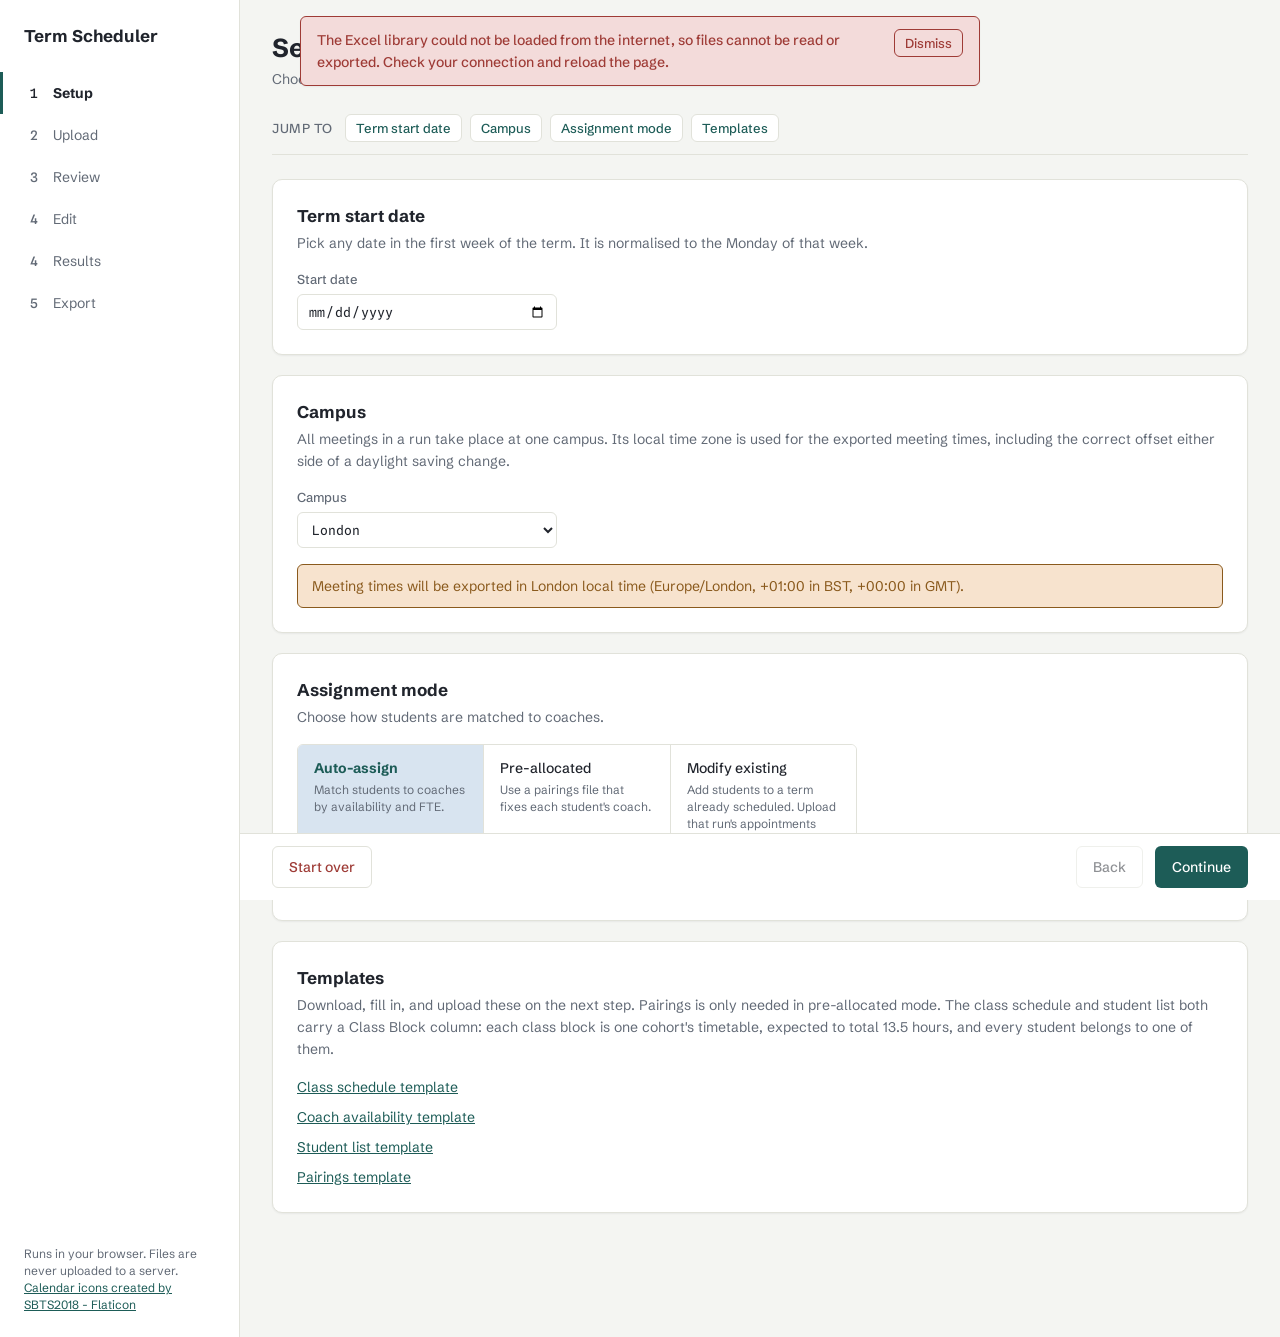
<file: index.html>
<!doctype html>
<html lang="en">
<head>
  <meta charset="UTF-8" />
  <meta name="viewport" content="width=device-width, initial-scale=1.0" />
  <title>Term Scheduler</title>
  <link rel="icon" href="favicon.png" type="image/png">
  <link rel="stylesheet" href="styles.css" />
  <!-- SPEC.md §2: SheetJS from CDN is the app's only external request. If it
       fails to load, app.js says so on screen rather than breaking silently. -->
  <script src="https://cdn.sheetjs.com/xlsx-latest/package/dist/xlsx.full.min.js"></script>
</head>
<body>
  <noscript>
    <p class="noscript-notice">
      This tool needs JavaScript to read your spreadsheets and build the schedule. Turn JavaScript on for this page and reload.
    </p>
  </noscript>

  <div id="app-alerts" class="alerts" role="region" aria-label="Notifications"></div>

  <div class="app">

    <nav class="rail" aria-label="Progress">
      <div class="wordmark">Term Scheduler</div>
      <ol class="rail-steps" id="stepper-list">
        <li>
          <button type="button" class="stepper-item" data-step="setup">
            <span class="stepper-index">1</span>
            <span class="stepper-label">Setup</span>
          </button>
        </li>
        <li>
          <button type="button" class="stepper-item" data-step="upload">
            <span class="stepper-index">2</span>
            <span class="stepper-label">Upload</span>
          </button>
        </li>
        <li>
          <button type="button" class="stepper-item" data-step="review">
            <span class="stepper-index">3</span>
            <span class="stepper-label">Review</span>
          </button>
        </li>
        <li>
          <button type="button" class="stepper-item" data-step="edit" hidden>
            <span class="stepper-index">4</span>
            <span class="stepper-label">Edit</span>
          </button>
        </li>
        <li>
          <button type="button" class="stepper-item" data-step="results">
            <span class="stepper-index" id="results-step-index">4</span>
            <span class="stepper-label">Results</span>
          </button>
        </li>
        <li>
          <button type="button" class="stepper-item" data-step="export">
            <span class="stepper-index">5</span>
            <span class="stepper-label">Export</span>
          </button>
        </li>
      </ol>
      <p class="rail-note">Runs in your browser. Files are never uploaded to a server. <a href="https://www.flaticon.com/free-icons/calendar" title="calendar icons">Calendar icons created by SBTS2018 - Flaticon</a></p>
    </nav>

    <main class="app-main">

      <!-- Step 1: Setup -->
      <section class="step-panel" data-step="setup">
        <h1 class="page-title">Set up the term</h1>
        <p class="page-sub">Choose the term start date and how students are matched to coaches.</p>

        <nav class="jump-bar" data-jump="setup" aria-label="Jump to a section on this page" hidden></nav>

        <div class="card">
          <h2>Term start date</h2>
          <p class="help-text">Pick any date in the first week of the term. It is normalised to the Monday of that week.</p>
          <label class="field">
            <span>Start date</span>
            <input type="date" id="start-date-input" />
          </label>
          <p id="date-notice" class="banner banner-inline" hidden></p>
        </div>

        <div class="card">
          <h2>Campus</h2>
          <p class="help-text">All meetings in a run take place at one campus. Its local time zone is used for the exported meeting times, including the correct offset either side of a daylight saving change.</p>
          <label class="field">
            <span>Campus</span>
            <select id="campus-select"></select>
          </label>
          <p id="campus-notice" class="banner banner-inline"></p>
        </div>

        <div class="card">
          <h2>Assignment mode</h2>
          <p class="help-text">Choose how students are matched to coaches.</p>
          <div class="toggle-group" role="radiogroup" aria-label="Assignment mode">
            <label class="toggle-option">
              <input type="radio" name="mode" id="mode-auto" value="auto" />
              <span>
                <strong>Auto-assign</strong>
                <small>Match students to coaches by availability and FTE.</small>
              </span>
            </label>
            <label class="toggle-option">
              <input type="radio" name="mode" id="mode-pre-allocated" value="pre-allocated" />
              <span>
                <strong>Pre-allocated</strong>
                <small>Use a pairings file that fixes each student's coach.</small>
              </span>
            </label>
            <label class="toggle-option">
              <input type="radio" name="mode" id="mode-modify-existing" value="modify-existing" />
              <span>
                <strong>Modify existing</strong>
                <small>Add students to a term already scheduled. Upload that run's appointments export; only the new students are scheduled and exported.</small>
              </span>
            </label>
          </div>
        </div>

        <div class="card">
          <h2>Templates</h2>
          <p class="help-text">Download, fill in, and upload these on the next step. Pairings is only needed in pre-allocated mode. The class schedule and student list both carry a Class Block column: each class block is one cohort's timetable, expected to total 13.5 hours, and every student belongs to one of them.</p>
          <ul class="template-list">
            <li>
              <a href="templates/class_schedule_template.xlsx" download>Class schedule template</a>
            </li>
            <li>
              <a href="templates/coach_availability_template.xlsx" download>Coach availability template</a>
            </li>
            <li>
              <a href="templates/students_template.xlsx" download>Student list template</a>
            </li>
            <li>
              <a href="templates/pairings_template.xlsx" download>Pairings template</a>
            </li>
          </ul>
        </div>
      </section>

      <!-- Step 2: Upload -->
      <section class="step-panel" data-step="upload" hidden>
        <h1 class="page-title">Upload files</h1>
        <p class="page-sub">Drag and drop each file, or click to choose one. Each file is checked as soon as it is read.</p>

        <nav class="jump-bar" data-jump="upload" aria-label="Jump to a section on this page" hidden></nav>

        <div class="upload-toolbar">
          <button type="button" id="clear-uploads-btn" class="btn btn-destructive">Clear all uploads</button>
        </div>

        <!-- SPEC.md §19.1 — modify-existing mode only: the appointments export
             the previous run produced, read back as the bookings that already
             exist. -->
        <div class="card upload-card" id="existing-appointments-upload-card" hidden>
          <h2>Previous appointments export</h2>
          <p class="help-text">The appointments file the earlier run exported. Its meetings are treated as booked: they hold their coaches' slots, they count towards each coach's load, and the students in it are not scheduled again.</p>
          <label class="dropzone" data-upload="existingAppointments">
            <input type="file" accept=".xlsx" class="file-input" hidden />
            <span class="dropzone-text">Drag and drop the file here, or click to choose</span>
            <span class="dropzone-check" hidden>&#10003;</span>
            <span class="dropzone-filename" hidden></span>
            <span class="dropzone-meta" hidden></span>
            <span class="dropzone-replace" hidden>Replace</span>
          </label>
          <div class="upload-result" hidden></div>
        </div>

        <div class="card upload-card">
          <h2>Class schedule</h2>
          <p class="help-text">One row per class, each naming its class block. A class block is one cohort's whole timetable and is expected to total 13.5 hours. A block that comes to anything else is flagged, but the file is still accepted.</p>
          <label class="dropzone" data-upload="classSchedule">
            <input type="file" accept=".xlsx" class="file-input" hidden />
            <span class="dropzone-text">Drag and drop the file here, or click to choose</span>
            <span class="dropzone-check" hidden>&#10003;</span>
            <span class="dropzone-filename" hidden></span>
            <span class="dropzone-meta" hidden></span>
            <span class="dropzone-replace" hidden>Replace</span>
          </label>
          <div class="upload-result" hidden></div>
        </div>

        <div class="card upload-card">
          <h2>Coach availability</h2>
          <p class="help-text">The weekly windows each coach can meet students in.</p>
          <label class="dropzone" data-upload="coachAvailability">
            <input type="file" accept=".xlsx" class="file-input" hidden />
            <span class="dropzone-text">Drag and drop the file here, or click to choose</span>
            <span class="dropzone-check" hidden>&#10003;</span>
            <span class="dropzone-filename" hidden></span>
            <span class="dropzone-meta" hidden></span>
            <span class="dropzone-replace" hidden>Replace</span>
          </label>
          <div class="upload-result" hidden></div>
        </div>

        <div class="card upload-card">
          <h2>Student list</h2>
          <p class="help-text">One row per student, with the Salesforce contact ID and the class block they belong to.</p>
          <label class="dropzone" data-upload="studentList">
            <input type="file" accept=".xlsx" class="file-input" hidden />
            <span class="dropzone-text">Drag and drop the file here, or click to choose</span>
            <span class="dropzone-check" hidden>&#10003;</span>
            <span class="dropzone-filename" hidden></span>
            <span class="dropzone-meta" hidden></span>
            <span class="dropzone-replace" hidden>Replace</span>
          </label>
          <div class="upload-result" hidden></div>
        </div>

        <div class="card upload-card" id="pairings-upload-card" hidden>
          <h2>Pairings</h2>
          <p class="help-text">Required in pre-allocated mode.</p>
          <label class="dropzone" data-upload="pairings">
            <input type="file" accept=".xlsx" class="file-input" hidden />
            <span class="dropzone-text">Drag and drop the file here, or click to choose</span>
            <span class="dropzone-check" hidden>&#10003;</span>
            <span class="dropzone-filename" hidden></span>
            <span class="dropzone-meta" hidden></span>
            <span class="dropzone-replace" hidden>Replace</span>
          </label>
          <div class="upload-result" hidden></div>
        </div>
      </section>

      <!-- Step 3: Review -->
      <section class="step-panel" data-step="review" hidden>
        <h1 class="page-title">Review capacity</h1>
        <p class="page-sub" id="review-sub">Coach capacity and FTE for the 15 term weeks.</p>

        <nav class="jump-bar" data-jump="review" aria-label="Jump to a section on this page" hidden></nav>

        <div class="ribbon-mount" data-ribbon="review"></div>

        <div class="review-toolbar">
          <button type="button" id="blocking-toggle" class="btn btn-secondary" aria-expanded="false" aria-controls="blocking-sheet">
            Blocked weeks/dates
          </button>
          <span class="help-text" id="blocking-summary"></span>
        </div>

        <div id="review-content"></div>
      </section>

      <!-- Step 4: Edit (SPEC.md §17) -->
      <section class="step-panel" data-step="edit" hidden>
        <h1 class="page-title">Edit the schedule</h1>
        <p class="page-sub" id="edit-sub">Move, place or swap a student's whole placement. No edit is required.</p>

        <nav class="jump-bar" data-jump="edit" aria-label="Jump to a section on this page" hidden></nav>

        <div class="ribbon-mount" data-ribbon="edit"></div>

        <!-- Announces the result of every placement, including a refusal and
             its reason (SPEC.md §17.9). -->
        <p id="edit-live" class="visually-hidden" role="status" aria-live="polite"></p>

        <div id="edit-content"></div>
      </section>

      <!-- Step 5: Results -->
      <section class="step-panel" data-step="results" hidden>
        <h1 class="page-title">Results</h1>
        <p class="page-sub" id="results-sub">The schedule, exceptions, and bookings appear here.</p>

        <nav class="jump-bar" data-jump="results" aria-label="Jump to a section on this page" hidden></nav>

        <div class="ribbon-mount" data-ribbon="results"></div>

        <div id="results-content"></div>

        <!-- SPEC.md §14: the Bookings card. It sat on Results in v1.5, moved to
             Edit in v1.9, and comes back to Results here so Edit holds only the
             tools that change a placement. -->
        <div id="results-bookings-mount"></div>
      </section>

      <!-- Step 6: Export (SPEC.md §7) — every file the run produces, and the
           settings that shape them, on one page. -->
      <section class="step-panel" data-step="export" hidden>
        <h1 class="page-title">Export</h1>
        <p class="page-sub" id="export-sub">The files this run produces, and the column layout they use.</p>

        <nav class="jump-bar" data-jump="export" aria-label="Jump to a section on this page" hidden></nav>

        <div id="export-content"></div>

        <div class="card" id="export-settings-card">
          <h2>
            <button type="button" id="export-settings-toggle" class="export-settings-toggle" aria-expanded="false" aria-controls="export-settings-body">
              Export settings
              <span class="export-settings-caret" aria-hidden="true">&#9656;</span>
            </button>
          </h2>
          <p class="help-text">Rename headers, reorder columns, include or exclude columns, or add fixed-value columns. Changes are saved automatically and applied to the preview and export.</p>
          <div id="export-settings-body" hidden>
            <div class="table-wrap" style="max-height:none">
              <table id="mapping-table">
                <thead>
                  <tr><th>Order</th><th>Include</th><th>Header</th><th>Source / value</th><th></th></tr>
                </thead>
                <tbody id="mapping-tbody"></tbody>
              </table>
            </div>
            <div class="export-settings-actions">
              <button type="button" id="add-constant-btn" class="btn btn-secondary">Add constant column</button>
              <button type="button" id="reset-mapping-btn" class="btn btn-destructive">Reset to defaults</button>
            </div>
          </div>
        </div>
      </section>

    </main>

    <!-- SPEC.md §11.2 / DESIGN.md §3.6: a right-side sheet, not a modal, so
         the tables behind it stay readable while blocks are edited. -->
    <aside class="sheet" id="blocking-sheet" aria-labelledby="blocking-sheet-title" hidden>
      <div class="sheet-head">
        <h2 id="blocking-sheet-title">Blocked weeks and dates</h2>
        <button type="button" class="icon-btn" id="blocking-close" aria-label="Close blocked weeks and dates">&#10005;</button>
      </div>
      <p class="help-text">
        Mark the weeks or dates a coach is away, or choose "All coaches" to close a week or date for everyone — a term
        holiday, say. Meetings move to another week in the same block, keeping the same coach.
      </p>

      <label class="field">
        <span>Coach</span>
        <select id="blocking-coach"></select>
      </label>

      <div class="ribbon-mount" id="blocking-ribbon"></div>
      <p class="help-text">Click a week to block or unblock it for the coach selected above.</p>

      <div class="sheet-row">
        <label class="field">
          <span>Week number</span>
          <input type="number" id="blocking-week-input" min="1" max="15" step="1" />
        </label>
        <button type="button" id="blocking-add-week" class="btn btn-secondary">Add week</button>
      </div>

      <div class="sheet-row">
        <label class="field">
          <span>Date</span>
          <input type="date" id="blocking-date-input" />
        </label>
        <button type="button" id="blocking-add-date" class="btn btn-secondary">Add date</button>
      </div>

      <p id="blocking-notice" class="banner banner-inline" hidden></p>

      <h3 class="sheet-heading">Current blocks</h3>
      <ul class="block-list" id="blocking-list"></ul>

      <div class="sheet-actions">
        <button type="button" id="blocking-clear" class="btn btn-destructive">Clear all blocks</button>
      </div>
    </aside>
  </div>

  <footer class="app-footer">
    <button type="button" id="start-over-btn" class="btn btn-destructive">Start over</button>
    <div class="app-footer-spacer"></div>
    <button type="button" id="back-btn" class="btn btn-secondary">Back</button>
    <button type="button" id="next-btn" class="btn btn-primary">Continue</button>
  </footer>

  <!-- SPEC.md §17.5a: anything that recomputes the schedule clears the manual
       edits, and only after this dialogue says how many will be lost. -->
  <dialog id="edits-discard-dialog" class="dialog" aria-labelledby="edits-discard-title">
    <form method="dialog" id="edits-discard-form">
      <h2 id="edits-discard-title">Discard your manual edits?</h2>
      <p class="help-text" id="edits-discard-body"></p>
      <div class="dialog-actions">
        <button type="submit" value="cancel" class="btn btn-secondary" id="edits-discard-cancel">Keep the edits</button>
        <button type="submit" value="confirm" class="btn btn-destructive" id="edits-discard-confirm">Discard and rebuild</button>
      </div>
    </form>
  </dialog>

  <dialog id="start-over-dialog" class="dialog" aria-labelledby="start-over-title">
    <form method="dialog" id="start-over-form">
      <h2 id="start-over-title">Start over?</h2>
      <p class="help-text" id="start-over-body">
        This clears the files you have uploaded and the schedule built from them. The files on your computer are not
        touched.
      </p>
      <!-- SPEC.md §17.5a: starting over also throws away the manual edits, so
           this dialogue has to say how many. -->
      <p class="banner banner-inline" id="start-over-edits-note" hidden></p>
      <label class="checkbox-field">
        <input type="checkbox" id="start-over-clear-settings" />
        <span>
          Also clear saved settings
          <small>Term start date, assignment mode, FTE values, blocked weeks and dates, and your export column layout.</small>
        </span>
      </label>
      <div class="dialog-actions">
        <button type="submit" value="cancel" class="btn btn-secondary" id="start-over-cancel">Cancel</button>
        <button type="submit" value="confirm" class="btn btn-destructive" id="start-over-confirm">Start over</button>
      </div>
    </form>
  </dialog>

  <script type="module" src="js/app.js"></script>
</body>
</html>
</file>
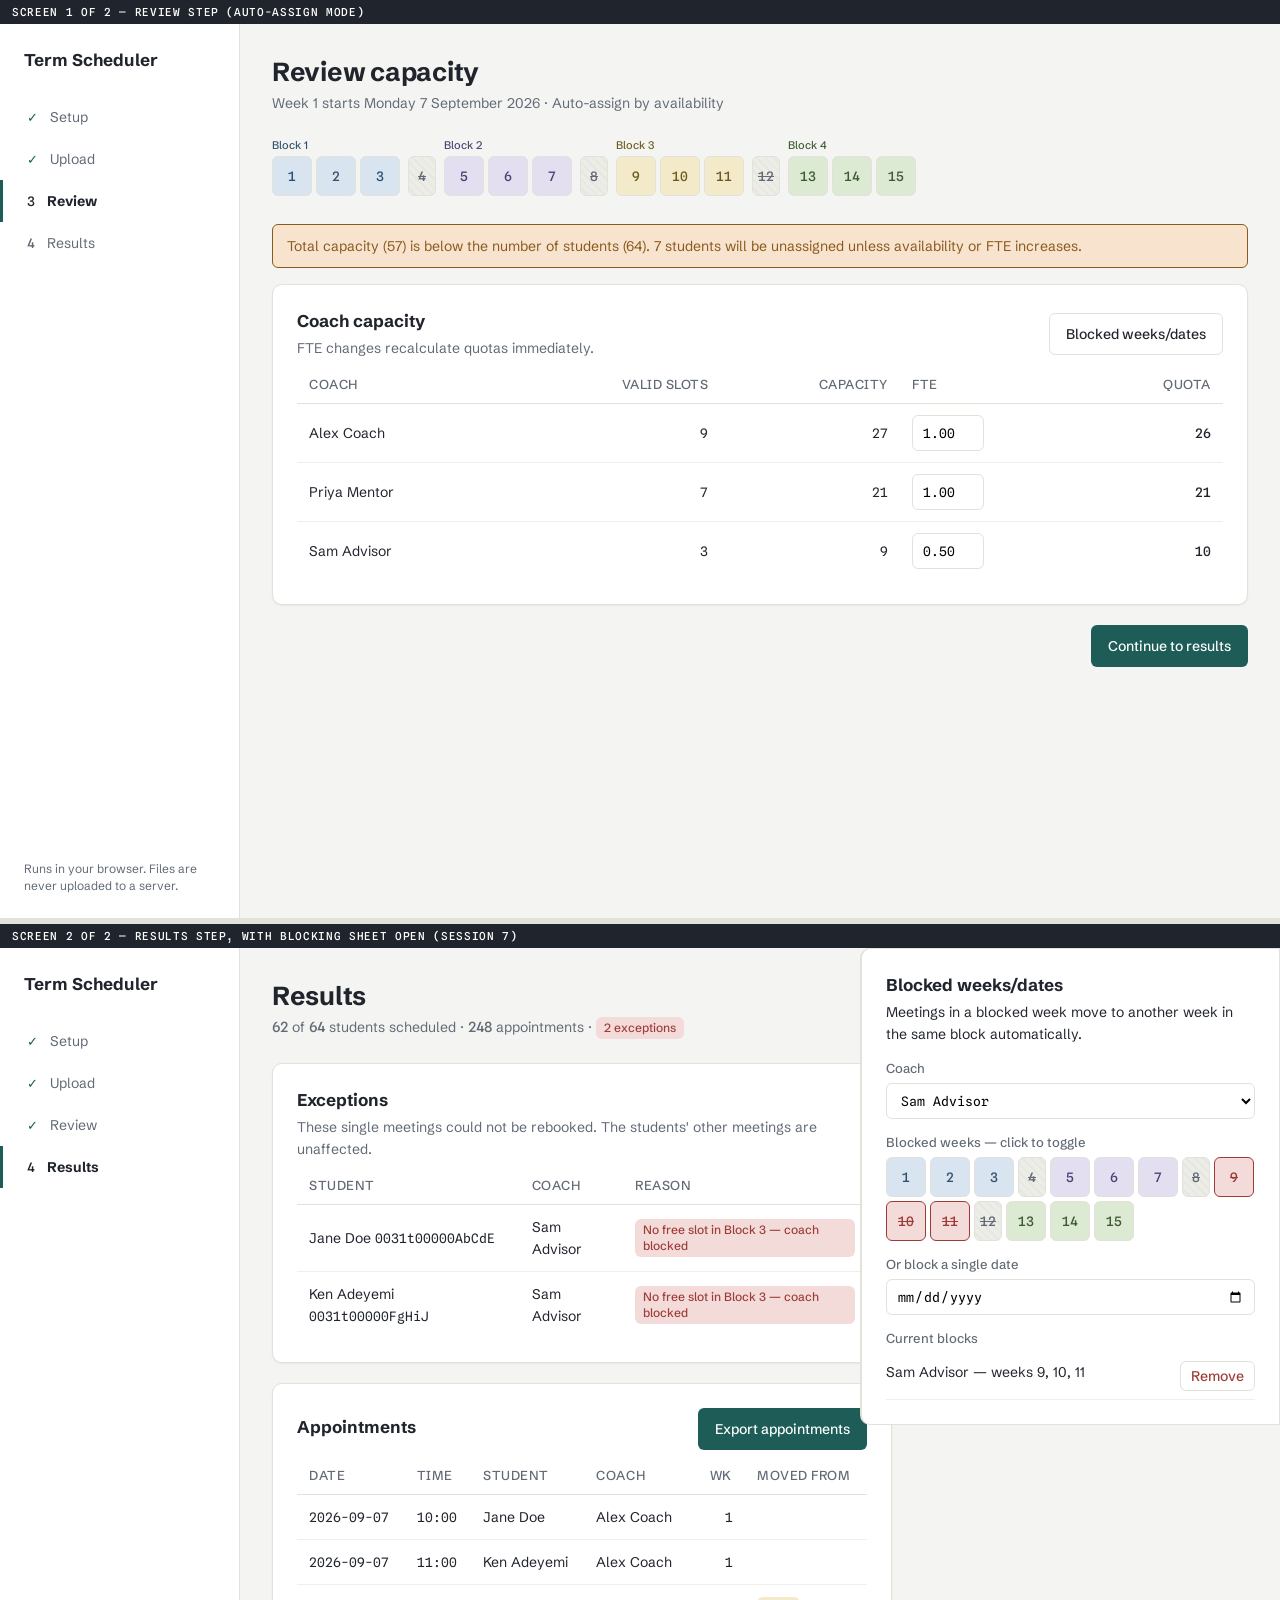
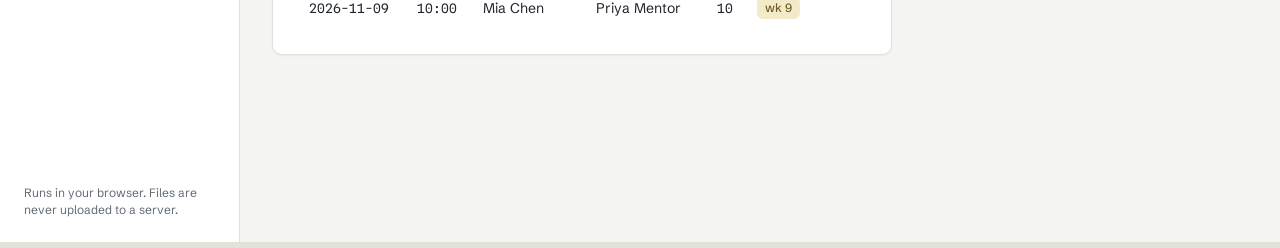
<file: mockup.html>
<!DOCTYPE html>
<html lang="en">
<head>
<meta charset="UTF-8">
<meta name="viewport" content="width=device-width, initial-scale=1">
<title>Term Scheduler — design reference</title>
<link rel="preconnect" href="https://fonts.googleapis.com">
<link href="https://fonts.googleapis.com/css2?family=Schibsted+Grotesk:wght@400;500;700&family=Spline+Sans+Mono:wght@400;500&display=swap" rel="stylesheet">
<style>
:root{
  --paper:#F4F5F2; --surface:#FFFFFF; --ink:#20242C; --ink-2:#626A76;
  --line:#E1E2DA; --action:#1D5C57; --ok-tint:#DCEBE7;
  --b1:#D8E4F0; --b1-deep:#31506F; --b2:#E3DFF0; --b2-deep:#4A4173;
  --b3:#F3EAC9; --b3-deep:#6E5A1E; --b4:#DDEAD3; --b4-deep:#3D5C33;
  --warn:#8A5A1D; --warn-tint:#F7E3CE; --err:#9E3B36; --err-tint:#F3DBDA;
  --dead:#ECEDE7;
  --ui:"Schibsted Grotesk",sans-serif; --mono:"Spline Sans Mono",monospace;
}
*{box-sizing:border-box;margin:0;padding:0}
body{background:var(--paper);color:var(--ink);font:400 14px/22px var(--ui)}
a{color:var(--action)}
.frame{display:flex;min-height:100vh;border-bottom:6px solid var(--line)}
.frame-label{position:sticky;top:0;background:var(--ink);color:#fff;font:500 11px/16px var(--mono);padding:4px 12px;letter-spacing:.06em;text-transform:uppercase;z-index:9}

/* rail */
.rail{width:240px;flex:none;background:var(--surface);border-right:1px solid var(--line);padding:24px 0;display:flex;flex-direction:column}
.wordmark{font:700 17px/24px var(--ui);padding:0 24px 24px}
.step{display:flex;gap:12px;align-items:center;padding:10px 24px;color:var(--ink-2);border-left:3px solid transparent}
.step .n{font:500 13px/18px var(--mono)}
.step.done .n{color:var(--action)}
.step.active{border-left-color:var(--action);color:var(--ink);font-weight:700}
.rail .note{margin-top:auto;padding:16px 24px 0;font-size:12px;line-height:17px;color:var(--ink-2)}

/* main */
.main{flex:1;max-width:1080px;padding:32px}
h1{font:700 26px/32px var(--ui);letter-spacing:-.01em}
.sub{color:var(--ink-2);margin:4px 0 24px}
h2{font:700 17px/24px var(--ui);margin-bottom:4px}
.card{background:var(--surface);border:1px solid var(--line);border-radius:10px;padding:24px;margin-bottom:20px;box-shadow:0 1px 2px rgb(32 36 44 / 6%)}
.card .desc{color:var(--ink-2);margin-bottom:16px}

/* term ribbon */
.ribbon{display:flex;gap:8px;align-items:flex-end;margin:0 0 28px}
.blockgroup{display:flex;flex-direction:column;gap:4px}
.blockgroup>span{font:500 11px/14px var(--ui);color:var(--ink-2)}
.g1>span{color:var(--b1-deep)} .g2>span{color:var(--b2-deep)} .g3>span{color:var(--b3-deep)} .g4>span{color:var(--b4-deep)}
.g1 .wk:not(.dead):not(.blocked){background:var(--b1);color:var(--b1-deep)}
.g2 .wk:not(.dead):not(.blocked){background:var(--b2);color:var(--b2-deep)}
.g3 .wk:not(.dead):not(.blocked){background:var(--b3);color:var(--b3-deep)}
.g4 .wk:not(.dead):not(.blocked){background:var(--b4);color:var(--b4-deep)}
.weeks{display:flex;gap:4px}
.wk{width:40px;height:40px;border:1px solid var(--line);border-radius:6px;background:var(--surface);
    display:flex;align-items:center;justify-content:center;font:500 13px/18px var(--mono)}
.wk.dead{width:28px;background:var(--dead);color:var(--ink-2);text-decoration:line-through;
  background-image:repeating-linear-gradient(45deg,transparent 0 4px,rgb(225 226 218/.55) 4px 6px)}
.wk.blocked{background:var(--err-tint) !important;border-color:var(--err);color:var(--err) !important;text-decoration:line-through}
.wk.warn{position:relative}
.wk.warn::after{content:"";position:absolute;top:4px;right:4px;width:6px;height:6px;border-radius:50%;background:var(--warn)}

/* tables */
table{width:100%;border-collapse:collapse}
th{font:500 13px/18px var(--ui);text-transform:uppercase;letter-spacing:.04em;color:var(--ink-2);
   text-align:left;padding:0 12px 10px;border-bottom:1px solid var(--line)}
td{padding:11px 12px;border-bottom:1px solid rgb(221 225 219/.5)}
tr:last-child td{border-bottom:0}
.mono{font:400 13px/18px var(--mono)} .mono5{font:500 13px/18px var(--mono)}
.num{text-align:right}
input.fte{width:72px;height:36px;border:1px solid var(--line);border-radius:6px;
  font:400 13px/18px var(--mono);padding:0 10px}
input.fte:focus{outline:2px solid var(--action);outline-offset:2px;border-color:var(--action)}

/* chips, banners, buttons */
.chip{display:inline-block;font:500 12px/16px var(--ui);padding:3px 8px;border-radius:6px}
.chip.ok{background:var(--ok-tint);color:var(--action)}
.chip.warn{background:var(--warn-tint);color:var(--warn)}
.chip.exc{background:var(--err-tint);color:var(--err)}
.banner{border:1px solid var(--warn);background:var(--warn-tint);color:var(--warn);
  border-radius:6px;padding:10px 14px;margin-bottom:16px}
.btn{font:500 14px/20px var(--ui);border-radius:6px;padding:10px 16px;border:1px solid transparent;cursor:pointer}
.btn.primary{background:var(--action);color:#fff}
.btn.secondary{background:var(--surface);border-color:var(--line);color:var(--ink)}
.btn.destructive{background:var(--surface);border-color:var(--line);color:var(--err)}
.btn:focus-visible{outline:2px solid var(--action);outline-offset:2px}
.row{display:flex;gap:12px;align-items:center}
.spread{display:flex;justify-content:space-between;align-items:center;margin-bottom:16px}
.summaryline{font:400 14px/22px var(--ui)}
.summaryline .mono5{font-size:14px}

/* blocking sheet */
.sheetwrap{position:relative}
.sheet{position:absolute;right:0;top:0;width:420px;background:var(--surface);
  border:1px solid var(--line);border-left:2px solid var(--line);border-radius:10px 0 0 10px;padding:24px}
select,input[type=date]{height:36px;border:1px solid var(--line);border-radius:6px;font:400 13px/18px var(--mono);padding:0 10px;background:var(--surface);width:100%}
label{font:500 13px/18px var(--ui);color:var(--ink-2);display:block;margin:14px 0 6px}
.blocklist li{list-style:none;display:flex;justify-content:space-between;padding:8px 0;border-bottom:1px solid rgb(221 225 219/.5)}
@media (prefers-reduced-motion:no-preference){.btn,.wk,input.fte{transition:background-color .15s ease-out,border-color .15s ease-out,color .15s ease-out}}
</style>
</head>
<body>

<div class="frame-label">Screen 1 of 2 — Review step (auto-assign mode)</div>
<div class="frame">
  <nav class="rail">
    <div class="wordmark">Term Scheduler</div>
    <div class="step done"><span class="n">✓</span> Setup</div>
    <div class="step done"><span class="n">✓</span> Upload</div>
    <div class="step active"><span class="n">3</span> Review</div>
    <div class="step"><span class="n">4</span> Results</div>
    <div class="note">Runs in your browser. Files are never uploaded to a server.</div>
  </nav>
  <main class="main">
    <h1>Review capacity</h1>
    <p class="sub">Week 1 starts Monday 7 September 2026 · Auto-assign by availability</p>

    <div class="ribbon" aria-label="Term structure">
      <div class="blockgroup g1"><span>Block 1</span><div class="weeks"><div class="wk">1</div><div class="wk">2</div><div class="wk">3</div></div></div>
      <div class="blockgroup"><span>&nbsp;</span><div class="weeks"><div class="wk dead" title="No meetings — excluded week">4</div></div></div>
      <div class="blockgroup g2"><span>Block 2</span><div class="weeks"><div class="wk">5</div><div class="wk">6</div><div class="wk">7</div></div></div>
      <div class="blockgroup"><span>&nbsp;</span><div class="weeks"><div class="wk dead" title="No meetings — excluded week">8</div></div></div>
      <div class="blockgroup g3"><span>Block 3</span><div class="weeks"><div class="wk">9</div><div class="wk">10</div><div class="wk">11</div></div></div>
      <div class="blockgroup"><span>&nbsp;</span><div class="weeks"><div class="wk dead" title="No meetings — excluded week">12</div></div></div>
      <div class="blockgroup g4"><span>Block 4</span><div class="weeks"><div class="wk">13</div><div class="wk">14</div><div class="wk">15</div></div></div>
    </div>

    <div class="banner">Total capacity (57) is below the number of students (64). 7 students will be unassigned unless availability or FTE increases.</div>

    <div class="card">
      <div class="spread">
        <div><h2>Coach capacity</h2><div class="desc" style="margin:0">FTE changes recalculate quotas immediately.</div></div>
        <button class="btn secondary">Blocked weeks/dates</button>
      </div>
      <table>
        <tr><th>Coach</th><th class="num">Valid slots</th><th class="num">Capacity</th><th>FTE</th><th class="num">Quota</th></tr>
        <tr><td>Alex Coach</td><td class="mono num">9</td><td class="mono num">27</td><td><input class="fte" value="1.00"></td><td class="mono5 num">26</td></tr>
        <tr><td>Priya Mentor</td><td class="mono num">7</td><td class="mono num">21</td><td><input class="fte" value="1.00"></td><td class="mono5 num">21</td></tr>
        <tr><td>Sam Advisor</td><td class="mono num">3</td><td class="mono num">9</td><td><input class="fte" value="0.50"></td><td class="mono5 num">10</td></tr>
      </table>
    </div>

    <div class="row" style="justify-content:flex-end"><button class="btn primary">Continue to results</button></div>
  </main>
</div>

<div class="frame-label">Screen 2 of 2 — Results step, with blocking sheet open (Session 7)</div>
<div class="frame">
  <nav class="rail">
    <div class="wordmark">Term Scheduler</div>
    <div class="step done"><span class="n">✓</span> Setup</div>
    <div class="step done"><span class="n">✓</span> Upload</div>
    <div class="step done"><span class="n">✓</span> Review</div>
    <div class="step active"><span class="n">4</span> Results</div>
    <div class="note">Runs in your browser. Files are never uploaded to a server.</div>
  </nav>
  <main class="main sheetwrap">
    <h1>Results</h1>
    <p class="sub summaryline"><span class="mono5">62</span> of <span class="mono5">64</span> students scheduled · <span class="mono5">248</span> appointments · <span class="chip exc">2 exceptions</span></p>

    <div class="card" style="max-width:620px">
      <h2>Exceptions</h2>
      <p class="desc">These single meetings could not be rebooked. The students' other meetings are unaffected.</p>
      <table>
        <tr><th>Student</th><th>Coach</th><th>Reason</th></tr>
        <tr><td>Jane Doe <span class="mono">0031t00000AbCdE</span></td><td>Sam Advisor</td><td><span class="chip exc">No free slot in Block 3 — coach blocked</span></td></tr>
        <tr><td>Ken Adeyemi <span class="mono">0031t00000FgHiJ</span></td><td>Sam Advisor</td><td><span class="chip exc">No free slot in Block 3 — coach blocked</span></td></tr>
      </table>
    </div>

    <div class="card" style="max-width:620px">
      <div class="spread"><h2>Appointments</h2><button class="btn primary">Export appointments</button></div>
      <table>
        <tr><th>Date</th><th>Time</th><th>Student</th><th>Coach</th><th>Wk</th><th>Moved from</th></tr>
        <tr><td class="mono">2026-09-07</td><td class="mono">10:00</td><td>Jane Doe</td><td>Alex Coach</td><td class="mono num">1</td><td></td></tr>
        <tr><td class="mono">2026-09-07</td><td class="mono">11:00</td><td>Ken Adeyemi</td><td>Alex Coach</td><td class="mono num">1</td><td></td></tr>
        <tr><td class="mono">2026-11-09</td><td class="mono">10:00</td><td>Mia Chen</td><td>Priya Mentor</td><td class="mono num">10</td><td><span class="chip" style="background:var(--b3);color:var(--b3-deep)">wk 9</span></td></tr>
      </table>
    </div>

    <aside class="sheet" aria-label="Blocked weeks and dates">
      <h2>Blocked weeks/dates</h2>
      <p class="desc">Meetings in a blocked week move to another week in the same block automatically.</p>
      <label for="c">Coach</label>
      <select id="c"><option>Sam Advisor</option></select>
      <label>Blocked weeks — click to toggle</label>
      <div class="weeks" style="flex-wrap:wrap">
        <span class="g1" style="display:contents"><div class="wk">1</div><div class="wk">2</div><div class="wk">3</div></span><div class="wk dead">4</div>
        <span class="g2" style="display:contents"><div class="wk">5</div><div class="wk">6</div><div class="wk">7</div></span><div class="wk dead">8</div>
        <span class="g3" style="display:contents"><div class="wk blocked">9</div><div class="wk blocked">10</div><div class="wk blocked">11</div></span><div class="wk dead">12</div>
        <span class="g4" style="display:contents"><div class="wk">13</div><div class="wk">14</div><div class="wk">15</div></span>
      </div>
      <label for="d">Or block a single date</label>
      <input type="date" id="d">
      <label>Current blocks</label>
      <ul class="blocklist">
        <li>Sam Advisor — weeks 9, 10, 11 <button class="btn destructive" style="padding:4px 10px">Remove</button></li>
      </ul>
    </aside>
  </main>
</div>
</body>
</html>
</file>
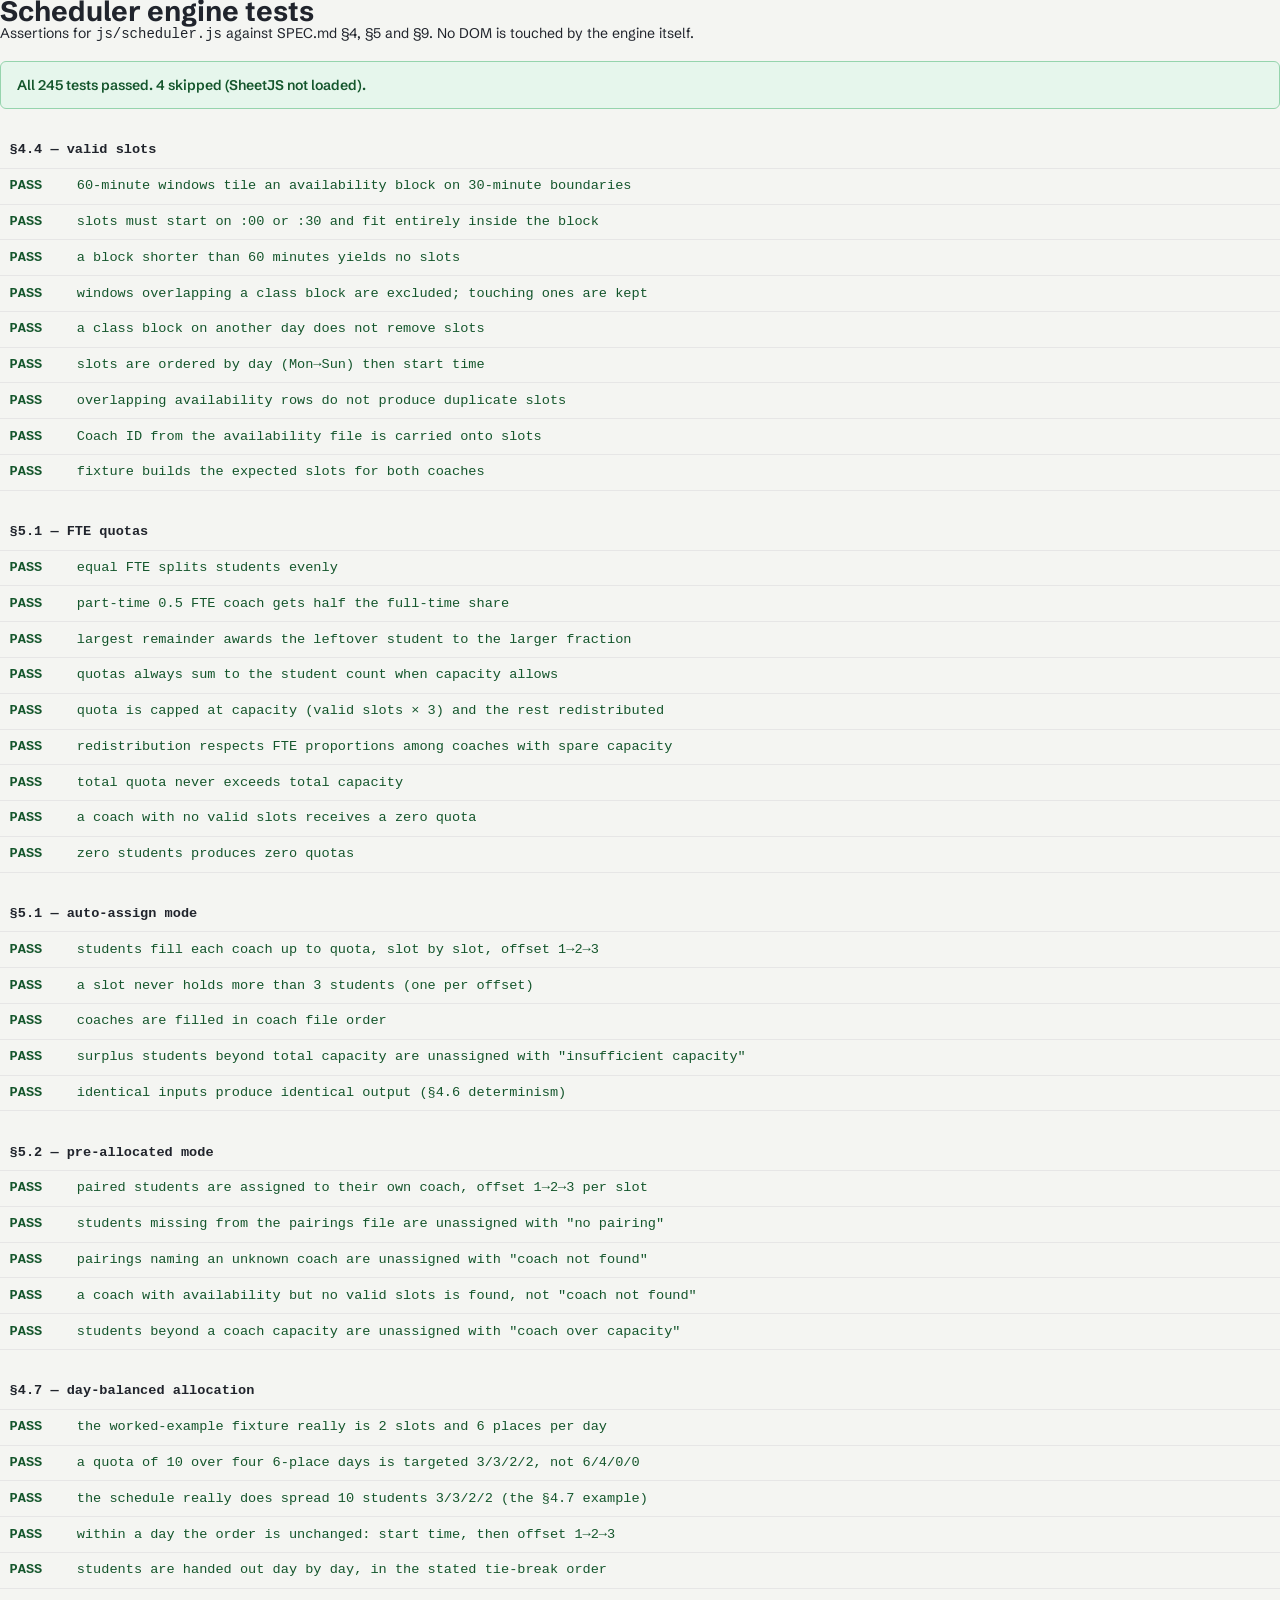
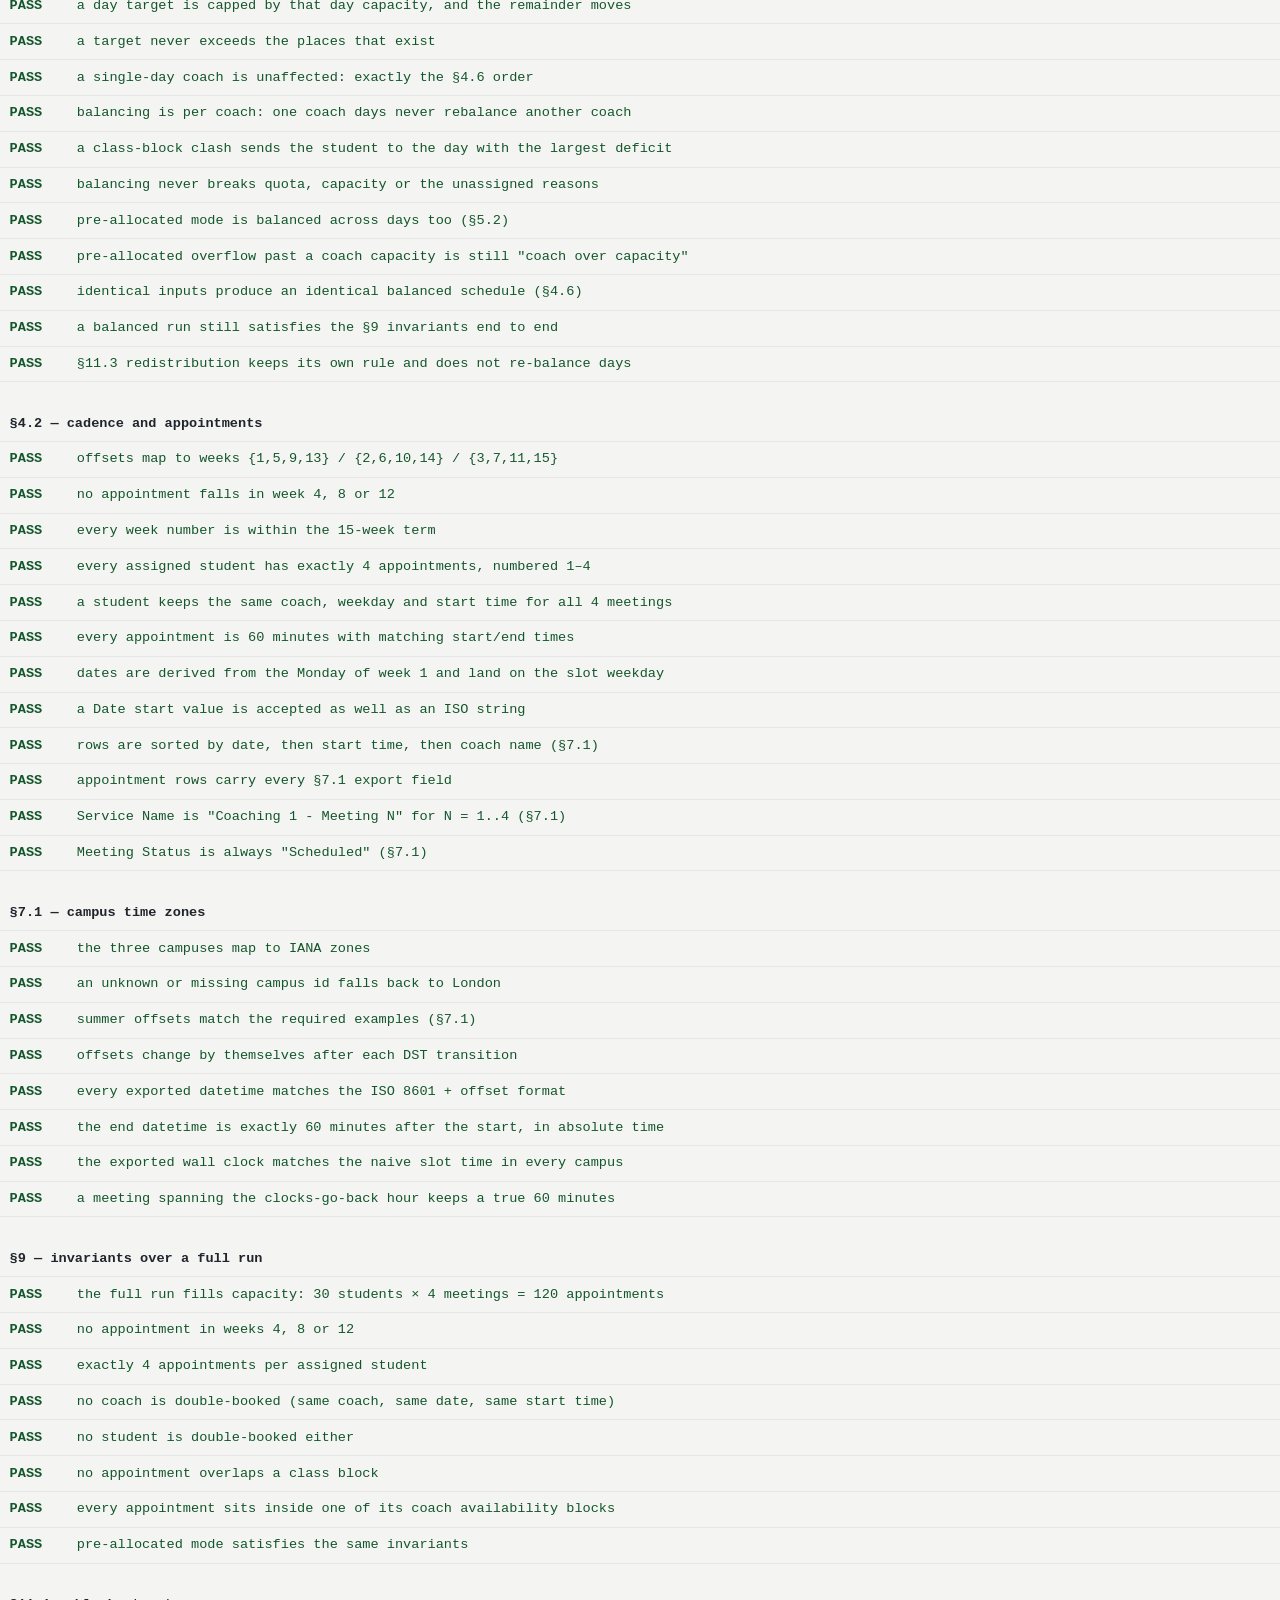
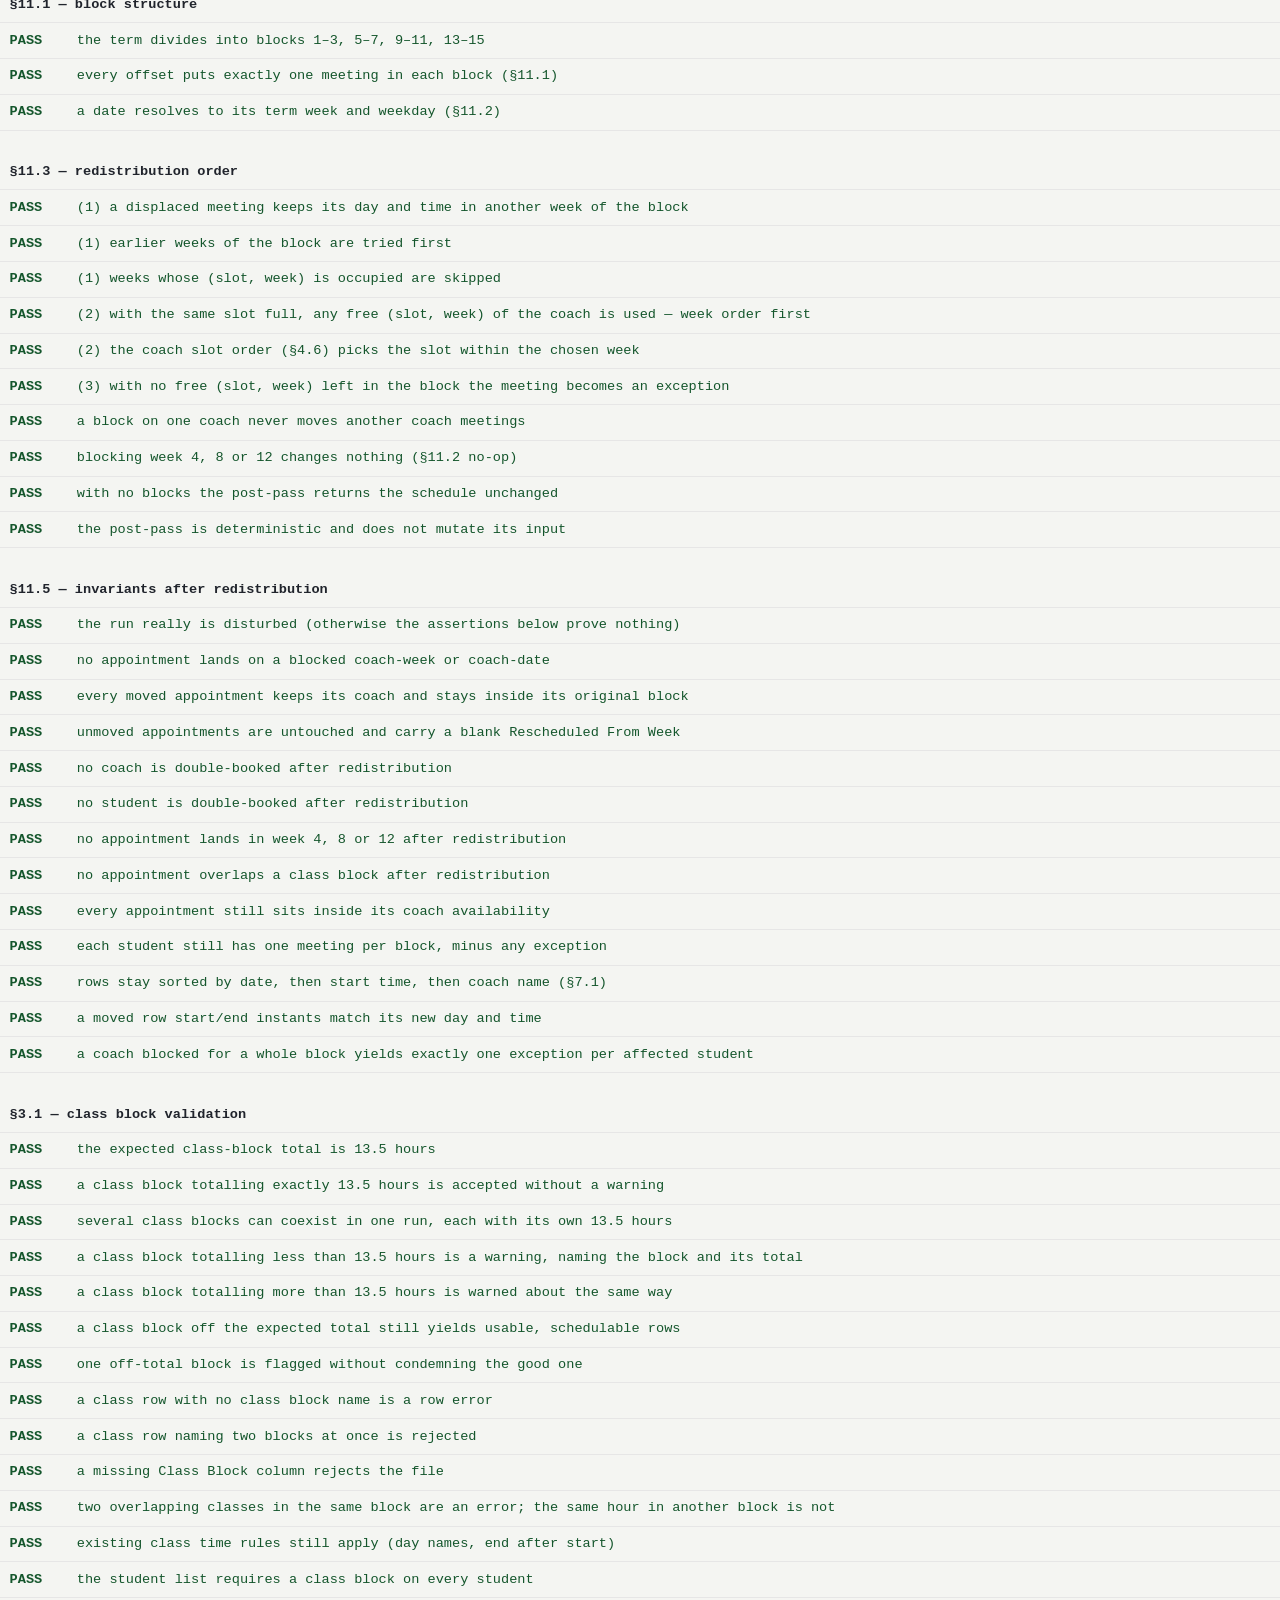
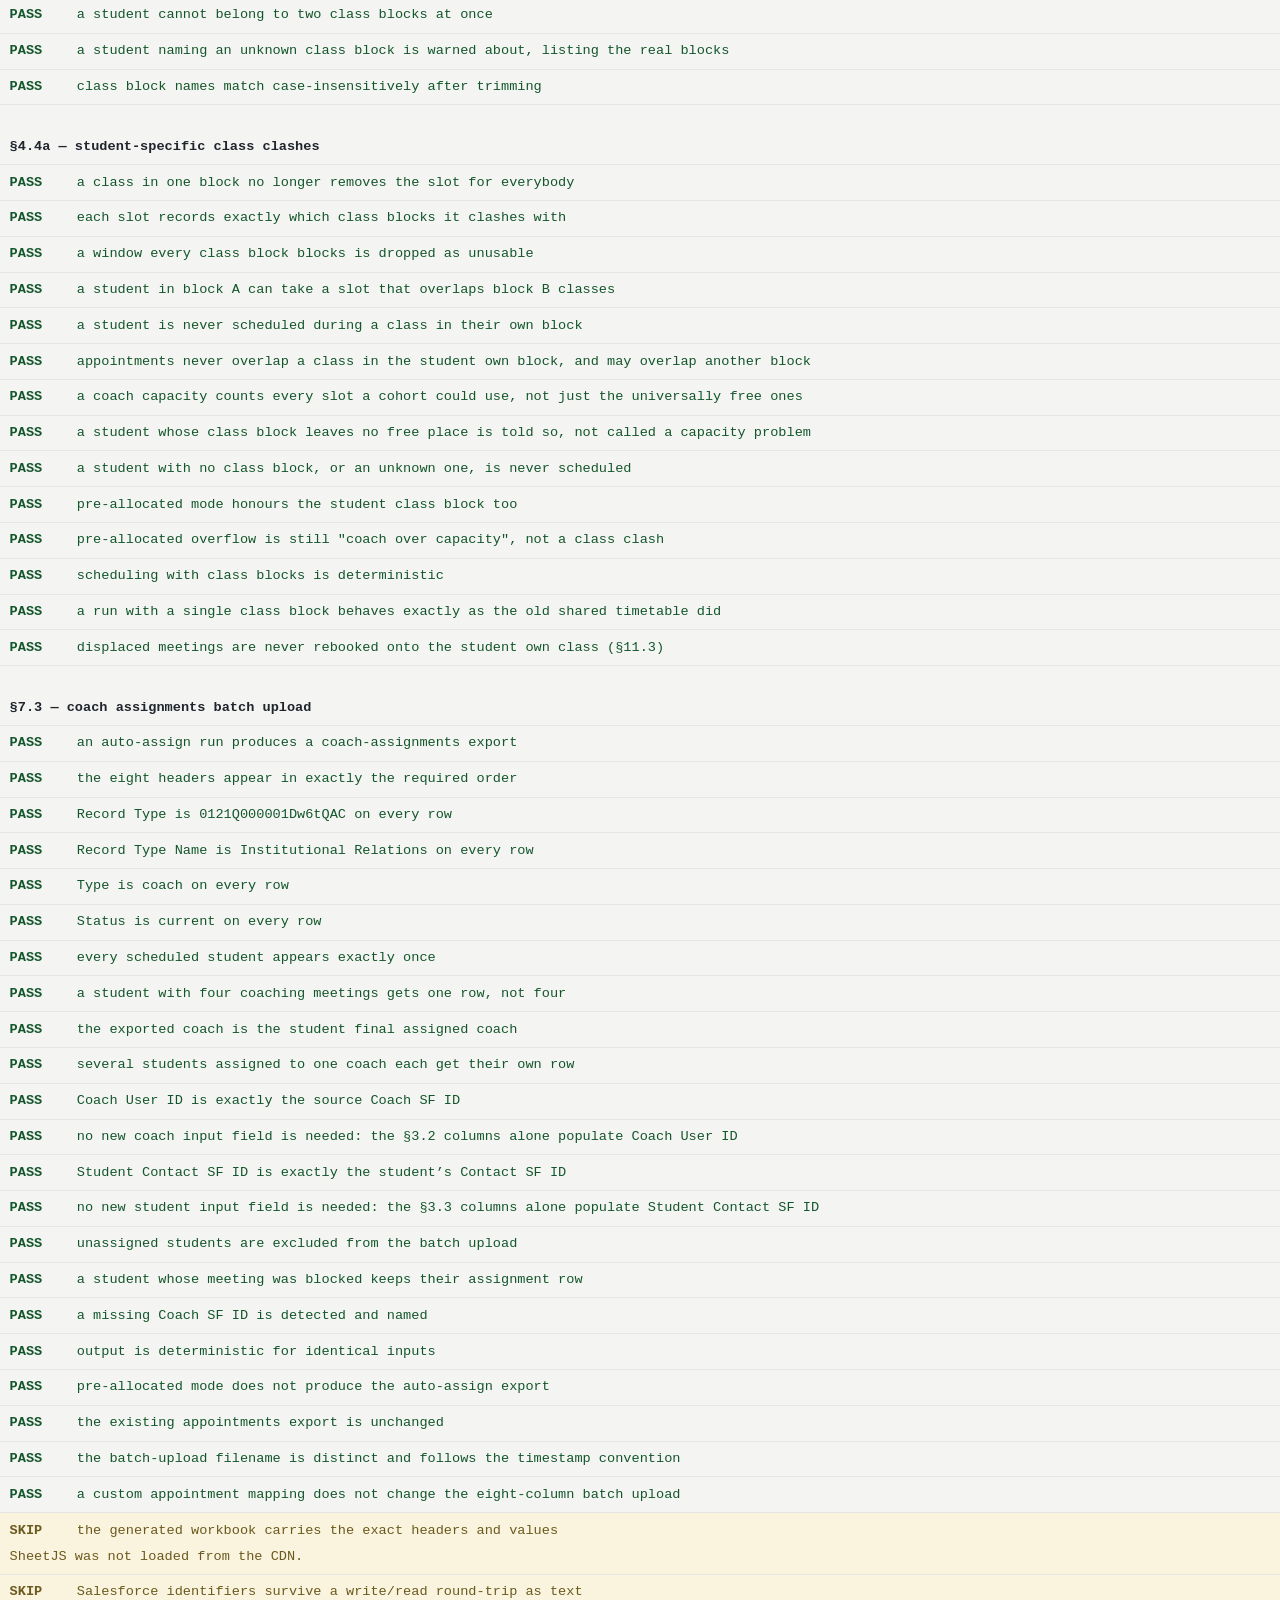
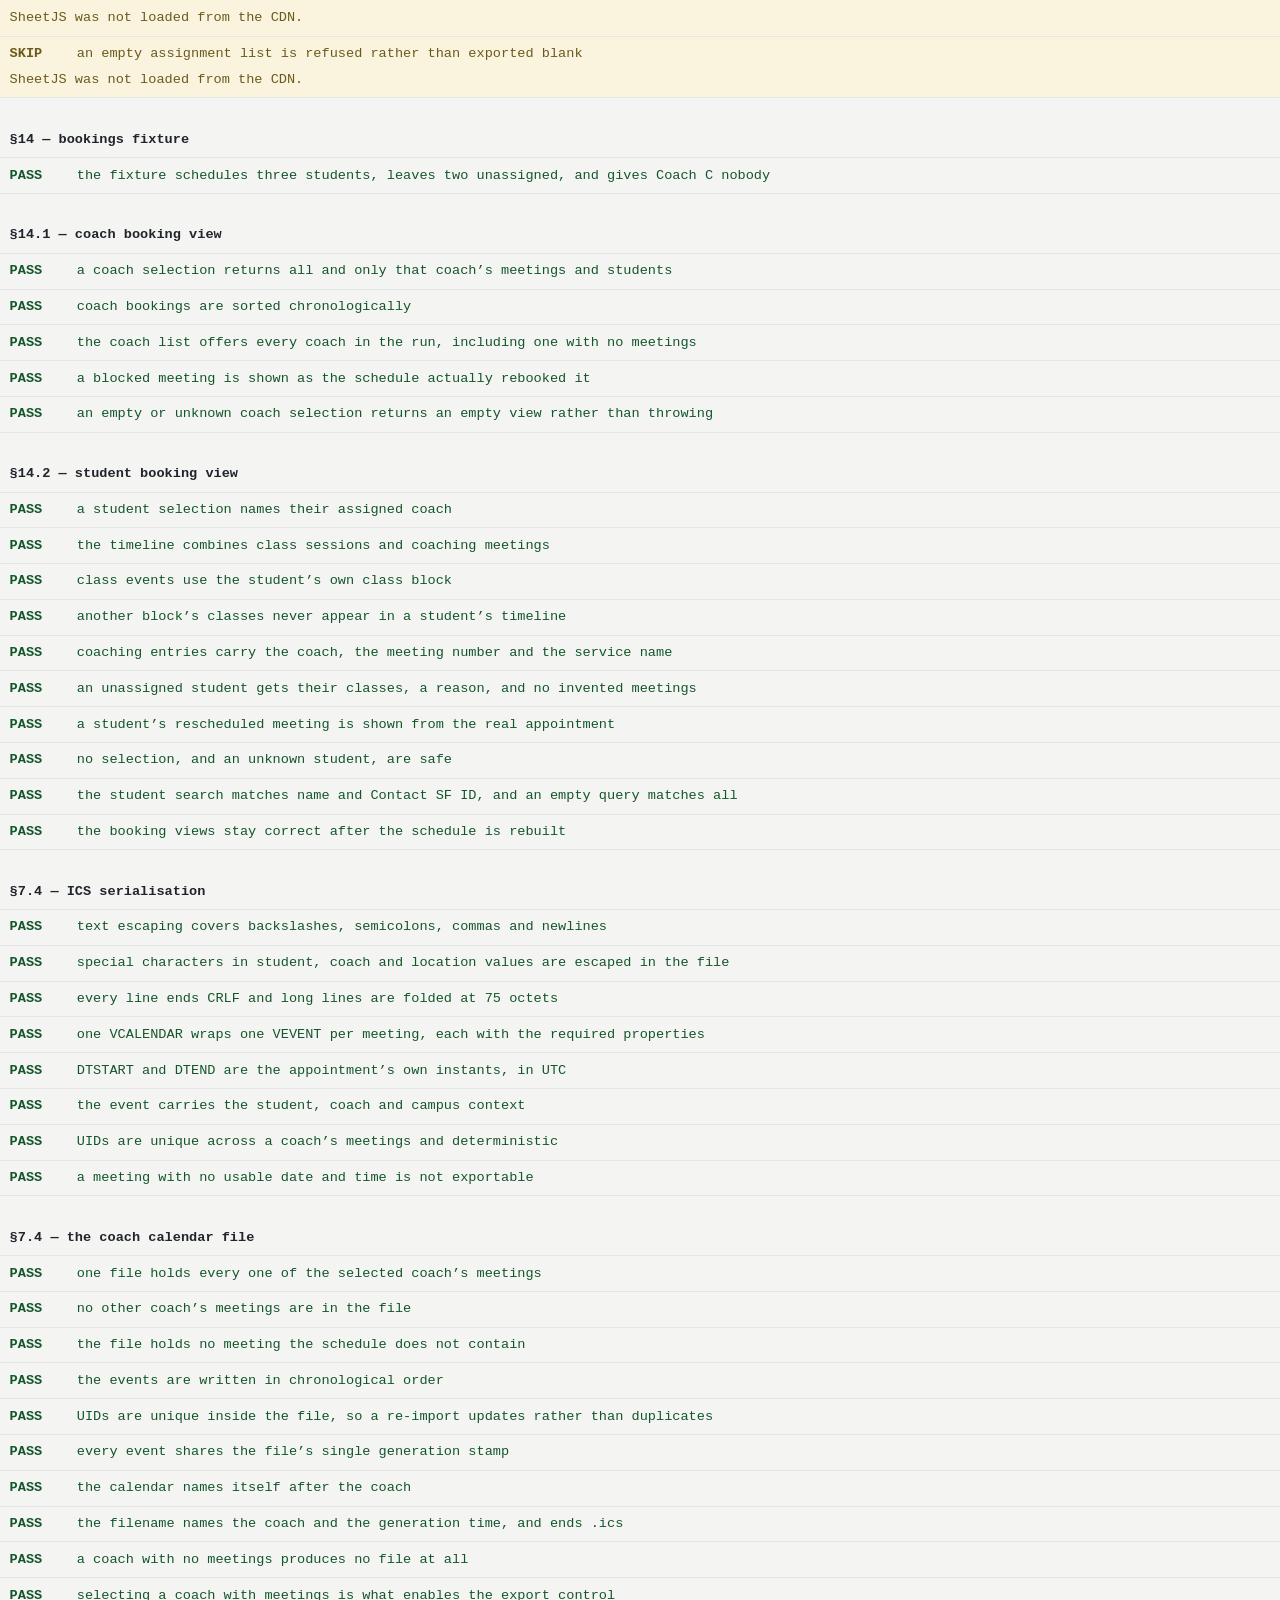
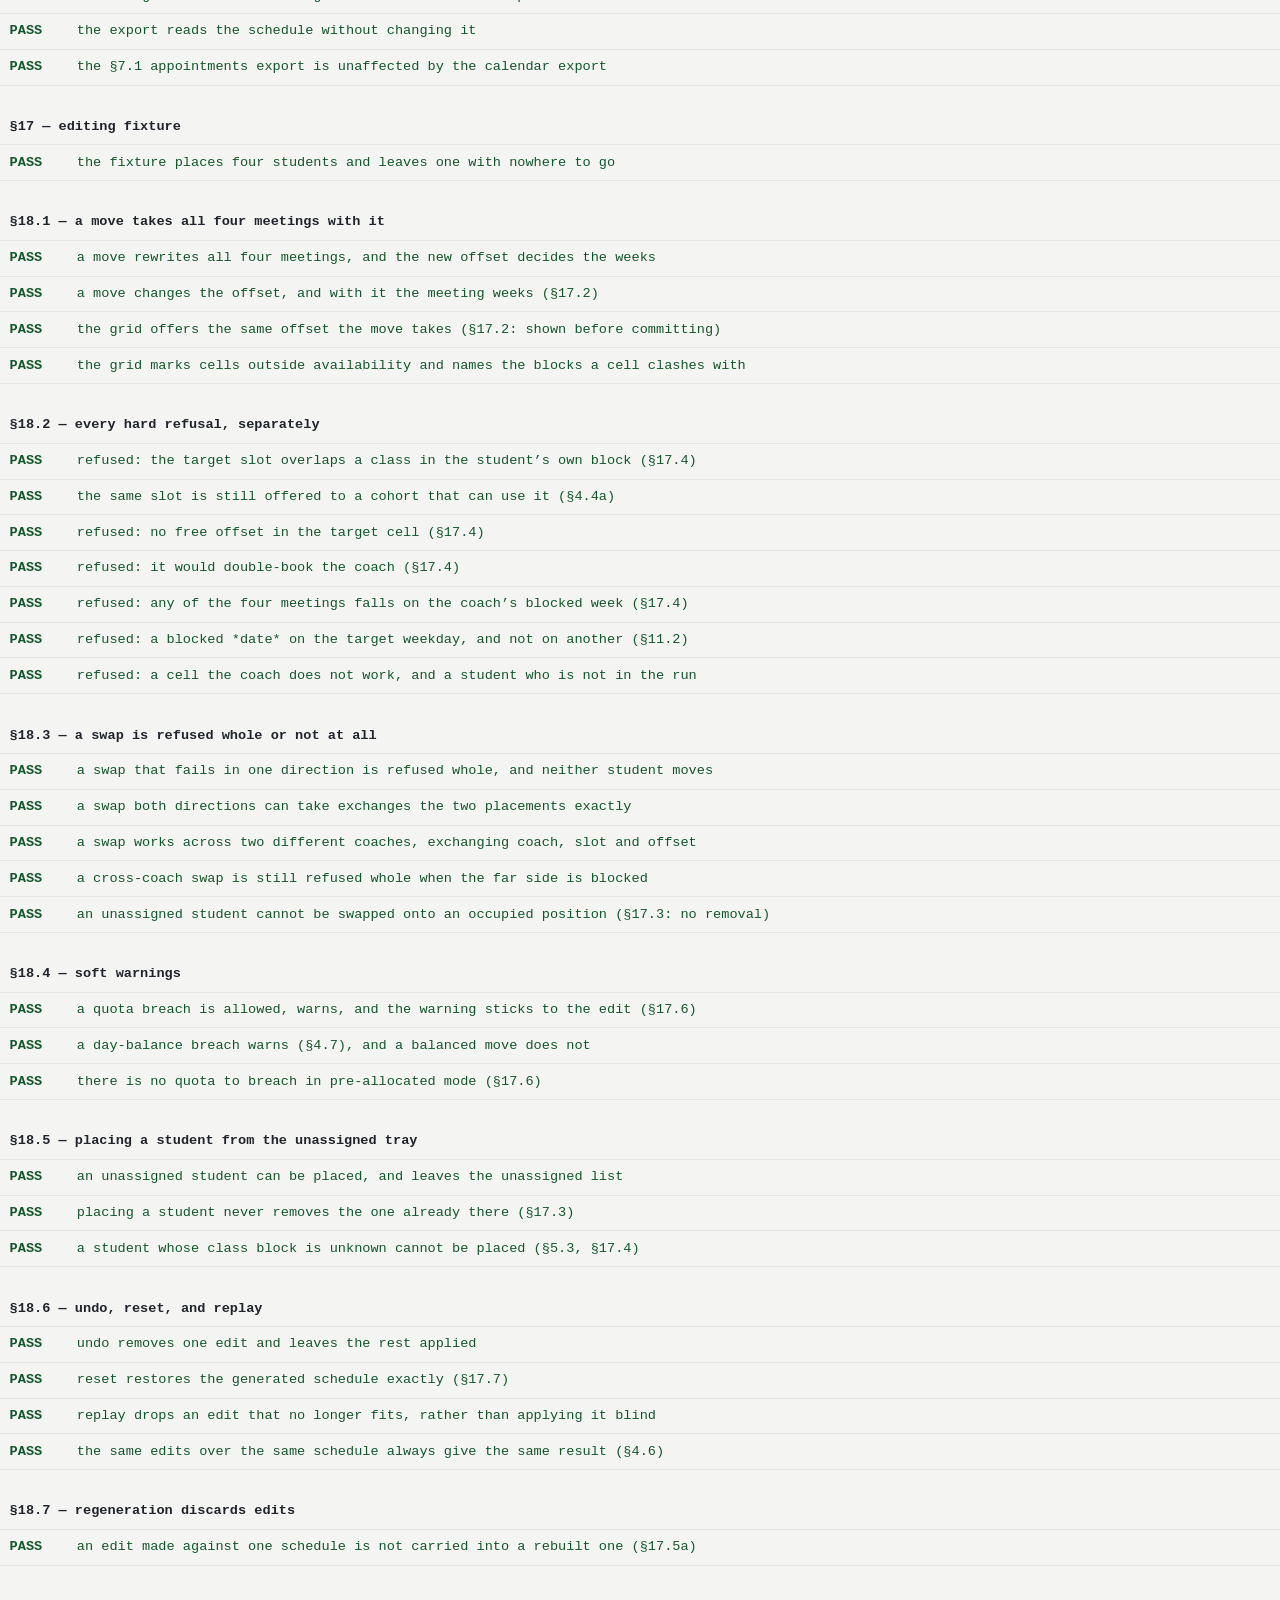
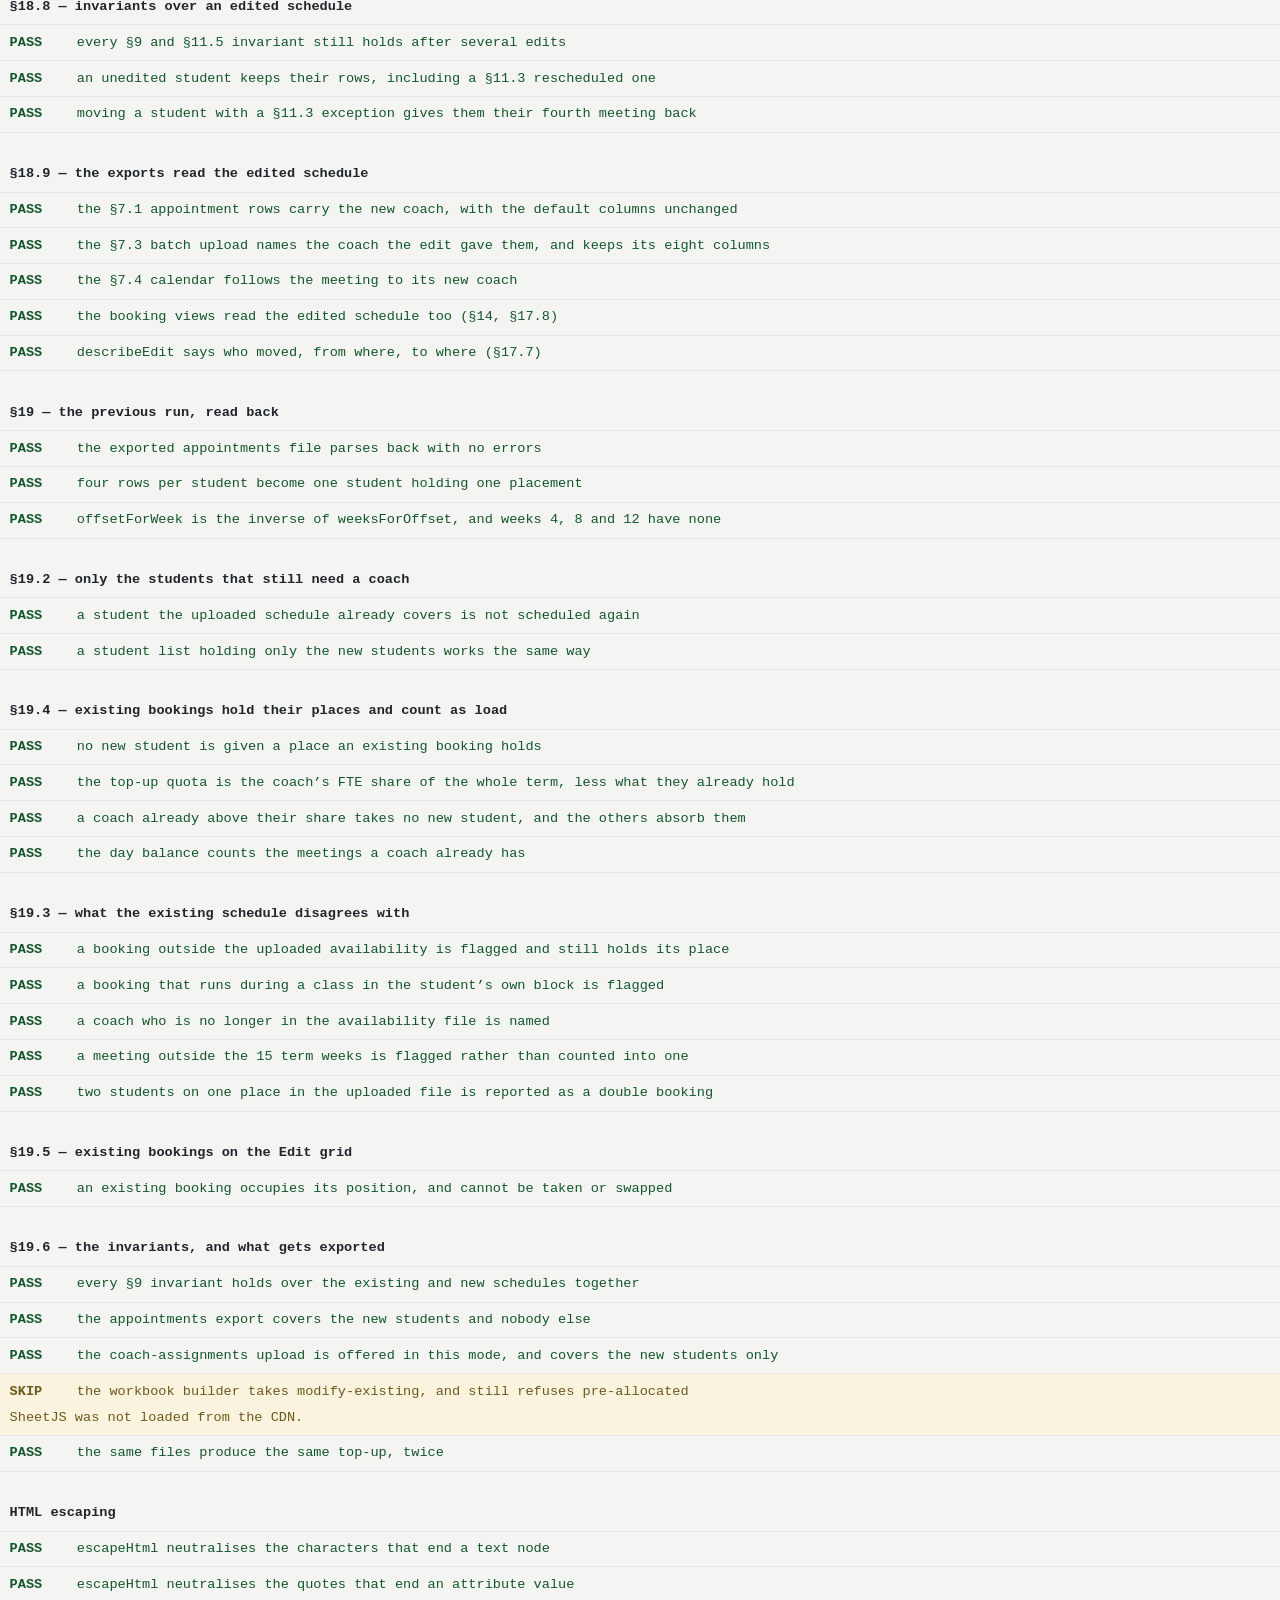
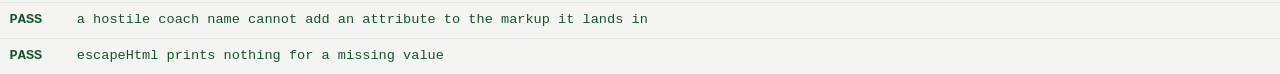
<file: tests.html>
<!DOCTYPE html>
<html lang="en">
<head>
<meta charset="utf-8">
<meta name="viewport" content="width=device-width, initial-scale=1">
<title>Scheduler tests — Coaching Meeting Scheduler</title>
<!-- The §7.3 workbook tests assert on real SheetJS output, so the library is
     loaded here exactly as index.html loads it (SPEC.md §2). If the CDN is
     unreachable those tests report as skipped rather than failing. -->
<script src="https://cdn.sheetjs.com/xlsx-latest/package/dist/xlsx.full.min.js"></script>
<link rel="stylesheet" href="styles.css">
<style>
  .test-summary { font-weight: 600; margin: 1rem 0; padding: 0.75rem 1rem; border-radius: 6px; }
  .test-summary.pass { background: #e6f6ec; color: #14562c; border: 1px solid #96d4ad; }
  .test-summary.fail { background: #fdeaea; color: #7a1c1c; border: 1px solid #e8a3a3; }
  ul.test-list { list-style: none; padding: 0; margin: 0; }
  ul.test-list li { padding: 0.4rem 0.6rem; border-bottom: 1px solid #e6e6e6; font-family: ui-monospace, SFMono-Regular, Menlo, monospace; font-size: 0.85rem; }
  ul.test-list li.pass { color: #14562c; }
  ul.test-list li.fail { color: #7a1c1c; background: #fdeaea; }
  ul.test-list li.skip { color: #6b5a1e; background: #faf3dd; }
  ul.test-list .badge { display: inline-block; min-width: 4.2rem; font-weight: 700; }
  ul.test-list .detail { display: block; margin-top: 0.25rem; white-space: pre-wrap; }
  .test-group { margin-top: 1.5rem; font-weight: 600; }
</style>
</head>
<body>
<main class="container">
  <h1>Scheduler engine tests</h1>
  <p>Assertions for <code>js/scheduler.js</code> against SPEC.md §4, §5 and §9. No DOM is touched by the engine itself.</p>
  <div id="summary" class="test-summary">Running…</div>
  <ul id="results" class="test-list"></ul>
</main>

<script type="module">
import {
  buildSlots,
  buildClassBlocks,
  blockedWeekLookup,
  sortAppointments,
  classBlockKey,
  slotAllowsClassBlock,
  slotsForClassBlock,
  computeQuotas,
  computeTopUpQuotas,
  balancedDayTargets,
  offsetForWeek,
  placeKey,
  schedule,
  expandToAppointments,
  applyBlocks,
  weekAndDayForDate,
  blockOfWeek,
  weeksInBlock,
  blockedExceptionReason,
  weeksForOffset,
  minutesToTime,
  serviceNameFor,
  BLOCK_WEEKS,
  DAY_ORDER,
  MEETING_STATUS,
  CLASS_BLOCK_TOTAL_HOURS,
  CLASS_BLOCK_TOTAL_MINUTES,
  REASONS,
} from './js/scheduler.js';
import { formatIsoWithOffset, wallClockToInstant, campusOrDefault, CAMPUSES } from './js/timezone.js';
import {
  parseClassScheduleSheet,
  parseStudentListSheet,
  parseExistingAppointmentsSheet,
  checkStudentClassBlocks,
} from './js/parse.js';
import { buildExistingRun, splitExistingStudents, EXISTING_FLAGS } from './js/existing.js';
import {
  getDefaultMapping,
  createConstantColumn,
  buildPreviewRows,
  buildExportFilename,
  buildCoachAssignmentRows,
  buildCoachAssignmentAoa,
  buildCoachAssignmentsWorkbook,
  buildCoachAssignmentsFilename,
  findCoachesWithoutSfId,
  coachSfIdErrorMessage,
  exportCoachAssignments,
  COACH_ASSIGNMENT_HEADERS,
  COACH_ASSIGNMENT_CONSTANTS,
} from './js/exporter.js';
import {
  buildCoachCalendar,
  buildCoachCalendarFilename,
  exportableCoachMeetings,
} from './js/exporter.js';
import { bookingCoaches, buildCoachBookings, buildStudentTimeline, filterStudents } from './js/bookings.js';
import {
  buildEditedSchedule,
  buildCoachGrid,
  placementsFromAssignments,
  freeOffsetsIn,
  validateMove,
  validateSwap,
  validatePosition,
  replayEdits,
  describeEdit,
  EDIT_REFUSALS,
  EDIT_WARNINGS,
} from './js/edits.js';
import {
  escapeIcsText,
  foldIcsLine,
  icsUtcStamp,
  meetingUid,
  meetingSummary,
  buildCalendarIcs,
  isExportableMeeting,
} from './js/ics.js';
import { isXLSXAvailable } from './js/xlsx-loader.js';
import { escapeHtml } from './js/html.js';

// ---- tiny assertion harness ----

const results = [];
let currentGroup = '';

function group(name) { currentGroup = name; }

function test(name, fn) {
  try {
    fn();
    results.push({ group: currentGroup, name, ok: true, detail: '' });
  } catch (e) {
    results.push({ group: currentGroup, name, ok: false, detail: e && e.message ? e.message : String(e) });
  }
}

/**
 * A test that needs the real SheetJS library. When the CDN is unreachable
 * (offline laptop, blocked network) it is reported as skipped rather than
 * failed, so an offline run still gives a meaningful result.
 */
function testWithXLSX(name, fn) {
  if (!isXLSXAvailable()) {
    results.push({ group: currentGroup, name, ok: true, skipped: true, detail: 'SheetJS was not loaded from the CDN.' });
    return;
  }
  test(name, fn);
}

function fail(message) { throw new Error(message); }

function assert(condition, message) {
  if (!condition) fail(message || 'assertion failed');
}

function assertEqual(actual, expected, message) {
  if (actual !== expected) fail(`${message || 'values differ'}\n  expected: ${expected}\n  actual:   ${actual}`);
}

function assertDeep(actual, expected, message) {
  const a = JSON.stringify(actual);
  const b = JSON.stringify(expected);
  if (a !== b) fail(`${message || 'values differ'}\n  expected: ${b}\n  actual:   ${a}`);
}

// ---- helpers ----

const t = (hhmm) => {
  const [h, m] = hhmm.split(':').map(Number);
  return h * 60 + m;
};

const avail = (coachName, day, start, end, coachSfId = '', coachEmail = '') => ({
  coachName, coachSfId, coachEmail, day, start: t(start), end: t(end),
});
const cls = (day, start, end, className = 'Class') => ({ day, start: t(start), end: t(end), className });
const students = (n, prefix = 'S') =>
  Array.from({ length: n }, (_, i) => ({
    contactSfId: `${prefix}${i + 1}`,
    studentName: `${prefix}tudent ${i + 1}`,
    studentEmail: `${prefix.toLowerCase()}${i + 1}@example.com`,
  }));

const LONDON = 'Europe/London';
const isoAt = (y, m, d, hhmm, tz) => formatIsoWithOffset(wallClockToInstant(y, m, d, t(hhmm), tz), tz);

const slotLabel = (s) => `${s.coach}/${s.day}/${minutesToTime(s.start)}`;

// Shared fixture used by the mode and invariant tests.
// Coach A: Mon 09:00–12:00 (Mon class 10:00–11:00 removes 3 windows → 09:00, 11:00)
//          Wed 09:00–12:00 (Wed class 09:00–10:00 removes 2 windows → 10:00, 10:30, 11:00)
// Coach B: Tue 09:30–12:30, no classes → 09:30, 10:00, 10:30, 11:00, 11:30
const FIXTURE_CLASSES = [cls('Monday', '10:00', '11:00', 'Maths'), cls('Wednesday', '09:00', '10:00', 'Physics')];
const FIXTURE_AVAILABILITY = [
  avail('Coach A', 'Monday', '09:00', '12:00', 'C-A', 'a@example.com'),
  avail('Coach A', 'Wednesday', '09:00', '12:00', 'C-A', 'a@example.com'),
  avail('Coach B', 'Tuesday', '09:30', '12:30'),
];
const FIXTURE_SLOTS = buildSlots(FIXTURE_AVAILABILITY, FIXTURE_CLASSES);
const START_MONDAY = '2026-09-07'; // a Monday

function slotCountsOf(slots) {
  const counts = {};
  slots.forEach((s) => { counts[s.coach] = (counts[s.coach] || 0) + 1; });
  return counts;
}

// ---- §4.4 valid slot definition ----

group('§4.4 — valid slots');

test('60-minute windows tile an availability block on 30-minute boundaries', () => {
  const slots = buildSlots([avail('C', 'Monday', '09:00', '12:00')], []);
  assertDeep(slots.map((s) => minutesToTime(s.start)), ['09:00', '09:30', '10:00', '10:30', '11:00']);
  assert(slots.every((s) => s.end - s.start === 60), 'every slot is 60 minutes long');
});

test('slots must start on :00 or :30 and fit entirely inside the block', () => {
  const slots = buildSlots([avail('C', 'Monday', '09:15', '10:30')], []);
  assertDeep(slots.map((s) => minutesToTime(s.start)), ['09:30'], 'only 09:30 fits inside 09:15–10:30');
});

test('a block shorter than 60 minutes yields no slots', () => {
  assertEqual(buildSlots([avail('C', 'Monday', '09:00', '09:45')], []).length, 0);
});

test('windows overlapping a class block are excluded; touching ones are kept', () => {
  const slots = buildSlots([avail('C', 'Monday', '09:00', '12:00')], [cls('Monday', '10:00', '11:00')]);
  assertDeep(slots.map((s) => minutesToTime(s.start)), ['09:00', '11:00'],
    '09:30/10:00/10:30 overlap the class; 09:00–10:00 and 11:00–12:00 only touch it');
});

test('a class block on another day does not remove slots', () => {
  const slots = buildSlots([avail('C', 'Monday', '09:00', '11:00')], [cls('Tuesday', '09:00', '17:00')]);
  assertEqual(slots.length, 3);
});

test('slots are ordered by day (Mon→Sun) then start time', () => {
  const slots = buildSlots([
    avail('C', 'Wednesday', '09:00', '10:00'),
    avail('C', 'Monday', '11:00', '12:00'),
    avail('C', 'Monday', '09:00', '10:00'),
  ], []);
  assertDeep(slots.map(slotLabel), ['C/Monday/09:00', 'C/Monday/11:00', 'C/Wednesday/09:00']);
});

test('overlapping availability rows do not produce duplicate slots', () => {
  const slots = buildSlots([
    avail('C', 'Monday', '09:00', '11:00'),
    avail('C', 'Monday', '10:00', '12:00'),
  ], []);
  assertDeep(slots.map((s) => minutesToTime(s.start)), ['09:00', '09:30', '10:00', '10:30', '11:00']);
});

test('Coach ID from the availability file is carried onto slots', () => {
  assertEqual(FIXTURE_SLOTS.find((s) => s.coach === 'Coach A').coachSfId, 'C-A');
  assertEqual(FIXTURE_SLOTS.find((s) => s.coach === 'Coach B').coachSfId, '');
});

test('fixture builds the expected slots for both coaches', () => {
  assertDeep(FIXTURE_SLOTS.map(slotLabel), [
    'Coach A/Monday/09:00',
    'Coach A/Monday/11:00',
    'Coach B/Tuesday/09:30',
    'Coach B/Tuesday/10:00',
    'Coach B/Tuesday/10:30',
    'Coach B/Tuesday/11:00',
    'Coach B/Tuesday/11:30',
    'Coach A/Wednesday/10:00',
    'Coach A/Wednesday/10:30',
    'Coach A/Wednesday/11:00',
  ]);
});

// ---- §5.1 quota maths ----

group('§5.1 — FTE quotas');

test('equal FTE splits students evenly', () => {
  const quotas = computeQuotas(['A', 'B'], { A: 1, B: 1 }, 10, { A: 10, B: 10 });
  assertDeep(quotas, { A: 5, B: 5 });
});

test('part-time 0.5 FTE coach gets half the full-time share', () => {
  const quotas = computeQuotas(['A', 'B'], { A: 1, B: 0.5 }, 9, { A: 10, B: 10 });
  assertDeep(quotas, { A: 6, B: 3 }, '9 × (1/1.5) = 6 and 9 × (0.5/1.5) = 3');
});

test('largest remainder awards the leftover student to the larger fraction', () => {
  // 10 × (1/1.5) = 6.67 → 6 r.67; 10 × (0.5/1.5) = 3.33 → 3 r.33; leftover → A.
  assertDeep(computeQuotas(['A', 'B'], { A: 1, B: 0.5 }, 10, { A: 10, B: 10 }), { A: 7, B: 3 });
});

test('quotas always sum to the student count when capacity allows', () => {
  const quotas = computeQuotas(['A', 'B', 'C'], { A: 1, B: 0.5, C: 0.25 }, 17, { A: 10, B: 10, C: 10 });
  assertEqual(Object.values(quotas).reduce((a, b) => a + b, 0), 17);
});

test('quota is capped at capacity (valid slots × 3) and the rest redistributed', () => {
  // A is full-time but has only 1 slot → capacity 3. B (0.5 FTE) absorbs the rest.
  const quotas = computeQuotas(['A', 'B'], { A: 1, B: 0.5 }, 12, { A: 1, B: 10 });
  assertDeep(quotas, { A: 3, B: 9 });
});

test('redistribution respects FTE proportions among coaches with spare capacity', () => {
  // A capped at 3; the remaining 9 students split 1 : 0.5 between B and C → 6 : 3.
  const quotas = computeQuotas(['A', 'B', 'C'], { A: 1, B: 1, C: 0.5 }, 12, { A: 1, B: 10, C: 10 });
  assertDeep(quotas, { A: 3, B: 6, C: 3 });
});

test('total quota never exceeds total capacity', () => {
  const quotas = computeQuotas(['A', 'B'], { A: 1, B: 1 }, 40, { A: 2, B: 3 });
  assertDeep(quotas, { A: 6, B: 9 }, 'capacity is 6 + 9 = 15, well below 40 students');
});

test('a coach with no valid slots receives a zero quota', () => {
  assertDeep(computeQuotas(['A', 'B'], { A: 1, B: 1 }, 6, { A: 0, B: 10 }), { A: 0, B: 6 });
});

test('zero students produces zero quotas', () => {
  assertDeep(computeQuotas(['A', 'B'], { A: 1, B: 1 }, 0, { A: 5, B: 5 }), { A: 0, B: 0 });
});

// ---- §5.1 auto mode ----

group('§5.1 — auto-assign mode');

test('students fill each coach up to quota, slot by slot, offset 1→2→3', () => {
  const slots = buildSlots([avail('A', 'Monday', '09:00', '11:00')], []); // 09:00, 09:30, 10:00
  const { assignments, unassigned } = schedule(students(5), slots, 'auto', { A: 5 });
  assertEqual(unassigned.length, 0);
  assertDeep(
    assignments.map((a) => `${a.student.contactSfId}→${slotLabel(a.slot)}#${a.offset}`),
    ['S1→A/Monday/09:00#1', 'S2→A/Monday/09:00#2', 'S3→A/Monday/09:00#3',
     'S4→A/Monday/09:30#1', 'S5→A/Monday/09:30#2']
  );
});

test('a slot never holds more than 3 students (one per offset)', () => {
  const { assignments } = schedule(students(30), FIXTURE_SLOTS, 'auto',
    computeQuotas(['Coach A', 'Coach B'], { 'Coach A': 1, 'Coach B': 1 }, 30, slotCountsOf(FIXTURE_SLOTS)));
  const perSlot = new Map();
  assignments.forEach((a) => {
    const key = slotLabel(a.slot);
    if (!perSlot.has(key)) perSlot.set(key, new Set());
    const offsets = perSlot.get(key);
    assert(!offsets.has(a.offset), `offset ${a.offset} used twice in ${key}`);
    offsets.add(a.offset);
  });
  perSlot.forEach((offsets, key) => assert(offsets.size <= 3, `${key} holds ${offsets.size} students`));
});

test('coaches are filled in coach file order', () => {
  const quotas = computeQuotas(['Coach A', 'Coach B'], { 'Coach A': 1, 'Coach B': 0.5 }, 8, slotCountsOf(FIXTURE_SLOTS));
  assertDeep(quotas, { 'Coach A': 5, 'Coach B': 3 });
  const { assignments } = schedule(students(8), FIXTURE_SLOTS, 'auto', quotas);
  assertDeep(assignments.map((a) => a.coach),
    ['Coach A', 'Coach A', 'Coach A', 'Coach A', 'Coach A', 'Coach B', 'Coach B', 'Coach B']);
});

test('surplus students beyond total capacity are unassigned with "insufficient capacity"', () => {
  const slotCounts = slotCountsOf(FIXTURE_SLOTS); // 5 + 5 slots → capacity 30
  const quotas = computeQuotas(['Coach A', 'Coach B'], { 'Coach A': 1, 'Coach B': 1 }, 34, slotCounts);
  const { assignments, unassigned } = schedule(students(34), FIXTURE_SLOTS, 'auto', quotas);
  assertEqual(assignments.length, 30, 'capacity is 10 slots × 3');
  assertEqual(unassigned.length, 4);
  assert(unassigned.every((u) => u.reason === REASONS.INSUFFICIENT_CAPACITY), 'reason string is "insufficient capacity"');
  assertEqual(REASONS.INSUFFICIENT_CAPACITY, 'insufficient capacity');
  assertDeep(unassigned.map((u) => u.student.contactSfId), ['S31', 'S32', 'S33', 'S34']);
});

test('identical inputs produce identical output (§4.6 determinism)', () => {
  const args = [students(8), FIXTURE_SLOTS, 'auto',
    computeQuotas(['Coach A', 'Coach B'], { 'Coach A': 1, 'Coach B': 0.5 }, 8, slotCountsOf(FIXTURE_SLOTS))];
  const first = schedule(...args);
  const second = schedule(...args);
  const shape = (r) => ({
    assignments: r.assignments.map((a) => `${a.student.contactSfId}|${slotLabel(a.slot)}|${a.offset}`),
    unassigned: r.unassigned.map((u) => `${u.student.contactSfId}|${u.reason}`),
  });
  assertDeep(shape(first), shape(second));
});

// ---- §5.2 pre-allocated mode ----

group('§5.2 — pre-allocated mode');

const PAIRED_STUDENTS = students(4);

test('paired students are assigned to their own coach, offset 1→2→3 per slot', () => {
  const pairings = [
    { contactSfId: 'S1', coachName: 'Coach B' },
    { contactSfId: 'S2', coachName: 'Coach A' },
    { contactSfId: 'S3', coachName: 'Coach B' },
    { contactSfId: 'S4', coachName: 'Coach A' },
  ];
  const { assignments, unassigned } = schedule(PAIRED_STUDENTS, FIXTURE_SLOTS, 'pre-allocated', pairings);
  assertEqual(unassigned.length, 0);
  const byStudent = Object.fromEntries(assignments.map((a) => [a.student.contactSfId, `${slotLabel(a.slot)}#${a.offset}`]));
  assertDeep(byStudent, {
    S1: 'Coach B/Tuesday/09:30#1',
    S3: 'Coach B/Tuesday/09:30#2',
    S2: 'Coach A/Monday/09:00#1',
    S4: 'Coach A/Wednesday/10:00#1',
  }, 'pairings-file order decides who; §4.7 spreads a coach over their own days');
  // Coach B works one day, so both of their students stack in the first slot,
  // offset 1 then 2 — §4.6 order, unchanged. Coach A works Monday and
  // Wednesday, so their two students take one day each rather than doubling up
  // on Monday, which is what this rule is for.
});

test('students missing from the pairings file are unassigned with "no pairing"', () => {
  const pairings = [{ contactSfId: 'S1', coachName: 'Coach A' }];
  const { unassigned } = schedule(students(3), FIXTURE_SLOTS, 'pre-allocated', pairings);
  assertDeep(unassigned.map((u) => `${u.student.contactSfId}:${u.reason}`), ['S2:no pairing', 'S3:no pairing']);
  assertEqual(REASONS.NO_PAIRING, 'no pairing');
});

test('pairings naming an unknown coach are unassigned with "coach not found"', () => {
  const pairings = [
    { contactSfId: 'S1', coachName: 'Coach Z' },
    { contactSfId: 'S2', coachName: 'Coach A' },
  ];
  const { assignments, unassigned } = schedule(students(2), FIXTURE_SLOTS, 'pre-allocated', pairings);
  assertDeep(unassigned.map((u) => `${u.student.contactSfId}:${u.reason}`), ['S1:coach not found']);
  assertEqual(assignments.length, 1);
  assertEqual(REASONS.COACH_NOT_FOUND, 'coach not found');
});

test('a coach with availability but no valid slots is found, not "coach not found"', () => {
  const pairings = [{ contactSfId: 'S1', coachName: 'Coach C' }];
  const { unassigned } = schedule(students(1), FIXTURE_SLOTS, 'pre-allocated', pairings, ['Coach A', 'Coach B', 'Coach C']);
  assertDeep(unassigned.map((u) => u.reason), [REASONS.COACH_OVER_CAPACITY]);
});

test('students beyond a coach capacity are unassigned with "coach over capacity"', () => {
  const slots = buildSlots([avail('A', 'Monday', '09:00', '10:00')], []); // 1 slot → capacity 3
  const all = students(5);
  const pairings = all.map((s) => ({ contactSfId: s.contactSfId, coachName: 'A' }));
  const { assignments, unassigned } = schedule(all, slots, 'pre-allocated', pairings);
  assertEqual(assignments.length, 3);
  assertDeep(assignments.map((a) => a.offset), [1, 2, 3]);
  assertDeep(unassigned.map((u) => `${u.student.contactSfId}:${u.reason}`), ['S4:coach over capacity', 'S5:coach over capacity']);
  assertEqual(REASONS.COACH_OVER_CAPACITY, 'coach over capacity');
});

// ---- §4.7 day-balanced allocation ----

group('§4.7 — day-balanced allocation');

/**
 * Day → how many students a coach took there, in Mon→Sun order. The order the
 * days are *filled* in is §4.7's business (largest deficit first), so the
 * counts are keyed in calendar order to keep these assertions about the spread.
 */
function dayCountsOf(assignments, coach) {
  const counts = new Map();
  assignments
    .filter((a) => !coach || a.coach === coach)
    .forEach((a) => counts.set(a.slot.day, (counts.get(a.slot.day) || 0) + 1));
  const ordered = {};
  DAY_ORDER.filter((day) => counts.has(day)).forEach((day) => { ordered[day] = counts.get(day); });
  return ordered;
}

/** The place each student ended up in, as `day/start#offset`, in student order. */
const placesOf = (assignments) =>
  assignments.map((a) => `${a.slot.day}/${minutesToTime(a.slot.start)}#${a.offset}`);

// The SPEC.md §4.7 worked example: two valid slots on each of four days, so
// each day can hold 6 meetings (§4.5: 3 students per slot, one per offset).
const BAL_AVAILABILITY = ['Monday', 'Tuesday', 'Wednesday', 'Thursday'].map((day) =>
  avail('Coach A', day, '09:00', '10:30', 'C-A', 'a@example.com'));
const BAL_SLOTS = buildSlots(BAL_AVAILABILITY, []);

test('the worked-example fixture really is 2 slots and 6 places per day', () => {
  assertDeep(dayCountsOf(BAL_SLOTS.map((slot) => ({ coach: slot.coach, slot })), 'Coach A'),
    { Monday: 2, Tuesday: 2, Wednesday: 2, Thursday: 2 }, 'two 60-minute windows per day');
  assertDeep(BAL_SLOTS.filter((s) => s.day === 'Monday').map((s) => minutesToTime(s.start)), ['09:00', '09:30']);
});

test('a quota of 10 over four 6-place days is targeted 3/3/2/2, not 6/4/0/0', () => {
  assertDeep(balancedDayTargets(BAL_SLOTS, 10),
    { Monday: 3, Tuesday: 3, Wednesday: 2, Thursday: 2 },
    'largest remainder over four equal days, ties to the earlier day');
});

test('the schedule really does spread 10 students 3/3/2/2 (the §4.7 example)', () => {
  const { assignments, unassigned } = schedule(students(10), BAL_SLOTS, 'auto', { 'Coach A': 10 });
  assertEqual(unassigned.length, 0);
  assertDeep(dayCountsOf(assignments, 'Coach A'), { Monday: 3, Tuesday: 3, Wednesday: 2, Thursday: 2 });
  assert(dayCountsOf(assignments, 'Coach A').Monday !== 6, 'the pre-v1.8 pile-up of 6/4/0/0 is gone');
});

test('within a day the order is unchanged: start time, then offset 1→2→3', () => {
  // 16 students over four days → 4 each, so every day has to move past its
  // first slot and the within-day order is visible.
  const { assignments, unassigned } = schedule(students(16), BAL_SLOTS, 'auto', { 'Coach A': 16 });
  assertEqual(unassigned.length, 0);
  assertDeep(dayCountsOf(assignments, 'Coach A'), { Monday: 4, Tuesday: 4, Wednesday: 4, Thursday: 4 });
  const monday = assignments.filter((a) => a.slot.day === 'Monday');
  assertDeep(monday.map((a) => `${minutesToTime(a.slot.start)}#${a.offset}`),
    ['09:00#1', '09:00#2', '09:00#3', '09:30#1'],
    'the day fills its earliest slot 1→2→3 before opening the next one');
});

test('students are handed out day by day, in the stated tie-break order', () => {
  const { assignments } = schedule(students(10), BAL_SLOTS, 'auto', { 'Coach A': 10 });
  assertDeep(placesOf(assignments), [
    // Round 1: every day has a deficit of 2 or 3, so they go earliest-day first.
    'Monday/09:00#1', 'Tuesday/09:00#1', 'Wednesday/09:00#1', 'Thursday/09:00#1',
    // Monday and Tuesday still have the larger deficit (3 vs 2).
    'Monday/09:00#2', 'Tuesday/09:00#2',
    // All four now sit at a deficit of 1; fewest-so-far puts Wed and Thu first.
    'Wednesday/09:00#2', 'Thursday/09:00#2',
    // Only Monday and Tuesday have anything left to hit their target of 3.
    'Monday/09:00#3', 'Tuesday/09:00#3',
  ]);
});

test('a day target is capped by that day capacity, and the remainder moves', () => {
  // Monday holds one slot (3 places), Tuesday three (9). An even 5/5 split is
  // impossible, so Monday takes 3 and Tuesday absorbs the rest.
  const slots = buildSlots([
    avail('Coach A', 'Monday', '09:00', '10:00', 'C-A', 'a@example.com'),
    avail('Coach A', 'Tuesday', '09:00', '11:00', 'C-A', 'a@example.com'),
  ], []);
  assertDeep(balancedDayTargets(slots, 10), { Monday: 3, Tuesday: 7 });
  const { assignments, unassigned } = schedule(students(10), slots, 'auto', { 'Coach A': 10 });
  assertEqual(unassigned.length, 0);
  assertDeep(dayCountsOf(assignments, 'Coach A'), { Monday: 3, Tuesday: 7 });
});

test('a target never exceeds the places that exist', () => {
  assertDeep(balancedDayTargets(BAL_SLOTS, 100),
    { Monday: 6, Tuesday: 6, Wednesday: 6, Thursday: 6 }, 'capacity is the ceiling');
  assertDeep(balancedDayTargets(BAL_SLOTS, 0), { Monday: 0, Tuesday: 0, Wednesday: 0, Thursday: 0 });
  assertDeep(balancedDayTargets([], 5), {}, 'a coach with no valid slot has no day to balance');
});

test('a single-day coach is unaffected: exactly the §4.6 order', () => {
  const slots = buildSlots([avail('Coach A', 'Monday', '09:00', '11:00', 'C-A', 'a@example.com')], []);
  const { assignments, unassigned } = schedule(students(7), slots, 'auto', { 'Coach A': 7 });
  assertEqual(unassigned.length, 0);
  assertDeep(placesOf(assignments), [
    'Monday/09:00#1', 'Monday/09:00#2', 'Monday/09:00#3',
    'Monday/09:30#1', 'Monday/09:30#2', 'Monday/09:30#3',
    'Monday/10:00#1',
  ], 'with one day there is nothing to balance, so slot order and offsets run as before');
});

test('balancing is per coach: one coach days never rebalance another coach', () => {
  const slots = buildSlots([
    ...BAL_AVAILABILITY,
    avail('Coach B', 'Friday', '09:00', '11:00', 'C-B', 'b@example.com'),
  ], []);
  const { assignments } = schedule(students(14), slots, 'auto', { 'Coach A': 10, 'Coach B': 4 });
  assertDeep(dayCountsOf(assignments, 'Coach A'), { Monday: 3, Tuesday: 3, Wednesday: 2, Thursday: 2 });
  assertDeep(dayCountsOf(assignments, 'Coach B'), { Friday: 4 }, 'Coach B has one day and takes all four');
  assertDeep([...new Set(assignments.map((a) => a.coach))], ['Coach A', 'Coach B'], 'coach file order is unchanged');
});

test('a class-block clash sends the student to the day with the largest deficit', () => {
  // Block A is in class all Wednesday morning, so none of Coach A's Wednesday
  // places are usable by them — but they are still usable by Block B, so the
  // windows exist (§4.4a) and Wednesday still gets a target.
  const classes = [
    { classBlock: 'Block A', day: 'Wednesday', start: t('09:00'), end: t('10:30'), className: 'Maths' },
    { classBlock: 'Block B', day: 'Friday', start: t('09:00'), end: t('10:00'), className: 'Physics' },
  ];
  const blocks = buildClassBlocks(classes);
  const slots = buildSlots(['Monday', 'Tuesday', 'Wednesday'].map((day) =>
    avail('Coach A', day, '09:00', '10:30', 'C-A', 'a@example.com')), blocks);
  assertEqual(slots.filter((s) => s.day === 'Wednesday').length, 2, 'the Wednesday windows still exist');
  assertDeep(balancedDayTargets(slots, 6), { Monday: 2, Tuesday: 2, Wednesday: 2 }, 'Wednesday is targeted');

  const blockA = students(6).map((s) => ({ ...s, classBlock: 'Block A' }));
  const { assignments, unassigned } = schedule(blockA, slots, 'auto', { 'Coach A': 6 }, ['Coach A'], { classBlocks: blocks });
  assertEqual(unassigned.length, 0, 'a barred target day costs nobody their place');
  assertDeep(dayCountsOf(assignments, 'Coach A'), { Monday: 3, Tuesday: 3 },
    'Wednesday cannot take its two, so they fall to the days with the largest deficit');
  assert(assignments.every((a) => slotAllowsClassBlock(a.slot, a.student.classBlock)),
    'and nobody is placed during their own class');

  // The same Wednesday hour is still on offer to a cohort that can use it.
  const blockB = students(1, 'B').map((s) => ({ ...s, classBlock: 'Block B' }));
  const mixed = schedule([...blockA, ...blockB], slots, 'auto', { 'Coach A': 9 }, ['Coach A'], { classBlocks: blocks });
  assertEqual(mixed.assignments.find((a) => a.student.contactSfId === 'B1').slot.day, 'Wednesday',
    'Wednesday still has the largest deficit, and Block B can take it');
});

test('balancing never breaks quota, capacity or the unassigned reasons', () => {
  const { assignments, unassigned } = schedule(students(30), BAL_SLOTS, 'auto', { 'Coach A': 20 });
  assertEqual(assignments.length, 20, 'the §5.1 quota still caps what the coach takes');
  assertEqual(unassigned.length, 10);
  assert(unassigned.every((u) => u.reason === REASONS.INSUFFICIENT_CAPACITY), 'the §5.1 reason is unchanged');
  assertDeep(dayCountsOf(assignments, 'Coach A'), { Monday: 5, Tuesday: 5, Wednesday: 5, Thursday: 5 });
  const perSlot = new Map();
  assignments.forEach((a) => {
    const key = `${slotLabel(a.slot)}`;
    if (!perSlot.has(key)) perSlot.set(key, new Set());
    assert(!perSlot.get(key).has(a.offset), `offset ${a.offset} used twice in ${key}`);
    perSlot.get(key).add(a.offset);
  });
  perSlot.forEach((offsets, key) => assert(offsets.size <= 3, `${key} holds more than 3 students`));
});

test('pre-allocated mode is balanced across days too (§5.2)', () => {
  const all = students(10);
  const pairings = all.map((s) => ({ contactSfId: s.contactSfId, coachName: 'Coach A' }));
  const { assignments, unassigned } = schedule(all, BAL_SLOTS, 'pre-allocated', pairings, ['Coach A']);
  assertEqual(unassigned.length, 0);
  assertDeep(dayCountsOf(assignments, 'Coach A'), { Monday: 3, Tuesday: 3, Wednesday: 2, Thursday: 2 });
  assertDeep(placesOf(assignments).slice(0, 4),
    ['Monday/09:00#1', 'Tuesday/09:00#1', 'Wednesday/09:00#1', 'Thursday/09:00#1'],
    'pairings-file order still decides who goes first');
});

test('pre-allocated overflow past a coach capacity is still "coach over capacity"', () => {
  const all = students(30);
  const pairings = all.map((s) => ({ contactSfId: s.contactSfId, coachName: 'Coach A' }));
  const { assignments, unassigned } = schedule(all, BAL_SLOTS, 'pre-allocated', pairings, ['Coach A']);
  assertEqual(assignments.length, 24, 'eight slots × 3');
  assertDeep(dayCountsOf(assignments, 'Coach A'), { Monday: 6, Tuesday: 6, Wednesday: 6, Thursday: 6 });
  assert(unassigned.every((u) => u.reason === REASONS.COACH_OVER_CAPACITY), 'the §5.2 reason is unchanged');
});

test('identical inputs produce an identical balanced schedule (§4.6)', () => {
  const all = students(13);
  const shape = (r) => ({
    assignments: r.assignments.map((a) => `${a.student.contactSfId}|${slotLabel(a.slot)}|${a.offset}`),
    unassigned: r.unassigned.map((u) => `${u.student.contactSfId}|${u.reason}`),
  });
  const run = () => schedule(all, BAL_SLOTS, 'auto', { 'Coach A': 13 });
  assertDeep(shape(run()), shape(run()), 'two runs, one answer');
  assertDeep(shape(run()), shape(schedule(all, [...BAL_SLOTS], 'auto', { 'Coach A': 13 })),
    'and a copy of the slot list changes nothing');
});

test('a balanced run still satisfies the §9 invariants end to end', () => {
  const { assignments } = schedule(students(20), BAL_SLOTS, 'auto', { 'Coach A': 20 });
  const rows = expandToAppointments(assignments, START_MONDAY, LONDON);
  assertEqual(rows.length, 80, 'four meetings each');
  assertEqual(rows.filter((r) => [4, 8, 12].includes(r.weekNumber)).length, 0, 'nothing in weeks 4/8/12');
  const seen = new Set();
  rows.forEach((r) => {
    const key = `${r.coachName}|${r.date}|${r.startTime}`;
    assert(!seen.has(key), `coach double-booked: ${key}`);
    seen.add(key);
  });
  const byStudent = new Map();
  rows.forEach((r) => {
    const key = `${r.coachName}|${r.day}|${r.startTime}`;
    if (!byStudent.has(r.contactSfId)) byStudent.set(r.contactSfId, key);
    assertEqual(byStudent.get(r.contactSfId), key, `${r.contactSfId} changed slot between meetings`);
  });
});

test('§11.3 redistribution keeps its own rule and does not re-balance days', () => {
  // One place per day, so a displaced meeting could only "rebalance" by
  // changing day — and §11.3 does not do that: it stays on the same day and
  // time in another week of the same block.
  const slots = buildSlots(['Monday', 'Tuesday'].map((day) =>
    avail('Coach A', day, '09:00', '10:00', 'C-A', 'a@example.com')), []);
  const { assignments } = schedule(students(2), slots, 'auto', { 'Coach A': 2 });
  assertDeep(placesOf(assignments), ['Monday/09:00#1', 'Tuesday/09:00#1'], 'one student per day');

  const rows = expandToAppointments(assignments, START_MONDAY, LONDON);
  const { appointments, exceptions } = applyBlocks(rows, [{ coach: 'Coach A', week: 1 }], slots,
    { timeZone: LONDON, startMonday: START_MONDAY });
  assertEqual(exceptions.length, 0, 'both had somewhere to go');

  const moved = appointments.filter((r) => r.rescheduledFromWeek !== '');
  assertEqual(moved.length, 2, 'both week-1 meetings moved');
  moved.forEach((row) => {
    const original = rows.find((r) => r.contactSfId === row.contactSfId && r.meetingNumber === row.meetingNumber);
    assertEqual(row.day, original.day, `${row.contactSfId} kept their weekday`);
    assertEqual(row.startTime, original.startTime, 'and their start time');
    assertEqual(row.coachName, original.coachName, 'and their coach (§11.3)');
    assertEqual(blockOfWeek(row.weekNumber), blockOfWeek(original.weekNumber), 'and their term block');
  });
});

// ---- §4.2 / §7.1 expansion ----

group('§4.2 — cadence and appointments');

const CADENCE_QUOTAS = computeQuotas(['Coach A', 'Coach B'], { 'Coach A': 1, 'Coach B': 0.5 }, 8, slotCountsOf(FIXTURE_SLOTS));
const CADENCE_RUN = schedule(students(8), FIXTURE_SLOTS, 'auto', CADENCE_QUOTAS);
const APPOINTMENTS = expandToAppointments(CADENCE_RUN.assignments, START_MONDAY);

test('offsets map to weeks {1,5,9,13} / {2,6,10,14} / {3,7,11,15}', () => {
  assertDeep(weeksForOffset(1), [1, 5, 9, 13]);
  assertDeep(weeksForOffset(2), [2, 6, 10, 14]);
  assertDeep(weeksForOffset(3), [3, 7, 11, 15]);
});

test('no appointment falls in week 4, 8 or 12', () => {
  const bad = APPOINTMENTS.filter((r) => [4, 8, 12].includes(r.weekNumber));
  assertEqual(bad.length, 0, `found ${bad.length} appointments in weeks 4/8/12`);
});

test('every week number is within the 15-week term', () => {
  assert(APPOINTMENTS.every((r) => r.weekNumber >= 1 && r.weekNumber <= 15), 'week numbers are 1–15');
});

test('every assigned student has exactly 4 appointments, numbered 1–4', () => {
  const byStudent = new Map();
  APPOINTMENTS.forEach((r) => {
    if (!byStudent.has(r.contactSfId)) byStudent.set(r.contactSfId, []);
    byStudent.get(r.contactSfId).push(r.meetingNumber);
  });
  assertEqual(byStudent.size, CADENCE_RUN.assignments.length, 'one group per assigned student');
  byStudent.forEach((numbers, id) => {
    assertDeep(numbers.slice().sort(), [1, 2, 3, 4], `student ${id} should have meetings 1–4`);
  });
});

test('a student keeps the same coach, weekday and start time for all 4 meetings', () => {
  const byStudent = new Map();
  APPOINTMENTS.forEach((r) => {
    const key = `${r.coachName}|${r.day}|${r.startTime}`;
    if (!byStudent.has(r.contactSfId)) byStudent.set(r.contactSfId, key);
    assertEqual(byStudent.get(r.contactSfId), key, `student ${r.contactSfId} moved slot`);
  });
});

test('every appointment is 60 minutes with matching start/end times', () => {
  APPOINTMENTS.forEach((r) => {
    assertEqual(r.durationMins, 60, 'duration');
    const [sh, sm] = r.startTime.split(':').map(Number);
    const [eh, em] = r.endTime.split(':').map(Number);
    assertEqual(eh * 60 + em - (sh * 60 + sm), 60, `end time of ${r.startTime}`);
  });
});

test('dates are derived from the Monday of week 1 and land on the slot weekday', () => {
  const row = APPOINTMENTS.find((r) => r.weekNumber === 6 && r.day === 'Wednesday');
  if (row) {
    // 2026-09-07 + 5 weeks + 2 days (Mon→Wed) = 2026-10-14.
    assertEqual(row.date, '2026-10-14');
  }
  APPOINTMENTS.forEach((r) => {
    assertEqual(r.dateValue.getDay(), (['Monday', 'Tuesday', 'Wednesday', 'Thursday', 'Friday', 'Saturday', 'Sunday'].indexOf(r.day) + 1) % 7,
      `${r.date} should be a ${r.day}`);
    const week1 = new Date(2026, 8, 7);
    const days = Math.round((r.dateValue - week1) / 86400000);
    assertEqual(days, (r.weekNumber - 1) * 7 + ['Monday', 'Tuesday', 'Wednesday', 'Thursday', 'Friday', 'Saturday', 'Sunday'].indexOf(r.day),
      `offset in days for week ${r.weekNumber} ${r.day}`);
  });
});

test('a Date start value is accepted as well as an ISO string', () => {
  const fromDate = expandToAppointments(CADENCE_RUN.assignments, new Date(2026, 8, 7));
  assertDeep(fromDate.map((r) => r.date), APPOINTMENTS.map((r) => r.date));
});

test('rows are sorted by date, then start time, then coach name (§7.1)', () => {
  for (let i = 1; i < APPOINTMENTS.length; i++) {
    const a = APPOINTMENTS[i - 1];
    const b = APPOINTMENTS[i];
    const key = (r) => `${r.date}|${r.startTime}|${r.coachName}`;
    assert(key(a) <= key(b), `row ${i} out of order: ${key(a)} before ${key(b)}`);
  }
});

test('appointment rows carry every §7.1 export field', () => {
  const row = APPOINTMENTS.find((r) => r.coachName === 'Coach A');
  ['studentName', 'contactSfId', 'studentEmail', 'serviceName', 'coachName', 'coachSfId', 'coachEmail',
   'startDateTime', 'endDateTime', 'meetingStatus']
    .forEach((field) => assert(field in row, `missing field "${field}"`));
  assertEqual(row.coachSfId, 'C-A');
  assertEqual(row.coachEmail, 'a@example.com');
});

test('Service Name is "Coaching 1 - Meeting N" for N = 1..4 (§7.1)', () => {
  assertEqual(serviceNameFor(1), 'Coaching 1 - Meeting 1');
  assertEqual(serviceNameFor(4), 'Coaching 1 - Meeting 4');
  APPOINTMENTS.forEach((r) => assertEqual(r.serviceName, `Coaching 1 - Meeting ${r.meetingNumber}`));
});

test('Meeting Status is always "Scheduled" (§7.1)', () => {
  assertEqual(MEETING_STATUS, 'Scheduled');
  assert(APPOINTMENTS.every((r) => r.meetingStatus === 'Scheduled'), 'every row is Scheduled');
});

// ---- §7.1 campus timezones ----

group('§7.1 — campus time zones');

test('the three campuses map to IANA zones', () => {
  assertDeep(CAMPUSES.map((c) => `${c.label}=${c.timeZone}`),
    ['London=Europe/London', 'Boston=America/New_York', 'Dubai=Asia/Dubai']);
});

test('an unknown or missing campus id falls back to London', () => {
  assertEqual(campusOrDefault('atlantis').id, 'london');
  assertEqual(campusOrDefault(null).id, 'london');
});

test('summer offsets match the required examples (§7.1)', () => {
  assertEqual(isoAt(2026, 9, 16, '12:00', 'Europe/London'), '2026-09-16T12:00:00+01:00');
  assertEqual(isoAt(2026, 9, 16, '07:00', 'America/New_York'), '2026-09-16T07:00:00-04:00');
  assertEqual(isoAt(2026, 9, 16, '07:00', 'Asia/Dubai'), '2026-09-16T07:00:00+04:00');
});

test('offsets change by themselves after each DST transition', () => {
  // The UK leaves BST on 25 Oct 2026, the US leaves EDT on 1 Nov 2026 —
  // both inside a term that starts in September, so a fixed offset would be
  // wrong for the back half of the term.
  assertEqual(isoAt(2026, 11, 4, '12:00', 'Europe/London'), '2026-11-04T12:00:00+00:00');
  assertEqual(isoAt(2026, 11, 4, '07:00', 'America/New_York'), '2026-11-04T07:00:00-05:00');
  assertEqual(isoAt(2026, 11, 4, '07:00', 'Asia/Dubai'), '2026-11-04T07:00:00+04:00', 'Dubai never shifts');
});

test('every exported datetime matches the ISO 8601 + offset format', () => {
  const pattern = /^\d{4}-\d{2}-\d{2}T\d{2}:\d{2}:\d{2}[+-]\d{2}:\d{2}$/;
  APPOINTMENTS.forEach((r) => {
    assert(pattern.test(r.startDateTime), `bad start format: ${r.startDateTime}`);
    assert(pattern.test(r.endDateTime), `bad end format: ${r.endDateTime}`);
  });
});

test('the end datetime is exactly 60 minutes after the start, in absolute time', () => {
  APPOINTMENTS.forEach((r) => {
    const gap = Date.parse(r.endDateTime) - Date.parse(r.startDateTime);
    assertEqual(gap, 60 * 60 * 1000, `${r.startDateTime} → ${r.endDateTime}`);
  });
});

test('the exported wall clock matches the naive slot time in every campus', () => {
  CAMPUSES.forEach((campus) => {
    expandToAppointments(CADENCE_RUN.assignments, START_MONDAY, campus.timeZone).forEach((r) => {
      assertEqual(r.startDateTime.slice(0, 19), `${r.date}T${r.startTime}:00`,
        `${campus.label}: wall clock drifted from the scheduled slot`);
      assertEqual(r.endDateTime.slice(11, 16), r.endTime, `${campus.label}: end wall clock drifted`);
    });
  });
});

test('a meeting spanning the clocks-go-back hour keeps a true 60 minutes', () => {
  // 01:30 on 25 Oct 2026 exists twice in London; the run resolves to the
  // first (BST) occurrence, so the hour that follows ends at 01:30 GMT.
  const start = wallClockToInstant(2026, 10, 25, t('01:30'), LONDON);
  assertEqual(formatIsoWithOffset(start, LONDON), '2026-10-25T01:30:00+01:00');
  assertEqual(formatIsoWithOffset(start + 60 * 60 * 1000, LONDON), '2026-10-25T01:30:00+00:00');
});

// ---- §9 invariants over a full run ----

group('§9 — invariants over a full run');

const FULL_QUOTAS = computeQuotas(['Coach A', 'Coach B'], { 'Coach A': 1, 'Coach B': 0.5 }, 30, slotCountsOf(FIXTURE_SLOTS));
const FULL_RUN = schedule(students(30), FIXTURE_SLOTS, 'auto', FULL_QUOTAS);
const FULL_APPOINTMENTS = expandToAppointments(FULL_RUN.assignments, START_MONDAY);

test('the full run fills capacity: 30 students × 4 meetings = 120 appointments', () => {
  assertEqual(FULL_RUN.assignments.length, 30);
  assertEqual(FULL_RUN.unassigned.length, 0);
  assertEqual(FULL_APPOINTMENTS.length, 120);
});

test('no appointment in weeks 4, 8 or 12', () => {
  assertEqual(FULL_APPOINTMENTS.filter((r) => [4, 8, 12].includes(r.weekNumber)).length, 0);
});

test('exactly 4 appointments per assigned student', () => {
  const counts = new Map();
  FULL_APPOINTMENTS.forEach((r) => counts.set(r.contactSfId, (counts.get(r.contactSfId) || 0) + 1));
  assertEqual(counts.size, 30);
  counts.forEach((count, id) => assertEqual(count, 4, `student ${id}`));
});

test('no coach is double-booked (same coach, same date, same start time)', () => {
  const seen = new Set();
  FULL_APPOINTMENTS.forEach((r) => {
    const key = `${r.coachName}|${r.date}|${r.startTime}`;
    assert(!seen.has(key), `double-booked: ${key}`);
    seen.add(key);
  });
});

test('no student is double-booked either', () => {
  const seen = new Set();
  FULL_APPOINTMENTS.forEach((r) => {
    const key = `${r.contactSfId}|${r.date}|${r.startTime}`;
    assert(!seen.has(key), `student double-booked: ${key}`);
    seen.add(key);
  });
});

test('no appointment overlaps a class block', () => {
  FULL_APPOINTMENTS.forEach((r) => {
    const start = t(r.startTime);
    const end = t(r.endTime);
    FIXTURE_CLASSES.forEach((block) => {
      const clash = block.day === r.day && block.start < end && start < block.end;
      assert(!clash, `${r.day} ${r.startTime}–${r.endTime} clashes with a class block`);
    });
  });
});

test('every appointment sits inside one of its coach availability blocks', () => {
  FULL_APPOINTMENTS.forEach((r) => {
    const start = t(r.startTime);
    const end = t(r.endTime);
    const inside = FIXTURE_AVAILABILITY.some(
      (b) => b.coachName === r.coachName && b.day === r.day && b.start <= start && end <= b.end
    );
    assert(inside, `${r.coachName} ${r.day} ${r.startTime} is outside their availability`);
  });
});

test('pre-allocated mode satisfies the same invariants', () => {
  const all = students(20);
  const pairings = all.map((s, i) => ({ contactSfId: s.contactSfId, coachName: i % 2 === 0 ? 'Coach A' : 'Coach B' }));
  const run = schedule(all, FIXTURE_SLOTS, 'pre-allocated', pairings);
  const rows = expandToAppointments(run.assignments, START_MONDAY);
  assertEqual(run.assignments.length, 20);
  assertEqual(rows.length, 80);
  assertEqual(rows.filter((r) => [4, 8, 12].includes(r.weekNumber)).length, 0);
  const seen = new Set();
  rows.forEach((r) => {
    const key = `${r.coachName}|${r.date}|${r.startTime}`;
    assert(!seen.has(key), `double-booked: ${key}`);
    seen.add(key);
    FIXTURE_CLASSES.forEach((block) => {
      assert(!(block.day === r.day && block.start < t(r.endTime) && t(r.startTime) < block.end), 'class clash');
    });
  });
});

// ---- §11 blocked weeks/dates ----

group('§11.1 — block structure');

test('the term divides into blocks 1–3, 5–7, 9–11, 13–15', () => {
  assertDeep(BLOCK_WEEKS, [[1, 2, 3], [5, 6, 7], [9, 10, 11], [13, 14, 15]]);
  assertDeep([1, 2, 3].map(blockOfWeek), [1, 1, 1]);
  assertDeep([5, 7, 9, 11, 13, 15].map(blockOfWeek), [2, 2, 3, 3, 4, 4]);
  assertDeep([4, 8, 12].map(blockOfWeek), [null, null, null], 'weeks 4/8/12 belong to no block');
  assertDeep(weeksInBlock(2), [5, 6, 7]);
});

test('every offset puts exactly one meeting in each block (§11.1)', () => {
  [1, 2, 3].forEach((offset) => {
    assertDeep(weeksForOffset(offset).map(blockOfWeek), [1, 2, 3, 4], `offset ${offset}`);
  });
});

test('a date resolves to its term week and weekday (§11.2)', () => {
  assertDeep(weekAndDayForDate('2026-09-07', START_MONDAY), { week: 1, day: 'Monday' });
  assertDeep(weekAndDayForDate('2026-09-08', START_MONDAY), { week: 1, day: 'Tuesday' });
  assertDeep(weekAndDayForDate('2026-09-16', START_MONDAY), { week: 2, day: 'Wednesday' });
  assertDeep(weekAndDayForDate('2026-12-20', START_MONDAY), { week: 15, day: 'Sunday' });
  assertEqual(weekAndDayForDate('2026-09-06', START_MONDAY), null, 'the day before week 1 is outside the term');
  assertEqual(weekAndDayForDate('2026-12-21', START_MONDAY), null, 'the day after week 15 is outside the term');
});

group('§11.3 — redistribution order');

// One coach, two weekday slots, so each resolution step can be forced.
const BLOCK_SLOTS = buildSlots(
  [avail('Coach A', 'Monday', '09:00', '10:00', 'C-A', 'a@example.com'),
   avail('Coach A', 'Tuesday', '09:00', '10:00', 'C-A', 'a@example.com')],
  []
);
const MON = BLOCK_SLOTS.find((s) => s.day === 'Monday');
const TUE = BLOCK_SLOTS.find((s) => s.day === 'Tuesday');

const assign = (student, slot, offset) => ({ student, coach: slot.coach, slot, offset });
const rowsFor = (assignments) => expandToAppointments(assignments, START_MONDAY, LONDON);
const cellOf = (r) => `${r.coachName}/${r.day}/${r.startTime}/wk${r.weekNumber}`;
const findRow = (rows, id, meeting) => rows.find((r) => r.contactSfId === id && r.meetingNumber === meeting);

test('(1) a displaced meeting keeps its day and time in another week of the block', () => {
  const [s1] = students(1);
  const rows = rowsFor([assign(s1, MON, 1)]); // weeks 1, 5, 9, 13
  const { appointments, exceptions, movedCount } = applyBlocks(rows, [{ coach: 'Coach A', week: 1 }], BLOCK_SLOTS);
  assertEqual(exceptions.length, 0);
  assertEqual(movedCount, 1);
  const moved = findRow(appointments, 'S1', 1);
  assertEqual(cellOf(moved), 'Coach A/Monday/09:00/wk2', 'same slot, next week of block 1');
  assertEqual(moved.rescheduledFromWeek, 1);
  assertEqual(moved.date, '2026-09-14', 'week 2 Monday');
  assertEqual(moved.startDateTime, '2026-09-14T09:00:00+01:00', 'the export instant moves with the row');
});

test('(1) earlier weeks of the block are tried first', () => {
  const [s1] = students(1);
  const rows = rowsFor([assign(s1, MON, 3)]); // weeks 3, 7, 11, 15
  const { appointments } = applyBlocks(rows, [{ coach: 'Coach A', week: 3 }], BLOCK_SLOTS);
  assertEqual(cellOf(findRow(appointments, 'S1', 1)), 'Coach A/Monday/09:00/wk1', 'week 1 before week 2');
});

test('(1) weeks whose (slot, week) is occupied are skipped', () => {
  const [s1, s2] = students(2);
  const rows = rowsFor([assign(s1, MON, 1), assign(s2, MON, 2)]); // week 2 is s2's
  const { appointments, exceptions } = applyBlocks(rows, [{ coach: 'Coach A', week: 1 }], BLOCK_SLOTS);
  assertEqual(exceptions.length, 0);
  assertEqual(cellOf(findRow(appointments, 'S1', 1)), 'Coach A/Monday/09:00/wk3');
  assertEqual(cellOf(findRow(appointments, 'S2', 1)), 'Coach A/Monday/09:00/wk2', 'the occupying meeting does not move');
  assertEqual(findRow(appointments, 'S2', 1).rescheduledFromWeek, '', 'an unmoved row carries no from-week');
});

test('(2) with the same slot full, any free (slot, week) of the coach is used — week order first', () => {
  // Tuesday 09:00 is taken in all three weeks of block 1; Monday 09:00 is free
  // in week 1 only (s4/s5 hold weeks 2 and 3).
  const [s1, s2, s3, s4, s5] = students(5);
  const rows = rowsFor([
    assign(s1, TUE, 1), assign(s2, TUE, 2), assign(s3, TUE, 3),
    assign(s4, MON, 2), assign(s5, MON, 3),
  ]);
  const blocks = [{ coach: 'Coach A', week: 1, day: 'Tuesday' }]; // a date block
  const { appointments, exceptions, movedCount } = applyBlocks(rows, blocks, BLOCK_SLOTS);
  assertEqual(exceptions.length, 0);
  assertEqual(movedCount, 1);
  const moved = findRow(appointments, 'S1', 1);
  assertEqual(cellOf(moved), 'Coach A/Monday/09:00/wk1', 'week 1 first, then the coach slot order');
  assertEqual(moved.rescheduledFromWeek, 1, 'the from-week is recorded even when the week is unchanged');
});

test('(2) the coach slot order (§4.6) picks the slot within the chosen week', () => {
  // Three slots at 09:00, 09:30, 10:00. All three offsets sit on 09:30, so
  // rule (1) has nowhere to go and rule (2) takes the first free (slot, week):
  // week 1 is blocked outright, so week 2 — and there the coach's slot order
  // puts 09:00 ahead of 10:00.
  const wide = buildSlots([avail('Coach A', 'Monday', '09:00', '11:00')], []);
  const [s1, s2, s3] = students(3);
  const rows = rowsFor([assign(s1, wide[1], 1), assign(s2, wide[1], 2), assign(s3, wide[1], 3)]);
  const { appointments, exceptions } = applyBlocks(rows, [{ coach: 'Coach A', week: 1 }], wide);
  assertEqual(exceptions.length, 0);
  assertEqual(cellOf(findRow(appointments, 'S1', 1)), 'Coach A/Monday/09:00/wk2');
});

test('(3) with no free (slot, week) left in the block the meeting becomes an exception', () => {
  const [s1, s2, s3] = students(3);
  const rows = rowsFor([assign(s1, MON, 1), assign(s2, MON, 2), assign(s3, MON, 3)]);
  const blocks = [{ coach: 'Coach A', week: 1 }, { coach: 'Coach A', week: 2 }, { coach: 'Coach A', week: 3 }];
  const { appointments, exceptions } = applyBlocks(rows, blocks, BLOCK_SLOTS);

  assertEqual(exceptions.length, 3, 'one exception per student for block 1');
  exceptions.forEach((ex) => {
    assertEqual(ex.reason, 'no free slot in block 1 — coach blocked');
    assertEqual(ex.block, 1);
    assertEqual(ex.meetingNumber, 1);
    assertEqual(ex.coach, 'Coach A');
  });
  assertEqual(blockedExceptionReason(3), 'no free slot in block 3 — coach blocked');
  assertEqual(appointments.length, 9, 'the other three meetings of each student survive');
  assertDeep(
    ['S1', 'S2', 'S3'].map((id) => appointments.filter((r) => r.contactSfId === id).length),
    [3, 3, 3]
  );
});

test('a block on one coach never moves another coach meetings', () => {
  const [s1, s2] = students(2);
  const rows = rowsFor([assign(s1, MON, 1)]).concat(
    expandToAppointments([{ student: s2, coach: 'Coach B', slot: { coach: 'Coach B', day: 'Monday', start: t('09:00'), end: t('10:00'), coachSfId: '', coachEmail: '' }, offset: 1 }], START_MONDAY, LONDON)
  );
  const slots = [...BLOCK_SLOTS, { coach: 'Coach B', day: 'Monday', start: t('09:00'), end: t('10:00'), coachSfId: '', coachEmail: '' }];
  const { appointments } = applyBlocks(rows, [{ coach: 'Coach A', week: 1 }], slots);
  assertEqual(cellOf(findRow(appointments, 'S2', 1)), 'Coach B/Monday/09:00/wk1', 'Coach B is untouched');
  assertEqual(cellOf(findRow(appointments, 'S1', 1)), 'Coach A/Monday/09:00/wk2');
});

test('blocking week 4, 8 or 12 changes nothing (§11.2 no-op)', () => {
  const [s1] = students(1);
  const rows = rowsFor([assign(s1, MON, 1)]);
  const before = rows.map(cellOf);
  const { appointments, exceptions, movedCount } = applyBlocks(
    rows, [{ coach: 'Coach A', week: 4 }, { coach: 'Coach A', week: 8 }, { coach: 'Coach A', week: 12 }], BLOCK_SLOTS
  );
  assertDeep(appointments.map(cellOf), before);
  assertEqual(movedCount, 0);
  assertEqual(exceptions.length, 0);
});

test('with no blocks the post-pass returns the schedule unchanged', () => {
  const { appointments, exceptions, movedCount } = applyBlocks(APPOINTMENTS, [], FIXTURE_SLOTS);
  assertDeep(appointments.map(cellOf), APPOINTMENTS.map(cellOf));
  assertEqual(movedCount, 0);
  assertEqual(exceptions.length, 0);
  assert(appointments.every((r) => r.rescheduledFromWeek === ''), 'no row claims to have been rescheduled');
});

test('the post-pass is deterministic and does not mutate its input', () => {
  const [s1, s2] = students(2);
  const rows = rowsFor([assign(s1, MON, 1), assign(s2, TUE, 1)]);
  const blocks = [{ coach: 'Coach A', week: 1 }];
  const before = rows.map((r) => `${r.contactSfId}|${r.meetingNumber}|${cellOf(r)}`);
  const first = applyBlocks(rows, blocks, BLOCK_SLOTS);
  const second = applyBlocks(rows, blocks, BLOCK_SLOTS);
  assertEqual(first.movedCount, 2, 'both week-1 meetings move');
  const shape = (result) => ({
    rows: result.appointments.map((r) => `${r.contactSfId}|${r.meetingNumber}|${cellOf(r)}|${r.rescheduledFromWeek}`),
    exceptions: result.exceptions.map((e) => `${e.student.contactSfId}|${e.meetingNumber}|${e.reason}`),
  });
  assertDeep(shape(first), shape(second));
  assertDeep(rows.map((r) => `${r.contactSfId}|${r.meetingNumber}|${cellOf(r)}`), before,
    'the input rows are untouched');
});

// ---- §11.5 invariants after redistribution ----

group('§11.5 — invariants after redistribution');

// A whole week for Coach A and a single Tuesday date for Coach B, over a run
// with spare capacity (12 of the fixture's 30 places) so meetings really are
// rebooked rather than all falling through to exceptions.
const SLACK_QUOTAS = computeQuotas(['Coach A', 'Coach B'], { 'Coach A': 1, 'Coach B': 0.5 }, 12, slotCountsOf(FIXTURE_SLOTS));
const SLACK_RUN = schedule(students(12), FIXTURE_SLOTS, 'auto', SLACK_QUOTAS);
const SLACK_APPOINTMENTS = expandToAppointments(SLACK_RUN.assignments, START_MONDAY, LONDON);

const BLOCKED_DATE = '2026-10-13'; // Tuesday of week 6
const RESOLVED_DATE = weekAndDayForDate(BLOCKED_DATE, START_MONDAY);
const RUN_BLOCKS = [
  { coach: 'Coach A', week: 1 },
  { coach: 'Coach B', week: RESOLVED_DATE.week, day: RESOLVED_DATE.day },
];
const BLOCKED_RUN = applyBlocks(SLACK_APPOINTMENTS, RUN_BLOCKS, FIXTURE_SLOTS, { timeZone: LONDON, startMonday: START_MONDAY });
const BLOCKED_ROWS = BLOCKED_RUN.appointments;
const ORIGINAL_BY_MEETING = new Map(SLACK_APPOINTMENTS.map((r) => [`${r.contactSfId}|${r.meetingNumber}`, r]));

test('the run really is disturbed (otherwise the assertions below prove nothing)', () => {
  assert(BLOCKED_RUN.movedCount > 0, `expected some meetings to move, moved ${BLOCKED_RUN.movedCount}`);
  assertEqual(RESOLVED_DATE.day, 'Tuesday');
});

test('no appointment lands on a blocked coach-week or coach-date', () => {
  BLOCKED_ROWS.forEach((r) => {
    RUN_BLOCKS.forEach((b) => {
      const hit = b.coach === r.coachName && b.week === r.weekNumber && (!b.day || b.day === r.day);
      assert(!hit, `${r.contactSfId} still sits on a blocked cell: ${cellOf(r)}`);
    });
  });
});

test('every moved appointment keeps its coach and stays inside its original block', () => {
  const moved = BLOCKED_ROWS.filter((r) => r.rescheduledFromWeek !== '');
  assert(moved.length > 0, 'at least one row moved');
  moved.forEach((r) => {
    const original = ORIGINAL_BY_MEETING.get(`${r.contactSfId}|${r.meetingNumber}`);
    assertEqual(r.coachName, original.coachName, `${r.contactSfId} changed coach`);
    assertEqual(r.rescheduledFromWeek, original.weekNumber, 'from-week is the week it left');
    assertEqual(blockOfWeek(r.weekNumber), blockOfWeek(original.weekNumber), `${r.contactSfId} left its block`);
    assertEqual(r.meetingNumber, blockOfWeek(r.weekNumber), 'meeting N stays in block N');
    assertEqual(r.serviceName, serviceNameFor(r.meetingNumber));
  });
});

test('unmoved appointments are untouched and carry a blank Rescheduled From Week', () => {
  BLOCKED_ROWS.filter((r) => r.rescheduledFromWeek === '').forEach((r) => {
    const original = ORIGINAL_BY_MEETING.get(`${r.contactSfId}|${r.meetingNumber}`);
    assertEqual(cellOf(r), cellOf(original), `${r.contactSfId} meeting ${r.meetingNumber} moved without saying so`);
  });
});

test('no coach is double-booked after redistribution', () => {
  const seen = new Set();
  BLOCKED_ROWS.forEach((r) => {
    const key = `${r.coachName}|${r.date}|${r.startTime}`;
    assert(!seen.has(key), `double-booked: ${key}`);
    seen.add(key);
  });
});

test('no student is double-booked after redistribution', () => {
  const seen = new Set();
  BLOCKED_ROWS.forEach((r) => {
    const key = `${r.contactSfId}|${r.date}|${r.startTime}`;
    assert(!seen.has(key), `student double-booked: ${key}`);
    seen.add(key);
  });
});

test('no appointment lands in week 4, 8 or 12 after redistribution', () => {
  assertEqual(BLOCKED_ROWS.filter((r) => [4, 8, 12].includes(r.weekNumber)).length, 0);
});

test('no appointment overlaps a class block after redistribution', () => {
  BLOCKED_ROWS.forEach((r) => {
    FIXTURE_CLASSES.forEach((block) => {
      const clash = block.day === r.day && block.start < t(r.endTime) && t(r.startTime) < block.end;
      assert(!clash, `${r.day} ${r.startTime}–${r.endTime} clashes with a class block`);
    });
  });
});

test('every appointment still sits inside its coach availability', () => {
  BLOCKED_ROWS.forEach((r) => {
    const inside = FIXTURE_AVAILABILITY.some(
      (b) => b.coachName === r.coachName && b.day === r.day && b.start <= t(r.startTime) && t(r.endTime) <= b.end
    );
    assert(inside, `${r.coachName} ${r.day} ${r.startTime} is outside their availability`);
  });
});

test('each student still has one meeting per block, minus any exception', () => {
  const byStudent = new Map();
  BLOCKED_ROWS.forEach((r) => {
    if (!byStudent.has(r.contactSfId)) byStudent.set(r.contactSfId, []);
    byStudent.get(r.contactSfId).push(blockOfWeek(r.weekNumber));
  });
  const exceptionCounts = new Map();
  BLOCKED_RUN.exceptions.forEach((e) => {
    exceptionCounts.set(e.student.contactSfId, (exceptionCounts.get(e.student.contactSfId) || 0) + 1);
  });
  byStudent.forEach((blocks, id) => {
    assertEqual(new Set(blocks).size, blocks.length, `student ${id} has two meetings in one block`);
    assertEqual(blocks.length, 4 - (exceptionCounts.get(id) || 0), `student ${id} meeting count`);
  });
});

test('rows stay sorted by date, then start time, then coach name (§7.1)', () => {
  for (let i = 1; i < BLOCKED_ROWS.length; i++) {
    const key = (r) => `${r.date}|${r.startTime}|${r.coachName}`;
    assert(key(BLOCKED_ROWS[i - 1]) <= key(BLOCKED_ROWS[i]), `row ${i} out of order`);
  }
});

test('a moved row start/end instants match its new day and time', () => {
  BLOCKED_ROWS.filter((r) => r.rescheduledFromWeek !== '').forEach((r) => {
    assertEqual(r.startDateTime.slice(0, 19), `${r.date}T${r.startTime}:00`, 'start instant follows the move');
    assertEqual(Date.parse(r.endDateTime) - Date.parse(r.startDateTime), 60 * 60 * 1000, 'still 60 minutes');
    assertEqual(r.dateValue.getDay(), (['Monday', 'Tuesday', 'Wednesday', 'Thursday', 'Friday', 'Saturday', 'Sunday'].indexOf(r.day) + 1) % 7);
  });
});

test('a coach blocked for a whole block yields exactly one exception per affected student', () => {
  // Coach A is full (15 students across 5 slots), so every block-3 meeting of
  // theirs is displaced with nowhere to go.
  const blocks = [9, 10, 11].map((week) => ({ coach: 'Coach A', week }));
  const { appointments, exceptions } = applyBlocks(FULL_APPOINTMENTS, blocks, FIXTURE_SLOTS);

  const coachAStudents = new Set(FULL_APPOINTMENTS.filter((r) => r.coachName === 'Coach A').map((r) => r.contactSfId));
  assert(coachAStudents.size > 0, 'Coach A has students');
  assertEqual(exceptions.length, coachAStudents.size, 'exactly one exception per affected student');

  const perStudent = new Map();
  exceptions.forEach((e) => {
    assertEqual(e.block, 3);
    assertEqual(e.meetingNumber, 3);
    assertEqual(e.reason, 'no free slot in block 3 — coach blocked');
    assert(coachAStudents.has(e.student.contactSfId), 'only Coach A students are affected');
    perStudent.set(e.student.contactSfId, (perStudent.get(e.student.contactSfId) || 0) + 1);
  });
  perStudent.forEach((count, id) => assertEqual(count, 1, `student ${id} should have one exception`));

  coachAStudents.forEach((id) => {
    const kept = appointments.filter((r) => r.contactSfId === id);
    assertEqual(kept.length, 3, `student ${id} keeps their other three meetings`);
    assertDeep(kept.map((r) => blockOfWeek(r.weekNumber)).sort(), [1, 2, 4]);
  });

  const coachBRows = appointments.filter((r) => r.coachName === 'Coach B');
  assert(coachBRows.every((r) => r.rescheduledFromWeek === ''), 'Coach B is untouched');
});

// ---- §3.1 class block validation (parser) ----

group('§3.1 — class block validation');

// The parser's sheet-level entry points take an array-of-arrays (row 1 =
// headers), which is exactly what SheetJS hands them, so these exercise the
// real validation rules without needing a workbook.
const CLASS_HEADERS = ['Class Block', 'Day', 'Start Time', 'End Time', 'Class Name'];
const STUDENT_HEADERS = ['Contact SF ID', 'Student Name', 'Student Email', 'Class Block'];

/**
 * Four 3-hour weekday classes plus a 1.5-hour one = exactly 13.5 hours, the
 * expected total for a class block (SPEC.md §3.1).
 */
const expectedHourRows = (block, start = '09:00', end = '12:00') => {
  const toMinutes = (hhmm) => Number(hhmm.slice(0, 2)) * 60 + Number(hhmm.slice(3));
  const toTime = (m) => `${String(Math.floor(m / 60)).padStart(2, '0')}:${String(m % 60).padStart(2, '0')}`;
  const half = toTime(toMinutes(start) + (toMinutes(end) - toMinutes(start)) / 2); // Friday runs half-length
  return ['Monday', 'Tuesday', 'Wednesday', 'Thursday', 'Friday'].map((day, i) => [
    block,
    day,
    start,
    i === 4 ? half : end,
    'Class',
  ]);
};

const parseClasses = (rows) => parseClassScheduleSheet('classes.xlsx', [CLASS_HEADERS, ...rows]);
const parseStudents = (rows) => parseStudentListSheet('students.xlsx', [STUDENT_HEADERS, ...rows]);
const messages = (issues) => issues.map((issue) => issue.message).join('\n');

test('the expected class-block total is 13.5 hours', () => {
  assertEqual(CLASS_BLOCK_TOTAL_HOURS, 13.5);
  assertEqual(CLASS_BLOCK_TOTAL_MINUTES, 810);
});

test('a class block totalling exactly 13.5 hours is accepted without a warning', () => {
  const result = parseClasses(expectedHourRows('Block A'));
  assertDeep(result.errors, [], messages(result.errors));
  assertDeep(result.warnings, [], messages(result.warnings));
  assertEqual(result.rows.length, 5);
  const blocks = buildClassBlocks(result.rows);
  assertEqual(blocks.length, 1);
  assertEqual(blocks[0].minutes, CLASS_BLOCK_TOTAL_MINUTES);
  assertEqual(blocks[0].hours, 13.5);
});

test('several class blocks can coexist in one run, each with its own 13.5 hours', () => {
  const result = parseClasses([...expectedHourRows('Block A'), ...expectedHourRows('Block B', '13:00', '16:00')]);
  assertDeep(result.errors, [], messages(result.errors));
  assertDeep(result.warnings, [], messages(result.warnings));
  const blocks = buildClassBlocks(result.rows);
  assertDeep(blocks.map((b) => `${b.name}=${b.hours}`), ['Block A=13.5', 'Block B=13.5']);
});

test('a class block totalling less than 13.5 hours is a warning, naming the block and its total', () => {
  const rows = expectedHourRows('Block A').slice(0, 4); // 12 hours
  const result = parseClasses(rows);
  assertDeep(result.errors, [], 'a short block is flagged, not rejected');
  assertEqual(result.warnings.length, 1, messages(result.warnings));
  assert(result.warnings[0].message.includes('"Block A"'), 'the message names the block');
  assert(result.warnings[0].message.includes('12 hours'), `the message states the total: ${result.warnings[0].message}`);
  assert(result.warnings[0].message.includes('1.5 hours short of the expected 13.5 hours'), result.warnings[0].message);
});

test('a class block totalling more than 13.5 hours is warned about the same way', () => {
  const rows = [...expectedHourRows('Block A'), ['Block A', 'Saturday', '09:00', '11:30', 'Extra']]; // 16 hours
  const result = parseClasses(rows);
  assertDeep(result.errors, [], 'a long block is flagged, not rejected');
  assertEqual(result.warnings.length, 1, messages(result.warnings));
  assert(result.warnings[0].message.includes('16 hours'), result.warnings[0].message);
  assert(result.warnings[0].message.includes('2.5 hours over the expected 13.5 hours'), result.warnings[0].message);
});

test('a class block off the expected total still yields usable, schedulable rows', () => {
  const rows = expectedHourRows('Block A').slice(0, 4); // 12 hours
  const result = parseClasses(rows);
  assertEqual(result.rows.length, 4, 'every class row survives the warning');
  const blocks = buildClassBlocks(result.rows);
  assertEqual(blocks[0].hours, 12);
  assertEqual(blocks[0].classes.length, 4);
});

test('one off-total block is flagged without condemning the good one', () => {
  const result = parseClasses([...expectedHourRows('Block A'), ...expectedHourRows('Block B').slice(0, 3)]);
  assertDeep(result.errors, [], messages(result.errors));
  assertEqual(result.warnings.length, 1);
  assert(result.warnings[0].message.includes('"Block B"'), result.warnings[0].message);
});

test('a class row with no class block name is a row error', () => {
  const rows = expectedHourRows('Block A');
  rows[2][0] = '';
  const result = parseClasses(rows);
  assert(result.errors.some((e) => e.row === 4 && e.message.includes('Missing Class Block')), messages(result.errors));
});

test('a class row naming two blocks at once is rejected', () => {
  const rows = expectedHourRows('Block A');
  rows[0][0] = 'Block A, Block B';
  const result = parseClasses(rows);
  assert(result.errors.some((e) => e.message.includes('names more than one class block')), messages(result.errors));
});

test('a missing Class Block column rejects the file', () => {
  const result = parseClassScheduleSheet('classes.xlsx', [
    ['Day', 'Start Time', 'End Time'],
    ['Monday', '09:00', '12:00'],
  ]);
  assertDeep(result.errors.map((e) => e.message), ['Missing required column "Class Block".']);
});

test('two overlapping classes in the same block are an error; the same hour in another block is not', () => {
  const clash = parseClasses([
    ['Block A', 'Monday', '09:00', '12:00', 'One'],
    ['Block A', 'Monday', '11:00', '13:00', 'Two'],
    ['Block A', 'Tuesday', '09:00', '19:00', 'Three'],
  ]);
  assert(clash.errors.some((e) => e.message.includes('overlapping classes on Monday')), messages(clash.errors));

  const parallel = parseClasses([...expectedHourRows('Block A'), ...expectedHourRows('Block B')]);
  assertDeep(parallel.errors, [], 'the same hours in two different blocks are normal');
});

test('existing class time rules still apply (day names, end after start)', () => {
  const result = parseClasses([
    ['Block A', 'Someday', '09:00', '12:00', ''],
    ['Block A', 'Monday', '12:00', '09:00', ''],
  ]);
  assert(result.errors.some((e) => e.message.includes('Unknown day name "Someday"')), messages(result.errors));
  assert(result.errors.some((e) => e.message.includes('End Time must be after Start Time')), messages(result.errors));
});

test('the student list requires a class block on every student', () => {
  const ok = parseStudents([['S1', 'Jane Doe', 'jane@example.com', 'Block A']]);
  assertDeep(ok.errors, [], messages(ok.errors));
  assertEqual(ok.rows[0].classBlock, 'Block A');

  const blank = parseStudents([['S1', 'Jane Doe', 'jane@example.com', '']]);
  assert(blank.errors.some((e) => e.message.includes('Missing Class Block')), messages(blank.errors));

  const missingColumn = parseStudentListSheet('students.xlsx', [
    ['Contact SF ID', 'Student Name', 'Student Email'],
    ['S1', 'Jane Doe', 'jane@example.com'],
  ]);
  assertDeep(missingColumn.errors.map((e) => e.message), ['Missing required column "Class Block".']);
});

test('a student cannot belong to two class blocks at once', () => {
  const result = parseStudents([['S1', 'Jane Doe', 'jane@example.com', 'Block A / Block B']]);
  assert(result.errors.some((e) => e.message.includes('names more than one class block')), messages(result.errors));
  assertEqual(result.rows.length, 0, 'the ambiguous row is not scheduled from');
});

test('a student naming an unknown class block is warned about, listing the real blocks', () => {
  const blocks = buildClassBlocks(parseClasses([...expectedHourRows('Block A'), ...expectedHourRows('Block B')]).rows);
  const rows = parseStudents([
    ['S1', 'Jane Doe', 'jane@example.com', 'Block A'],
    ['S2', 'Sam Patel', 'sam@example.com', 'Block Z'],
  ]).rows;
  const warnings = checkStudentClassBlocks('students.xlsx', rows, blocks);
  assertEqual(warnings.length, 1);
  assertEqual(warnings[0].row, 3);
  assert(warnings[0].message.includes('"Block Z" is not in the class schedule'), warnings[0].message);
  assert(warnings[0].message.includes('Block A, Block B'), warnings[0].message);
});

test('class block names match case-insensitively after trimming', () => {
  assertEqual(classBlockKey('  Block A '), 'block a');
  const blocks = buildClassBlocks([
    { classBlock: 'Block A', day: 'Monday', start: t('09:00'), end: t('10:00') },
    { classBlock: ' block a ', day: 'Tuesday', start: t('09:00'), end: t('10:00') },
  ]);
  assertEqual(blocks.length, 1, 'one cohort, spelled two ways');
  assertEqual(blocks[0].hours, 2);
});

// ---- §4.4a student-specific class clashes ----

group('§4.4a — student-specific class clashes');

// Coach A is free Monday 09:00–12:00 → 09:00, 09:30, 10:00, 10:30, 11:00.
// Block A has a class 09:00–10:00 (rules out 09:00 and 09:30 for its students).
// Block B has a class 11:00–12:00 (rules out 10:30 and 11:00 for its students).
// 10:00 is the only window both cohorts can use, and no window is dead.
const MB_CLASSES = [
  { classBlock: 'Block A', day: 'Monday', start: t('09:00'), end: t('10:00'), className: 'A maths' },
  { classBlock: 'Block B', day: 'Monday', start: t('11:00'), end: t('12:00'), className: 'B physics' },
];
const MB_AVAILABILITY = [avail('Coach A', 'Monday', '09:00', '12:00', 'C-A', 'a@example.com')];
const MB_SLOTS = buildSlots(MB_AVAILABILITY, MB_CLASSES);
const MB_BLOCKS = buildClassBlocks(MB_CLASSES);

const studentsIn = (n, block, prefix = 'S') =>
  students(n, prefix).map((student) => ({ ...student, classBlock: block }));

const startsFor = (block) => slotsForClassBlock(MB_SLOTS, block).map((s) => minutesToTime(s.start));

test('a class in one block no longer removes the slot for everybody', () => {
  assertDeep(MB_SLOTS.map((s) => minutesToTime(s.start)), ['09:00', '09:30', '10:00', '10:30', '11:00']);
  assertEqual(MB_SLOTS.length, buildSlots(MB_AVAILABILITY, []).length,
    'a coach loses no capacity because one cohort has a class then');
});

test('each slot records exactly which class blocks it clashes with', () => {
  const byStart = Object.fromEntries(MB_SLOTS.map((s) => [minutesToTime(s.start), s.blockedFor.join(',')]));
  assertDeep(byStart, {
    '09:00': 'block a', '09:30': 'block a', '10:00': '', '10:30': 'block b', '11:00': 'block b',
  });
  assert(slotAllowsClassBlock(MB_SLOTS[0], 'Block B'), '09:00 is fine for Block B');
  assert(!slotAllowsClassBlock(MB_SLOTS[0], 'Block A'), '09:00 clashes with Block A');
});

test('a window every class block blocks is dropped as unusable', () => {
  const slots = buildSlots(MB_AVAILABILITY, [
    ...MB_CLASSES,
    { classBlock: 'Block A', day: 'Monday', start: t('10:00'), end: t('11:00') },
    { classBlock: 'Block B', day: 'Monday', start: t('10:00'), end: t('11:00') },
  ]);
  assertDeep(slots.map((s) => minutesToTime(s.start)), ['09:00', '11:00'],
    '09:30–10:30 are now blocked for both cohorts');
});

test('a student in block A can take a slot that overlaps block B classes', () => {
  assertDeep(startsFor('Block A'), ['10:00', '10:30', '11:00']);
  const { assignments, unassigned } = schedule(studentsIn(1, 'Block A'), MB_SLOTS, 'auto', { 'Coach A': 5 }, ['Coach A'], { classBlocks: MB_BLOCKS });
  assertEqual(unassigned.length, 0);
  assertEqual(slotLabel(assignments[0].slot), 'Coach A/Monday/10:00');

  // With 10:00 and 10:30 taken by earlier students, block A's fourth student
  // lands on 11:00 — squarely inside block B's class, and legitimately so.
  const many = schedule(studentsIn(7, 'Block A'), MB_SLOTS, 'auto', { 'Coach A': 15 }, ['Coach A'], { classBlocks: MB_BLOCKS });
  assertEqual(many.unassigned.length, 0);
  assertDeep(many.assignments.map((a) => `${minutesToTime(a.slot.start)}#${a.offset}`),
    ['10:00#1', '10:00#2', '10:00#3', '10:30#1', '10:30#2', '10:30#3', '11:00#1']);
});

test('a student is never scheduled during a class in their own block', () => {
  const all = [...studentsIn(6, 'Block A', 'A'), ...studentsIn(6, 'Block B', 'B')];
  const { assignments, unassigned } = schedule(all, MB_SLOTS, 'auto', { 'Coach A': 15 }, ['Coach A'], { classBlocks: MB_BLOCKS });
  assertEqual(unassigned.length, 0);
  assignments.forEach((a) => {
    assert(slotAllowsClassBlock(a.slot, a.student.classBlock),
      `${a.student.contactSfId} (${a.student.classBlock}) was put at ${minutesToTime(a.slot.start)}`);
  });
  assertDeep(startsFor('Block B'), ['09:00', '09:30', '10:00']);
});

test('appointments never overlap a class in the student own block, and may overlap another block', () => {
  const all = [...studentsIn(7, 'Block A', 'A'), ...studentsIn(6, 'Block B', 'B')];
  const { assignments } = schedule(all, MB_SLOTS, 'auto', { 'Coach A': 15 }, ['Coach A'], { classBlocks: MB_BLOCKS });
  const rows = expandToAppointments(assignments, START_MONDAY, LONDON);
  assertEqual(rows.length, 52);
  rows.forEach((row) => {
    MB_CLASSES.forEach((cls) => {
      const clash = cls.day === row.day && cls.start < t(row.endTime) && t(row.startTime) < cls.end;
      if (classBlockKey(cls.classBlock) === classBlockKey(row.classBlock)) {
        assert(!clash, `${row.contactSfId} clashes with their own class at ${row.startTime}`);
      }
    });
    assertEqual(row.classBlock, row.contactSfId.startsWith('A') ? 'Block A' : 'Block B');
  });
  assert(rows.some((row) => row.classBlock === 'Block A' && row.startTime === '11:00'),
    'a block A meeting really does sit inside block B class time');
});

test('a coach capacity counts every slot a cohort could use, not just the universally free ones', () => {
  const counts = { 'Coach A': MB_SLOTS.length };
  assertDeep(computeQuotas(['Coach A'], { 'Coach A': 1 }, 15, counts), { 'Coach A': 15 },
    '5 slots × 3 offsets, undiminished by either cohort class');
});

test('a student whose class block leaves no free place is told so, not called a capacity problem', () => {
  // Block B can only use 09:00, 09:30 and 10:00 — nine places. The tenth
  // block B student has nowhere to go while block A places remain.
  const all = [...studentsIn(9, 'Block B', 'B'), ...studentsIn(1, 'Block B', 'X')];
  const { assignments, unassigned } = schedule(all, MB_SLOTS, 'auto', { 'Coach A': 15 }, ['Coach A'], { classBlocks: MB_BLOCKS });
  assertEqual(assignments.length, 9);
  assertDeep(unassigned.map((u) => `${u.student.contactSfId}:${u.reason}`), ['X1:no free slot outside their class block']);
  assertEqual(REASONS.CLASS_CLASH, 'no free slot outside their class block');
});

test('a student with no class block, or an unknown one, is never scheduled', () => {
  const all = [
    { contactSfId: 'S1', studentName: 'Has one', studentEmail: 's1@example.com', classBlock: 'Block A' },
    { contactSfId: 'S2', studentName: 'Has none', studentEmail: 's2@example.com', classBlock: '' },
    { contactSfId: 'S3', studentName: 'Has a ghost', studentEmail: 's3@example.com', classBlock: 'Block Z' },
    { contactSfId: 'S4', studentName: 'Has no field', studentEmail: 's4@example.com' },
  ];
  const { assignments, unassigned } = schedule(all, MB_SLOTS, 'auto', { 'Coach A': 15 }, ['Coach A'], { classBlocks: MB_BLOCKS });
  assertDeep(assignments.map((a) => a.student.contactSfId), ['S1']);
  assertDeep(unassigned.map((u) => `${u.student.contactSfId}:${u.reason}`),
    ['S2:no class block', 'S3:class block not found', 'S4:no class block']);
  assertEqual(REASONS.NO_CLASS_BLOCK, 'no class block');
  assertEqual(REASONS.CLASS_BLOCK_NOT_FOUND, 'class block not found');
});

test('pre-allocated mode honours the student class block too', () => {
  const twoCoaches = buildSlots([
    avail('Coach A', 'Monday', '09:00', '12:00', 'C-A', 'a@example.com'),
    avail('Coach B', 'Monday', '09:00', '12:00', 'C-B', 'b@example.com'),
  ], MB_CLASSES);
  const all = [...studentsIn(2, 'Block A', 'A'), ...studentsIn(2, 'Block B', 'B')];
  const pairings = all.map((s) => ({ contactSfId: s.contactSfId, coachName: s.contactSfId.startsWith('A') ? 'Coach A' : 'Coach B' }));
  const { assignments, unassigned } = schedule(all, twoCoaches, 'pre-allocated', pairings, ['Coach A', 'Coach B'], { classBlocks: MB_BLOCKS });
  assertEqual(unassigned.length, 0);
  assertDeep(assignments.map((a) => `${a.student.contactSfId}→${slotLabel(a.slot)}#${a.offset}`), [
    'A1→Coach A/Monday/10:00#1', 'A2→Coach A/Monday/10:00#2',
    'B1→Coach B/Monday/09:00#1', 'B2→Coach B/Monday/09:00#2',
  ]);
});

test('pre-allocated overflow is still "coach over capacity", not a class clash', () => {
  const slots = buildSlots([avail('Coach A', 'Monday', '09:00', '10:00')], []);
  const all = studentsIn(4, 'Block A');
  const pairings = all.map((s) => ({ contactSfId: s.contactSfId, coachName: 'Coach A' }));
  const { unassigned } = schedule(all, slots, 'pre-allocated', pairings, ['Coach A'],
    { classBlocks: [{ classBlock: 'Block A', day: 'Sunday', start: t('09:00'), end: t('10:00') }] });
  assertDeep(unassigned.map((u) => u.reason), [REASONS.COACH_OVER_CAPACITY]);
});

test('scheduling with class blocks is deterministic', () => {
  const all = [...studentsIn(5, 'Block A', 'A'), ...studentsIn(5, 'Block B', 'B')];
  const shape = (r) => ({
    assignments: r.assignments.map((a) => `${a.student.contactSfId}|${slotLabel(a.slot)}|${a.offset}`),
    unassigned: r.unassigned.map((u) => `${u.student.contactSfId}|${u.reason}`),
  });
  const run = () => schedule(all, MB_SLOTS, 'auto', { 'Coach A': 15 }, ['Coach A'], { classBlocks: MB_BLOCKS });
  assertDeep(shape(run()), shape(run()));
});

test('a run with a single class block behaves exactly as the old shared timetable did', () => {
  const oneBlock = [
    { classBlock: 'Block A', day: 'Monday', start: t('10:00'), end: t('11:00') },
    { classBlock: 'Block A', day: 'Wednesday', start: t('09:00'), end: t('10:00') },
  ];
  const slots = buildSlots(FIXTURE_AVAILABILITY, oneBlock);
  assertDeep(slots.map(slotLabel), FIXTURE_SLOTS.map(slotLabel),
    'the same classes, now named as one block, remove the same windows');
});

test('displaced meetings are never rebooked onto the student own class (§11.3)', () => {
  // Coach A holds only 10:30 and 11:00 on Monday, both barred for block B.
  const slots = buildSlots(MB_AVAILABILITY, MB_CLASSES).filter((s) => minutesToTime(s.start) >= '10:00');
  const [a1] = studentsIn(1, 'Block A', 'A');
  const [b1] = studentsIn(1, 'Block B', 'B');
  const at = (student, slot, offset) => ({ student, coach: slot.coach, slot, offset });
  const ten = slots.find((s) => minutesToTime(s.start) === '10:00');
  const rows = expandToAppointments([at(a1, ten, 1), at(b1, ten, 2)], START_MONDAY, LONDON);

  const { appointments, exceptions } = applyBlocks(rows, [{ coach: 'Coach A', week: 1 }, { coach: 'Coach A', week: 2 }], slots);

  const blockA = appointments.filter((r) => r.contactSfId === 'A1' && r.weekNumber <= 3);
  assertEqual(blockA.length, 1, 'the block A student is rebooked somewhere');
  const blockB = appointments.filter((r) => r.contactSfId === 'B1' && r.weekNumber <= 3);
  assertEqual(blockB.length + exceptions.filter((e) => e.student.contactSfId === 'B1').length, 1);
  appointments.forEach((row) => {
    MB_CLASSES.forEach((cls) => {
      if (classBlockKey(cls.classBlock) !== classBlockKey(row.classBlock)) return;
      const clash = cls.day === row.day && cls.start < t(row.endTime) && t(row.startTime) < cls.end;
      assert(!clash, `${row.contactSfId} was rebooked into their own class at ${row.startTime}`);
    });
  });
});

// ---- SPEC.md §7.3 — coach-assignments batch upload (auto-assign only) ----

group('§7.3 — coach assignments batch upload');

// Two coaches with real Coach SF IDs, and enough capacity for everyone.
const BU_AVAILABILITY = [
  avail('Coach A', 'Monday', '09:00', '12:00', '005XX000001ABCAA0', 'a@example.com'),
  avail('Coach B', 'Tuesday', '09:00', '12:00', '0051Q00000XyZaBQAV', 'b@example.com'),
];
const BU_SLOTS = buildSlots(BU_AVAILABILITY, []);
const BU_STUDENTS = students(5);

function batchUploadRun(studentList = BU_STUDENTS, slots = BU_SLOTS, availability = BU_AVAILABILITY) {
  const coaches = [...new Set(availability.map((row) => row.coachName))];
  const slotCounts = slotCountsOf(slots);
  const fte = Object.fromEntries(coaches.map((c) => [c, 1]));
  const quotas = computeQuotas(coaches, fte, studentList.length, slotCounts);
  return schedule(studentList, slots, 'auto', quotas, coaches);
}

const BU_RUN = batchUploadRun();
const BU_ROWS = buildCoachAssignmentRows(BU_RUN.assignments);
const BU_AOA = buildCoachAssignmentAoa(BU_RUN.assignments);

test('an auto-assign run produces a coach-assignments export', () => {
  assert(BU_RUN.assignments.length > 0, 'the fixture assigns students');
  assertEqual(BU_ROWS.length, BU_RUN.assignments.length, 'one row per assignment');
  assert(BU_AOA.length === BU_ROWS.length + 1, 'the sheet is a header row plus one row per student');
});

test('the eight headers appear in exactly the required order', () => {
  assertDeep(BU_AOA[0], [
    'Student Name',
    'Student Contact SF ID',
    'Record Type',
    'Record Type Name',
    'Type',
    'Coach Name',
    'Coach User ID',
    'Status',
  ]);
  assertDeep([...COACH_ASSIGNMENT_HEADERS], BU_AOA[0], 'the exported constant matches the sheet');
  BU_AOA.forEach((row, i) => assertEqual(row.length, 8, `row ${i} has exactly eight cells`));
});

test('Record Type is 0121Q000001Dw6tQAC on every row', () => {
  assert(BU_ROWS.length > 0, 'there are rows to check');
  BU_ROWS.forEach((row) => assertEqual(row.recordType, '0121Q000001Dw6tQAC', 'Record Type constant'));
  BU_AOA.slice(1).forEach((row) => assertEqual(row[2], '0121Q000001Dw6tQAC'));
  assertEqual(COACH_ASSIGNMENT_CONSTANTS.recordType, '0121Q000001Dw6tQAC');
});

test('Record Type Name is Institutional Relations on every row', () => {
  BU_ROWS.forEach((row) => assertEqual(row.recordTypeName, 'Institutional Relations'));
  BU_AOA.slice(1).forEach((row) => assertEqual(row[3], 'Institutional Relations'));
});

test('Type is coach on every row', () => {
  BU_ROWS.forEach((row) => assertEqual(row.type, 'coach'));
  BU_AOA.slice(1).forEach((row) => assertEqual(row[4], 'coach'));
});

test('Status is current on every row', () => {
  BU_ROWS.forEach((row) => assertEqual(row.status, 'current'));
  BU_AOA.slice(1).forEach((row) => assertEqual(row[7], 'current'));
});

test('every scheduled student appears exactly once', () => {
  const names = BU_ROWS.map((row) => row.studentName);
  assertEqual(new Set(names).size, names.length, 'no duplicate student rows');
  BU_RUN.assignments.forEach(({ student }) => {
    const matches = BU_ROWS.filter((row) => row.studentName === student.studentName);
    assertEqual(matches.length, 1, `${student.studentName} appears once`);
  });
});

test('a student with four coaching meetings gets one row, not four', () => {
  const appointments = expandToAppointments(BU_RUN.assignments, START_MONDAY, LONDON);
  const first = BU_RUN.assignments[0].student;
  assertEqual(
    appointments.filter((row) => row.contactSfId === first.contactSfId).length,
    4,
    'the appointments export still carries four meeting rows'
  );
  assertEqual(
    BU_ROWS.filter((row) => row.studentName === first.studentName).length,
    1,
    'the batch upload carries one'
  );
  assertEqual(BU_ROWS.length * 4, appointments.length, 'rows are students, not meetings');
});

test('the exported coach is the student final assigned coach', () => {
  const byName = new Map(BU_ROWS.map((row) => [row.studentName, row]));
  BU_RUN.assignments.forEach(({ student, coach }) => {
    assertEqual(byName.get(student.studentName).coachName, coach, `${student.studentName} coach`);
  });
  // Both coaches are actually used in this fixture, so the test would catch a
  // builder that hard-coded the first coach.
  assert(new Set(BU_ROWS.map((row) => row.coachName)).size > 1, 'more than one coach is in play');
});

test('several students assigned to one coach each get their own row', () => {
  const perCoach = new Map();
  BU_ROWS.forEach((row) => perCoach.set(row.coachName, (perCoach.get(row.coachName) || 0) + 1));
  assert([...perCoach.values()].some((count) => count > 1), 'at least one coach has several students');
});

test('Coach User ID is exactly the source Coach SF ID', () => {
  const sfIdByCoach = new Map(BU_AVAILABILITY.map((row) => [row.coachName, row.coachSfId]));
  BU_ROWS.forEach((row) => {
    assertEqual(row.coachUserId, sfIdByCoach.get(row.coachName), `${row.coachName} Coach User ID`);
  });
  // And identical to the value the scheduler carried on the slot.
  BU_RUN.assignments.forEach(({ student, slot }) => {
    const row = BU_ROWS.find((r) => r.studentName === student.studentName);
    assertEqual(row.coachUserId, slot.coachSfId, 'Coach User ID equals slot.coachSfId');
  });
});

test('no new coach input field is needed: the §3.2 columns alone populate Coach User ID', () => {
  // Exactly the SPEC.md §3.2 availability shape — no coachUserId anywhere.
  const availabilityRow = {
    coachName: 'Coach Z',
    coachSfId: '005ZZ000009ZZZAA1',
    coachEmail: 'z@example.com',
    day: 'Monday',
    start: t('09:00'),
    end: t('11:00'),
  };
  assert(!('coachUserId' in availabilityRow), 'the input shape has no Coach User ID field');
  const slots = buildSlots([availabilityRow], []);
  slots.forEach((slot) => assert(!('coachUserId' in slot), 'slots carry no Coach User ID field'));
  const run = batchUploadRun(students(1, 'Z'), slots, [availabilityRow]);
  const rows = buildCoachAssignmentRows(run.assignments);
  assertEqual(rows.length, 1);
  assertEqual(rows[0].coachUserId, '005ZZ000009ZZZAA1');
});

test('Student Contact SF ID is exactly the student’s Contact SF ID', () => {
  const idByName = new Map(BU_STUDENTS.map((student) => [student.studentName, student.contactSfId]));
  BU_ROWS.forEach((row) => {
    assertEqual(row.contactSfId, idByName.get(row.studentName), `${row.studentName} Contact SF ID`);
    assert(row.contactSfId !== '', 'and it is never blank');
  });
  // And identical to the value the scheduler carried on the assignment.
  BU_RUN.assignments.forEach(({ student }) => {
    const row = BU_ROWS.find((r) => r.studentName === student.studentName);
    assertEqual(row.contactSfId, student.contactSfId, 'Student Contact SF ID equals student.contactSfId');
  });
  const ids = BU_ROWS.map((row) => row.contactSfId);
  assertEqual(new Set(ids).size, ids.length, 'one row per student means one id per row');
  // Column 2 of the sheet, immediately after Student Name.
  assertEqual(BU_AOA[0][1], 'Student Contact SF ID');
  BU_AOA.slice(1).forEach((row, i) => assertEqual(row[1], BU_ROWS[i].contactSfId, `sheet row ${i + 1}`));
});

test('no new student input field is needed: the §3.3 columns alone populate Student Contact SF ID', () => {
  // Exactly the SPEC.md §3.3 student shape — no studentContactSfId anywhere.
  const studentRow = {
    contactSfId: '003XX000004TmiQQAS',
    studentName: 'Solo Student',
    studentEmail: 'solo@example.com',
  };
  assert(!('studentContactSfId' in studentRow), 'the input shape has no batch-upload-specific field');
  const availability = [avail('Coach S', 'Monday', '09:00', '11:00', '005SS000009SSSAA1', 's@example.com')];
  const slots = buildSlots(availability, []);
  const run = batchUploadRun([studentRow], slots, availability);
  const rows = buildCoachAssignmentRows(run.assignments);
  assertEqual(rows.length, 1);
  assertEqual(rows[0].contactSfId, '003XX000004TmiQQAS');
});

test('unassigned students are excluded from the batch upload', () => {
  // Coach A alone: 2 slots × 3 offsets = 6 places, 8 students → 2 unassigned.
  const oneCoach = [BU_AVAILABILITY[0]];
  const slots = buildSlots(oneCoach, [cls('Monday', '10:00', '11:00', 'Maths')]);
  const run = batchUploadRun(students(8, 'U'), slots, oneCoach);
  assert(run.unassigned.length > 0, 'the fixture leaves students unassigned');
  const rows = buildCoachAssignmentRows(run.assignments);
  assertEqual(rows.length, run.assignments.length);
  const unassignedNames = new Set(run.unassigned.map((u) => u.student.studentName));
  rows.forEach((row) => assert(!unassignedNames.has(row.studentName), `${row.studentName} is not unassigned`));
});

test('a student whose meeting was blocked keeps their assignment row', () => {
  const run = batchUploadRun();
  const appointments = expandToAppointments(run.assignments, START_MONDAY, LONDON);
  // Block Coach A for the whole of term block 1, so meetings move or become
  // exceptions — neither of which changes who the student's coach is (§11.3).
  const blocked = applyBlocks(
    appointments,
    [{ coach: 'Coach A', week: 1 }, { coach: 'Coach A', week: 2 }, { coach: 'Coach A', week: 3 }],
    BU_SLOTS
  );
  assert(blocked.exceptions.length > 0, 'the fixture produces exceptions');
  const rows = buildCoachAssignmentRows(run.assignments);
  blocked.exceptions.forEach((exception) => {
    const matches = rows.filter((row) => row.studentName === exception.student.studentName);
    assertEqual(matches.length, 1, `${exception.student.studentName} still has exactly one assignment row`);
  });
});

test('a missing Coach SF ID is detected and named', () => {
  const availability = [
    avail('Coach A', 'Monday', '09:00', '12:00', '005XX000001ABCAA0', 'a@example.com'),
    avail('No ID Coach', 'Tuesday', '09:00', '12:00', '   ', 'n@example.com'),
  ];
  const slots = buildSlots(availability, []);
  const run = batchUploadRun(students(12, 'M'), slots, availability);
  const missing = findCoachesWithoutSfId(run.assignments);
  assertDeep(missing, ['No ID Coach'], 'the coach with no Coach SF ID is named');
  assert(coachSfIdErrorMessage(missing).includes('No ID Coach'), 'the message names the coach');
  assert(coachSfIdErrorMessage(missing).includes('Coach SF ID'), 'the message names the field');

  let threw = '';
  try {
    buildCoachAssignmentsWorkbook(run.assignments, 'auto');
  } catch (e) {
    threw = e.message;
  }
  assert(threw.includes('No ID Coach'), `the export is refused and says why (got: ${threw})`);

  // A coach whose id is present is not flagged.
  assertDeep(findCoachesWithoutSfId(BU_RUN.assignments), []);
});

test('output is deterministic for identical inputs', () => {
  const a = buildCoachAssignmentAoa(batchUploadRun().assignments);
  const b = buildCoachAssignmentAoa(batchUploadRun().assignments);
  assertDeep(a, b, 'two identical runs produce identical sheets');
  assertDeep(
    BU_ROWS.map((row) => row.studentName),
    BU_RUN.assignments.map((a2) => a2.student.studentName),
    'row order follows the scheduler assignment order'
  );
});

test('pre-allocated mode does not produce the auto-assign export', () => {
  const pairings = BU_STUDENTS.map((student, i) => ({
    contactSfId: student.contactSfId,
    coachName: i % 2 === 0 ? 'Coach A' : 'Coach B',
  }));
  const run = schedule(BU_STUDENTS, BU_SLOTS, 'pre-allocated', pairings, ['Coach A', 'Coach B']);
  assert(run.assignments.length > 0, 'the pre-allocated fixture assigns students');
  let threw = '';
  try {
    buildCoachAssignmentsWorkbook(run.assignments, 'pre-allocated');
  } catch (e) {
    threw = e.message;
  }
  assert(threw.includes('auto-assign'), `the export refuses in pre-allocated mode (got: ${threw})`);
  threw = '';
  try {
    exportCoachAssignments(run.assignments, 'pre-allocated');
  } catch (e) {
    threw = e.message;
  }
  assert(threw.includes('auto-assign'), 'the download entry point refuses too');
});

test('the existing appointments export is unchanged', () => {
  const included = getDefaultMapping().filter((col) => col.included).map((col) => col.header);
  assertDeep(included, [
    'Student Name',
    'Contact SF ID (Student)',
    'Student Email',
    'Service Name',
    'Coach Name',
    'Coach SF ID',
    'Coach Email',
    'Meeting Start Date & Time',
    'Meeting End Date & Time',
    'Meeting Status',
    'Rescheduled From Week',
  ], 'the §7.1 default columns are untouched');
  assert(/^appointments_\d{4}-\d{2}-\d{2}_\d{4}\.xlsx$/.test(buildExportFilename(new Date(2026, 8, 7, 9, 5))));
  assertEqual(buildExportFilename(new Date(2026, 8, 7, 9, 5)), 'appointments_2026-09-07_0905.xlsx');
});

test('the batch-upload filename is distinct and follows the timestamp convention', () => {
  assertEqual(buildCoachAssignmentsFilename(new Date(2026, 8, 7, 9, 5)), 'coach_assignments_2026-09-07_0905.xlsx');
});

test('a custom appointment mapping does not change the eight-column batch upload', () => {
  const custom = [
    { ...createConstantColumn('Record Type', 'something else'), id: 'c1' },
    { id: 'coachName', type: 'field', field: 'coachName', header: 'Renamed coach', included: true },
    { id: 'studentName', type: 'field', field: 'studentName', header: 'Renamed student', included: false },
  ];
  const appointments = expandToAppointments(BU_RUN.assignments, START_MONDAY, LONDON);
  const preview = buildPreviewRows(appointments, custom, 5);
  assertDeep(preview.columns.map((col) => col.header), ['Record Type', 'Renamed coach'], 'the mapping really is custom');

  // The batch upload takes no mapping at all, and is byte-identical to the run
  // built before the custom mapping existed.
  assertDeep(buildCoachAssignmentAoa(BU_RUN.assignments), BU_AOA);
  assertDeep(buildCoachAssignmentAoa(BU_RUN.assignments)[0], [...COACH_ASSIGNMENT_HEADERS]);
  assertEqual(buildCoachAssignmentAoa(BU_RUN.assignments)[1][2], '0121Q000001Dw6tQAC', 'the constant is not overridden');
});

testWithXLSX('the generated workbook carries the exact headers and values', () => {
  const workbook = buildCoachAssignmentsWorkbook(BU_RUN.assignments, 'auto');
  assertDeep(workbook.SheetNames, ['Coach Assignments']);
  const sheet = workbook.Sheets['Coach Assignments'];
  const aoa = XLSX.utils.sheet_to_json(sheet, { header: 1, raw: true });
  assertDeep(aoa[0], [...COACH_ASSIGNMENT_HEADERS], 'workbook header row');
  assertEqual(aoa.length, BU_ROWS.length + 1, 'one workbook row per scheduled student');
  aoa.slice(1).forEach((row, i) => {
    assertDeep(row, [
      BU_ROWS[i].studentName,
      BU_ROWS[i].contactSfId,
      '0121Q000001Dw6tQAC',
      'Institutional Relations',
      'coach',
      BU_ROWS[i].coachName,
      BU_ROWS[i].coachUserId,
      'current',
    ], `workbook row ${i + 1}`);
  });
});

testWithXLSX('Salesforce identifiers survive a write/read round-trip as text', () => {
  // An all-digit id is the case Excel would otherwise reformat as a number.
  const availability = [avail('Coach N', 'Monday', '09:00', '11:00', '0051234567890123', 'n@example.com')];
  const slots = buildSlots(availability, []);
  // The student's Contact SF ID is all digits too, for the same reason.
  const numericStudent = [{ ...students(1, 'N')[0], contactSfId: '0012345678901234' }];
  const run = batchUploadRun(numericStudent, slots, availability);
  const workbook = buildCoachAssignmentsWorkbook(run.assignments, 'auto');
  const sheet = workbook.Sheets['Coach Assignments'];

  ['B2', 'C2', 'G2'].forEach((address) => {
    assertEqual(sheet[address].t, 's', `${address} is a text cell`);
    assertEqual(sheet[address].z, undefined, `${address} carries no number format`);
  });

  const roundTripped = XLSX.read(XLSX.write(workbook, { type: 'array', bookType: 'xlsx' }), { type: 'array' });
  const rows = XLSX.utils.sheet_to_json(roundTripped.Sheets['Coach Assignments'], { header: 1, raw: true });
  assertEqual(rows[1][2], '0121Q000001Dw6tQAC', 'Record Type survives the round-trip unchanged');
  assertEqual(rows[1][6], '0051234567890123', 'a numeric-looking Coach User ID keeps its leading zeros');
  assertEqual(typeof rows[1][6], 'string', 'and stays a string');
  assertEqual(rows[1][1], '0012345678901234', 'a numeric-looking Student Contact SF ID keeps its leading zeros too');
  assertEqual(typeof rows[1][1], 'string', 'and stays a string');
});

testWithXLSX('an empty assignment list is refused rather than exported blank', () => {
  let threw = '';
  try {
    buildCoachAssignmentsWorkbook([], 'auto');
  } catch (e) {
    threw = e.message;
  }
  assert(threw.includes('no coach assignments'), `got: ${threw}`);
});

// ---- SPEC.md §14 — Results booking views, and §7.4 the coach calendar ----

group('§14 — bookings fixture');

// Two cohorts, three coaches, and every awkward case the views have to cope
// with: a coach with no students, a student whose class block is unknown, a
// student with no room left, and a meeting displaced by a blocked week.
const BK_CLASSES = [
  { classBlock: 'Block A', day: 'Monday', start: t('10:00'), end: t('11:00'), className: 'Maths' },
  { classBlock: 'Block A', day: 'Wednesday', start: t('09:00'), end: t('10:00'), className: 'Physics' },
  { classBlock: 'Block B', day: 'Tuesday', start: t('10:00'), end: t('11:00'), className: 'Chemistry, adv' },
];
const BK_BLOCKS = buildClassBlocks(BK_CLASSES);
const BK_AVAILABILITY = [
  avail('Coach A', 'Monday', '09:00', '12:00', 'C-A', 'a@example.com'),
  avail('Coach A', 'Wednesday', '09:00', '12:00', 'C-A', 'a@example.com'),
  avail("Coach B; O'Hara", 'Tuesday', '09:30', '12:30', 'C-B', 'b@example.com'),
  avail('Coach C', 'Thursday', '09:00', '11:00', 'C-C', 'c@example.com'),
];
const BK_SLOTS = buildSlots(BK_AVAILABILITY, BK_BLOCKS);
const BK_COACHES = ['Coach A', "Coach B; O'Hara", 'Coach C'];

// Names deliberately carry the characters iCalendar has to escape.
const BK_STUDENTS = [
  { contactSfId: 'S1', studentName: "Ann O'Neill, Jr.", studentEmail: 'ann@example.com', classBlock: 'Block A' },
  { contactSfId: 'S2', studentName: 'Bob; Smith\\Jones', studentEmail: 'bob@example.com', classBlock: 'Block B' },
  { contactSfId: 'S3', studentName: 'Cara Díaz', studentEmail: 'cara@example.com', classBlock: 'Block A' },
  { contactSfId: 'S4', studentName: 'Dan Blocked', studentEmail: 'dan@example.com', classBlock: 'Block Z' },
  { contactSfId: 'S5', studentName: 'Eve Nospace', studentEmail: 'eve@example.com', classBlock: 'Block A' },
];

// Quotas are set by hand rather than by FTE so the fixture can state exactly
// what it is testing: Coach C takes nobody, and there is no room for Eve.
const BK_QUOTAS = { 'Coach A': 2, "Coach B; O'Hara": 1, 'Coach C': 0 };

function bookingsRun() {
  const { assignments, unassigned } = schedule(BK_STUDENTS, BK_SLOTS, 'auto', BK_QUOTAS, BK_COACHES, {
    classBlocks: BK_BLOCKS,
  });
  const expanded = expandToAppointments(assignments, START_MONDAY, LONDON);
  // Coach A is away in week 1, so one of their meetings is rebooked (§11.3).
  const blocked = applyBlocks(expanded, [{ coach: 'Coach A', week: 1 }], BK_SLOTS, {
    timeZone: LONDON,
    startMonday: START_MONDAY,
  });
  return { assignments, unassigned, appointments: blocked.appointments, exceptions: blocked.exceptions };
}

const BK = bookingsRun();
const BK_CONTEXT = {
  appointments: BK.appointments,
  assignments: BK.assignments,
  unassigned: BK.unassigned,
  exceptions: BK.exceptions,
  classBlocks: BK_BLOCKS,
  startMonday: START_MONDAY,
};
const studentById = (id) => BK_STUDENTS.find((s) => s.contactSfId === id);

test('the fixture schedules three students, leaves two unassigned, and gives Coach C nobody', () => {
  assertEqual(BK.assignments.length, 3, 'three students were assigned');
  assertDeep(
    BK.unassigned.map((u) => `${u.student.contactSfId}:${u.reason}`),
    [`S4:${REASONS.CLASS_BLOCK_NOT_FOUND}`, `S5:${REASONS.INSUFFICIENT_CAPACITY}`],
    'Dan has an unknown class block and Eve has no room'
  );
  assertEqual(BK.appointments.filter((row) => row.coachName === 'Coach C').length, 0, 'Coach C has no meetings');
});

group('§14.1 — coach booking view');

test('a coach selection returns all and only that coach\u2019s meetings and students', () => {
  const view = buildCoachBookings(BK.appointments, 'Coach A');
  assert(view.rows.every((row) => row.coachName === 'Coach A'), 'every row belongs to the selected coach');
  assertEqual(view.rows.length, BK.appointments.filter((r) => r.coachName === 'Coach A').length, 'no row is missing');
  assertDeep(view.students.map((s) => s.contactSfId).sort(), ['S1', 'S2'], 'both of Coach A\u2019s students, and only those');
  assertEqual(view.studentCount, 2, 'student total');
  assertEqual(view.meetingCount, 8, 'four meetings each');
  assert(!view.rows.some((row) => row.contactSfId === 'S3'), 'another coach\u2019s student is not listed');
});

test('coach bookings are sorted chronologically', () => {
  const view = buildCoachBookings(BK.appointments, 'Coach A');
  const keys = view.rows.map((row) => `${row.date} ${row.startTime}`);
  assertDeep(keys, [...keys].sort(), 'rows run in date then start-time order');
});

test('the coach list offers every coach in the run, including one with no meetings', () => {
  const offered = bookingCoaches(BK_COACHES, BK.appointments);
  assertDeep(offered, BK_COACHES, 'all three coaches are selectable');
  assertEqual(buildCoachBookings(BK.appointments, 'Coach C').meetingCount, 0, 'and Coach C\u2019s view is simply empty');
});

test('a blocked meeting is shown as the schedule actually rebooked it', () => {
  const view = buildCoachBookings(BK.appointments, 'Coach A');
  assert(!view.rows.some((row) => row.weekNumber === 1), 'nothing is left in the blocked week');
  const moved = view.rows.filter((row) => row.rescheduledFromWeek !== '');
  // \u00a74.7 puts Coach A's two students on different days, so both hold offset 1
  // and both lose their week-1 meeting to the block; both are rebooked.
  assertEqual(moved.length, 2, 'both week-1 meetings were moved');
  moved.forEach((row) => assertEqual(row.rescheduledFromWeek, 1, 'and each says which week it came from'));
  assert(
    moved[0] === BK.appointments.find((row) => row.rescheduledFromWeek !== ''),
    'the view holds the schedule\u2019s own row, not a copy'
  );
});

test('an empty or unknown coach selection returns an empty view rather than throwing', () => {
  [null, undefined, '', 'Nobody At All'].forEach((selection) => {
    const view = buildCoachBookings(BK.appointments, selection);
    assertEqual(view.rows.length, 0, `no rows for ${String(selection)}`);
    assertEqual(view.studentCount, 0, `no students for ${String(selection)}`);
  });
  assertEqual(buildCoachBookings(null, 'Coach A').meetingCount, 0, 'and no appointments at all is safe');
});

group('§14.2 — student booking view');

test('a student selection names their assigned coach', () => {
  assertEqual(buildStudentTimeline(studentById('S1'), BK_CONTEXT).coach, 'Coach A', 'S1\u2019s coach');
  assertEqual(buildStudentTimeline(studentById('S3'), BK_CONTEXT).coach, "Coach B; O'Hara", 'S3\u2019s coach');
});

test('the timeline combines class sessions and coaching meetings', () => {
  const view = buildStudentTimeline(studentById('S1'), BK_CONTEXT);
  assertEqual(view.coachingCount, 4, 'four coaching meetings');
  assertEqual(view.classCount, 2 * 15, 'two weekly classes across the 15 term weeks');
  assert(view.entries.some((e) => e.type === 'class'), 'classes appear');
  assert(view.entries.some((e) => e.type === 'coaching'), 'coaching appears');
  const keys = view.entries.map((e) => `${e.date} ${e.startTime}`);
  assertDeep(keys, [...keys].sort(), 'the combined timeline is chronological');
});

test('class events use the student\u2019s own class block', () => {
  const view = buildStudentTimeline(studentById('S1'), BK_CONTEXT);
  const names = [...new Set(view.entries.filter((e) => e.type === 'class').map((e) => e.label))].sort();
  assertDeep(names, ['Maths', 'Physics'], 'Block A\u2019s classes');
  assertEqual(view.classBlockName, 'Block A', 'and the block is named for the UI');
});

test('another block\u2019s classes never appear in a student\u2019s timeline', () => {
  const view = buildStudentTimeline(studentById('S2'), BK_CONTEXT);
  const names = [...new Set(view.entries.filter((e) => e.type === 'class').map((e) => e.label))];
  assertDeep(names, ['Chemistry, adv'], 'only Block B\u2019s class');
  assert(!names.includes('Maths'), 'Block A\u2019s Maths is not shown to a Block B student');
  assertEqual(view.classCount, 15, 'one weekly class across the term');
});

test('coaching entries carry the coach, the meeting number and the service name', () => {
  const view = buildStudentTimeline(studentById('S1'), BK_CONTEXT);
  const coaching = view.entries.filter((e) => e.type === 'coaching');
  assertDeep(coaching.map((e) => e.meetingNumber), [1, 2, 3, 4], 'meetings 1 to 4 in order');
  assertDeep(coaching.map((e) => e.label), [1, 2, 3, 4].map(serviceNameFor), 'service names');
  assert(coaching.every((e) => e.coachName === 'Coach A'), 'each names the coach');
});

test('an unassigned student gets their classes, a reason, and no invented meetings', () => {
  const eve = buildStudentTimeline(studentById('S5'), BK_CONTEXT);
  assertEqual(eve.coach, null, 'no coach');
  assertEqual(eve.coachingCount, 0, 'no coaching meetings are fabricated');
  assertEqual(eve.unassignedReason, REASONS.INSUFFICIENT_CAPACITY, 'the scheduler\u2019s own reason');
  assertEqual(eve.classCount, 30, 'their known classes are still shown');

  const dan = buildStudentTimeline(studentById('S4'), BK_CONTEXT);
  assertEqual(dan.unassignedReason, REASONS.CLASS_BLOCK_NOT_FOUND, 'the unknown-block reason');
  assertEqual(dan.classBlockKnown, false, 'the block is flagged as unknown');
  assertEqual(dan.entries.length, 0, 'and no classes are guessed for a block that does not exist');
});

test('a student\u2019s rescheduled meeting is shown from the real appointment', () => {
  const view = buildStudentTimeline(studentById('S1'), BK_CONTEXT);
  const moved = view.entries.filter((e) => e.type === 'coaching' && e.rescheduledFromWeek !== '');
  assertEqual(moved.length, 1, 'one moved meeting');
  assertEqual(moved[0].appointment.rescheduledFromWeek, 1, 'carrying the week it came from');
  assert(BK.appointments.includes(moved[0].appointment), 'and it is the schedule\u2019s own row');
});

test('no selection, and an unknown student, are safe', () => {
  const empty = buildStudentTimeline(null, BK_CONTEXT);
  assertEqual(empty.entries.length, 0, 'no entries');
  assertEqual(empty.coach, null, 'no coach');
  const stranger = buildStudentTimeline({ contactSfId: 'ZZ', studentName: 'Nobody' }, BK_CONTEXT);
  assertEqual(stranger.coachingCount, 0, 'a student not in this run has no meetings');
  assertEqual(stranger.classCount, 0, 'and no classes');
});

test('the student search matches name and Contact SF ID, and an empty query matches all', () => {
  assertDeep(filterStudents(BK_STUDENTS, 'cara').map((s) => s.contactSfId), ['S3'], 'by name');
  assertDeep(filterStudents(BK_STUDENTS, 's5').map((s) => s.contactSfId), ['S5'], 'by id, case-insensitively');
  assertEqual(filterStudents(BK_STUDENTS, '').length, BK_STUDENTS.length, 'everyone');
  assertEqual(filterStudents(BK_STUDENTS, 'zzz').length, 0, 'and no match is not an error');
});

test('the booking views stay correct after the schedule is rebuilt', () => {
  const rebuilt = bookingsRun();
  const before = buildCoachBookings(BK.appointments, 'Coach A');
  const after = buildCoachBookings(rebuilt.appointments, 'Coach A');
  assertDeep(
    after.rows.map((r) => `${r.date} ${r.startTime} ${r.contactSfId} ${r.meetingNumber} ${r.rescheduledFromWeek}`),
    before.rows.map((r) => `${r.date} ${r.startTime} ${r.contactSfId} ${r.meetingNumber} ${r.rescheduledFromWeek}`),
    'the coach view is identical after a rebuild'
  );
  const student = buildStudentTimeline(studentById('S1'), { ...BK_CONTEXT, appointments: rebuilt.appointments, assignments: rebuilt.assignments });
  assertEqual(student.coach, 'Coach A', 'and the student view still names the same coach');
  assertEqual(student.coachingCount, 4, 'with the same meetings');
});

group('§7.4 — ICS serialisation');

const BK_CAL_OPTIONS = { campusLabel: 'London', timeZone: LONDON, dtstamp: new Date(Date.UTC(2026, 7, 12, 9, 30, 0)) };
const COACH_A_MEETINGS = BK.appointments.filter((row) => row.coachName === 'Coach A');

/** One meeting on its own, for the assertions that are about a single event. */
const oneMeetingIcs = (meeting, options = BK_CAL_OPTIONS) => buildCalendarIcs([meeting], options);

test('text escaping covers backslashes, semicolons, commas and newlines', () => {
  assertEqual(escapeIcsText('a,b'), 'a\\,b', 'comma');
  assertEqual(escapeIcsText('a;b'), 'a\\;b', 'semicolon');
  assertEqual(escapeIcsText('a\\b'), 'a\\\\b', 'backslash, escaped once and only once');
  assertEqual(escapeIcsText('a\nb'), 'a\\nb', 'newline');
  assertEqual(escapeIcsText('a\r\nb'), 'a\\nb', 'CRLF is one escaped newline');
  assertEqual(escapeIcsText(null), '', 'nothing at all is an empty value');
});

test('special characters in student, coach and location values are escaped in the file', () => {
  const meeting = COACH_A_MEETINGS.find((row) => row.contactSfId === 'S2');
  const ics = oneMeetingIcs(meeting, { ...BK_CAL_OPTIONS, campusLabel: 'London, Bloomsbury; main' });
  assert(ics.includes('SUMMARY:Bob\\; Smith\\\\Jones'), `escaped summary, got:\n${ics}`);
  assert(ics.includes('LOCATION:London\\, Bloomsbury\\; main'), 'escaped location');
  assert(!/SUMMARY:[^\r\n]*[^\\];/.test(ics), 'no bare semicolon survives in SUMMARY');
});

test('every line ends CRLF and long lines are folded at 75 octets', () => {
  const ics = buildCalendarIcs(COACH_A_MEETINGS, BK_CAL_OPTIONS);
  assert(ics.endsWith('END:VCALENDAR\r\n'), 'the file ends with a CRLF-terminated END:VCALENDAR');
  assert(!/[^\r]\n/.test(ics), 'no bare LF anywhere');
  const encoder = new TextEncoder();
  ics.split('\r\n').filter(Boolean).forEach((line) => {
    assert(encoder.encode(line).length <= 75, `line within 75 octets: ${line}`);
  });
  const folded = foldIcsLine(`DESCRIPTION:${'é'.repeat(60)}`);
  assert(folded.includes('\r\n '), 'a long line is folded with a leading space');
  folded.split('\r\n').forEach((line) => assert(encoder.encode(line).length <= 75, 'each folded piece fits'));
  assertEqual(folded.split('\r\n').map((l, i) => (i ? l.slice(1) : l)).join(''), `DESCRIPTION:${'é'.repeat(60)}`, 'unfolding restores the value');
});

test('one VCALENDAR wraps one VEVENT per meeting, each with the required properties', () => {
  const ics = buildCalendarIcs(COACH_A_MEETINGS, BK_CAL_OPTIONS);
  assertEqual((ics.match(/BEGIN:VCALENDAR/g) || []).length, 1, 'exactly one calendar');
  assertEqual((ics.match(/END:VCALENDAR/g) || []).length, 1, 'closed exactly once');
  assertEqual((ics.match(/BEGIN:VEVENT/g) || []).length, COACH_A_MEETINGS.length, 'one BEGIN:VEVENT per meeting');
  assertEqual((ics.match(/END:VEVENT/g) || []).length, COACH_A_MEETINGS.length, 'each one closed');
  ['VERSION:2.0', 'PRODID:', 'CALSCALE:GREGORIAN', 'METHOD:PUBLISH'].forEach((property) =>
    assertEqual((ics.match(new RegExp(property.replace(/[.*+?^${}()|[\]\\]/g, '\\$&'), 'g')) || []).length, 1, `${property} is written once, for the file`)
  );
  // Every event carries its own copy of the per-meeting properties.
  ics.split('BEGIN:VEVENT').slice(1).forEach((event) => {
    ['UID:', 'DTSTAMP:', 'DTSTART:', 'DTEND:', 'SUMMARY:', 'DESCRIPTION:', 'LOCATION:', 'STATUS:CONFIRMED'].forEach(
      (property) => assert(event.includes(property), `${property} is present in every event`)
    );
  });
});

test('DTSTART and DTEND are the appointment\u2019s own instants, in UTC', () => {
  const meeting = COACH_A_MEETINGS[0];
  const ics = oneMeetingIcs(meeting);
  assert(ics.includes(`DTSTART:${icsUtcStamp(meeting.startDateTime)}`), 'DTSTART matches the schedule');
  assert(ics.includes(`DTEND:${icsUtcStamp(meeting.endDateTime)}`), 'DTEND matches the schedule');
  // September in London is BST, so 09:00 local is 08:00Z — the same instant
  // the appointments export writes as +01:00.
  assertEqual(icsUtcStamp('2026-09-14T09:00:00+01:00'), '20260914T080000Z', 'BST start');
  assertEqual(icsUtcStamp('2026-12-07T09:00:00+00:00'), '20261207T090000Z', 'GMT start, after the clocks change');
  assertEqual(icsUtcStamp('2026-09-14T09:00:00-04:00'), '20260914T130000Z', 'a Boston-style offset');
  assertEqual(new Date(Date.parse(meeting.endDateTime) - Date.parse(meeting.startDateTime)).getTime(), 3600000, 'still 60 minutes');
});

test('the event carries the student, coach and campus context', () => {
  const meeting = COACH_A_MEETINGS.find((row) => row.contactSfId === 'S1');
  const ics = oneMeetingIcs(meeting);
  assert(ics.includes(escapeIcsText(meeting.studentName)), 'the student name is in the file');
  assert(ics.includes(`SUMMARY:${escapeIcsText(meetingSummary(meeting))}`), 'the summary names the student and the meeting');
  assert(ics.includes(escapeIcsText('Coach: Coach A')), 'the coach is named in the description');
  assert(ics.includes('LOCATION:London'), 'the campus is the location');
  assert(ics.includes(`X-WR-TIMEZONE:${LONDON}`), 'the campus zone travels with the calendar');
  assert(ics.includes('Class block: Block A'), 'the student\u2019s class block is in the description');
});

test('UIDs are unique across a coach\u2019s meetings and deterministic', () => {
  const uids = COACH_A_MEETINGS.map(meetingUid);
  assertEqual(new Set(uids).size, uids.length, 'no two meetings share a UID');
  assertDeep(COACH_A_MEETINGS.map(meetingUid), uids, 'the same meeting always gives the same UID');
  assert(uids.every((uid) => uid.includes('@')), 'each UID is globally scoped');
  const other = buildCoachBookings(BK.appointments, "Coach B; O'Hara").rows.map(meetingUid);
  assertEqual(new Set([...uids, ...other]).size, uids.length + other.length, 'and UIDs do not collide across coaches');
});

test('a meeting with no usable date and time is not exportable', () => {
  assertEqual(isExportableMeeting({ startDateTime: 'not a date', endDateTime: 'x' }), false, 'unreadable');
  assertEqual(isExportableMeeting(null), false, 'nothing');
  assertEqual(isExportableMeeting(COACH_A_MEETINGS[0]), true, 'a real meeting');
});

group('§7.4 — the coach calendar file');

/** The VEVENT blocks of a calendar, in the order they appear in the file. */
function eventsOf(ics) {
  return ics.split('BEGIN:VEVENT').slice(1).map((block) => block.split('END:VEVENT')[0]);
}

const propertyOf = (event, name) => (new RegExp(`${name}:(.*?)\\r\\n`).exec(event) || [])[1];

const COACH_A_CALENDAR = buildCoachCalendar(BK.appointments, 'Coach A', {
  ...BK_CAL_OPTIONS,
  now: new Date(2026, 7, 12, 14, 30),
});
const COACH_A_EVENTS = eventsOf(COACH_A_CALENDAR.content);

test('one file holds every one of the selected coach\u2019s meetings', () => {
  assertEqual(COACH_A_EVENTS.length, COACH_A_MEETINGS.length, 'one event per meeting, and no extras');
  assertEqual(COACH_A_EVENTS.length, 8, 'two students \u00d7 four meetings');
  assertEqual((COACH_A_CALENDAR.content.match(/BEGIN:VCALENDAR/g) || []).length, 1, 'all inside a single calendar');
  assertEqual(COACH_A_CALENDAR.meetings.length, 8, 'and the export reports what it wrote');
});

test('no other coach\u2019s meetings are in the file', () => {
  const uids = new Set(COACH_A_MEETINGS.map(meetingUid));
  COACH_A_EVENTS.forEach((event) => {
    assert(uids.has(propertyOf(event, 'UID')), `${propertyOf(event, 'SUMMARY')} belongs to Coach A`);
  });
  assert(!COACH_A_CALENDAR.content.includes('Cara'), 'Coach B\u2019s student is absent');
  assert(
    COACH_A_EVENTS.every((event) => event.includes('Coach: Coach A')),
    'every event names the selected coach'
  );
});

test('the file holds no meeting the schedule does not contain', () => {
  const scheduled = new Set(COACH_A_MEETINGS.map((row) => `${row.date} ${row.startTime} ${row.contactSfId}`));
  assertEqual(COACH_A_EVENTS.length, scheduled.size, 'as many events as distinct scheduled meetings');
  // The blocked week is gone from the schedule, so it is gone from the file.
  const week1 = BK.appointments.filter((row) => row.coachName === 'Coach A' && row.weekNumber === 1);
  assertEqual(week1.length, 0, 'the blocked week holds nothing');
  assert(
    !COACH_A_CALENDAR.content.includes(`DTSTART:${icsUtcStamp(isoAt(2026, 9, 7, '09:00', LONDON))}`),
    'and no event was invented for it'
  );
});

test('the events are written in chronological order', () => {
  const starts = COACH_A_EVENTS.map((event) => propertyOf(event, 'DTSTART'));
  assertDeep(starts, starts.slice().sort(), 'a coach reads their term in order');
});

test('UIDs are unique inside the file, so a re-import updates rather than duplicates', () => {
  const uids = COACH_A_EVENTS.map((event) => propertyOf(event, 'UID'));
  assertEqual(new Set(uids).size, uids.length, 'no two events share a UID');
  const again = buildCoachCalendar(BK.appointments, 'Coach A', { ...BK_CAL_OPTIONS, now: new Date(2026, 7, 12, 14, 30) });
  assertEqual(again.content, COACH_A_CALENDAR.content, 'the same schedule always produces the same file');
});

test('every event shares the file\u2019s single generation stamp', () => {
  const stamps = new Set(COACH_A_EVENTS.map((event) => propertyOf(event, 'DTSTAMP')));
  assertEqual(stamps.size, 1, 'one DTSTAMP for the whole export');
});

test('the calendar names itself after the coach', () => {
  assert(
    COACH_A_CALENDAR.content.includes('X-WR-CALNAME:Coach A \u2014 coaching meetings'),
    `the import is recognisable, got:\n${COACH_A_CALENDAR.content.slice(0, 300)}`
  );
  const escaped = buildCoachCalendar(BK.appointments, "Coach B; O'Hara", BK_CAL_OPTIONS).content;
  assert(escaped.includes("X-WR-CALNAME:Coach B\\; O'Hara"), 'and a name needing escaping is escaped');
});

test('the filename names the coach and the generation time, and ends .ics', () => {
  assertEqual(
    buildCoachCalendarFilename("Coach B; O'Hara", new Date(2026, 7, 12, 14, 30)),
    'coach-b-o-hara_calendar_2026-08-12_1430.ics',
    'sanitised coach name plus timestamp'
  );
  assertEqual(COACH_A_CALENDAR.filename, 'coach-a_calendar_2026-08-12_1430.ics', 'the file built above');
  assert(!/[\\/:*?"<>|]/.test(COACH_A_CALENDAR.filename), 'and no character a file system would refuse');
});

test('a coach with no meetings produces no file at all', () => {
  assertEqual(exportableCoachMeetings(BK.appointments, 'Coach C').length, 0, 'nothing to write');
  let threw = '';
  try {
    buildCoachCalendar(BK.appointments, 'Coach C', BK_CAL_OPTIONS);
  } catch (e) {
    threw = e.message;
  }
  assert(threw.includes('nothing to export'), `an empty calendar is refused: ${threw}`);

  threw = '';
  try {
    buildCoachCalendar(BK.appointments, '', BK_CAL_OPTIONS);
  } catch (e) {
    threw = e.message;
  }
  assert(threw.includes('Choose a coach'), `no selection is refused: ${threw}`);

  threw = '';
  try {
    buildCalendarIcs([], BK_CAL_OPTIONS);
  } catch (e) {
    threw = e.message;
  }
  assert(threw.includes('no meetings'), `an eventless calendar is refused: ${threw}`);
});

test('selecting a coach with meetings is what enables the export control', () => {
  // The Results card enables its button on exactly this condition, so the rule
  // is asserted here without a DOM: nothing selected or nothing scheduled means
  // no export.
  const enabledFor = (coach) => (coach ? exportableCoachMeetings(BK.appointments, coach).length > 0 : false);
  assertEqual(enabledFor(null), false, 'no coach selected');
  assertEqual(enabledFor('Coach C'), false, 'a coach with no meetings');
  assertEqual(enabledFor('Coach A'), true, 'a coach with meetings');
  assertEqual(enabledFor("Coach B; O'Hara"), true, 'including one whose name needs escaping');
});

test('the export reads the schedule without changing it', () => {
  const before = JSON.stringify(BK.appointments.map((row) => ({ ...row, dateValue: row.dateValue.getTime() })));
  buildCoachCalendar(BK.appointments, 'Coach A', BK_CAL_OPTIONS);
  const after = JSON.stringify(BK.appointments.map((row) => ({ ...row, dateValue: row.dateValue.getTime() })));
  assertEqual(after, before, 'the appointment rows are untouched');
});

test('the §7.1 appointments export is unaffected by the calendar export', () => {
  const { columns, rows } = buildPreviewRows(BK.appointments, getDefaultMapping(), 5);
  assertEqual(columns[0].header, 'Student Name', 'the default columns are unchanged');
  assertEqual(rows.length, 5, 'and still preview the appointments');
  assert(buildExportFilename(new Date(2026, 7, 12, 14, 30)).startsWith('appointments_'), 'as is its filename');
});


// ---- SPEC.md §17 — manual editing, and §18 its tests ----

group('§17 — editing fixture');

// Two cohorts whose classes sit on different days, so a slot one of them
// cannot use is still on offer to the other (§4.4a) — which is what makes the
// class-clash refusal worth testing rather than tautological.
const ED_CLASSES = [
  { classBlock: 'Block A', day: 'Monday', start: t('10:00'), end: t('11:00'), className: 'Maths' },
  { classBlock: 'Block B', day: 'Tuesday', start: t('10:00'), end: t('11:00'), className: 'Chemistry' },
];
const ED_BLOCKS = buildClassBlocks(ED_CLASSES);
const ED_AVAILABILITY = [
  avail('Coach A', 'Monday', '09:00', '12:00', 'C-A', 'a@example.com'),
  avail('Coach A', 'Wednesday', '09:00', '11:00', 'C-A', 'a@example.com'),
  avail('Coach B', 'Tuesday', '09:00', '12:00', 'C-B', 'b@example.com'),
  avail('Coach C', 'Thursday', '09:00', '10:00', 'C-C', 'c@example.com'),
];
const ED_SLOTS = buildSlots(ED_AVAILABILITY, ED_BLOCKS);
const ED_COACHES = ['Coach A', 'Coach B', 'Coach C'];
const ED_STUDENTS = [
  { contactSfId: 'E1', studentName: 'Ann Adams', studentEmail: 'ann@example.com', classBlock: 'Block A' },
  { contactSfId: 'E2', studentName: 'Ben Brook', studentEmail: 'ben@example.com', classBlock: 'Block A' },
  { contactSfId: 'E3', studentName: 'Cal Chase', studentEmail: 'cal@example.com', classBlock: 'Block A' },
  { contactSfId: 'E4', studentName: 'Dee Doyle', studentEmail: 'dee@example.com', classBlock: 'Block B' },
  { contactSfId: 'E5', studentName: 'Eli Evans', studentEmail: 'eli@example.com', classBlock: 'Block A' },
];
// Set by hand so the fixture states what it is testing: Coach C takes nobody,
// and Eli has no room at all.
const ED_QUOTAS = { 'Coach A': 2, 'Coach B': 2, 'Coach C': 0 };

function editRun(options = {}) {
  const { assignments, unassigned } = schedule(ED_STUDENTS, ED_SLOTS, 'auto', options.quotas || ED_QUOTAS, ED_COACHES, {
    classBlocks: ED_BLOCKS,
  });
  const expanded = expandToAppointments(assignments, START_MONDAY, LONDON);
  const blocked = applyBlocks(expanded, options.blocks || [], ED_SLOTS, {
    timeZone: LONDON,
    startMonday: START_MONDAY,
  });
  return { assignments, unassigned, appointments: blocked.appointments, exceptions: blocked.exceptions };
}

function editContext(options = {}) {
  return {
    slots: ED_SLOTS,
    classBlocks: ED_BLOCKS,
    blocks: options.blocks || [],
    quotas: options.quotas || ED_QUOTAS,
    mode: options.mode || 'auto',
    startMonday: START_MONDAY,
    timeZone: LONDON,
    students: ED_STUDENTS,
  };
}

const ED = editRun();
const ED_CTX = editContext();
const ED_PLACEMENTS = placementsFromAssignments(ED.assignments);

const edSlot = (coach, day, time) => ED_SLOTS.find((s) => s.coach === coach && s.day === day && s.start === t(time));
const edStudent = (id) => ED_STUDENTS.find((s) => s.contactSfId === id);
const apptsFor = (appointments, id) => appointments.filter((row) => row.contactSfId === id);
const placementOf = (placements, id) => placements.find((p) => p.student.contactSfId === id);
const positionLabel = (placements, id) => {
  const p = placementOf(placements, id);
  return p ? `${p.coach}/${p.slot.day}/${minutesToTime(p.slot.start)}/${p.offset}` : 'unassigned';
};
/** Every placement as one string, so a whole schedule can be compared at once. */
const shapeOf = (placements) =>
  placements.map((p) => `${p.student.contactSfId}:${p.coach}/${p.slot.day}/${minutesToTime(p.slot.start)}/${p.offset}`).join(' ');

/** Commits a move the way app.js does: validate, then keep the edit it returns. */
function move(context, placements, request) {
  const result = validateMove(context, placements, request);
  return result;
}

test('the fixture places four students and leaves one with nowhere to go', () => {
  assertEqual(ED.assignments.length, 4, 'four students were assigned');
  assertDeep(
    ED.unassigned.map((u) => `${u.student.contactSfId}:${u.reason}`),
    [`E5:${REASONS.INSUFFICIENT_CAPACITY}`],
    'Eli is the only unassigned student, with the scheduler’s own reason'
  );
  assertEqual(ED.appointments.length, 16, 'four meetings each');
  assertEqual(ED.appointments.filter((r) => r.coachName === 'Coach C').length, 0, 'Coach C has nobody');
});

group('§18.1 — a move takes all four meetings with it');

test('a move rewrites all four meetings, and the new offset decides the weeks', () => {
  const from = placementOf(ED_PLACEMENTS, 'E1');
  const result = move(ED_CTX, ED_PLACEMENTS, { contactSfId: 'E1', coach: 'Coach B', day: 'Tuesday', start: t('11:00') });
  assert(result.ok, `the move was refused: ${result.refusal && result.refusal.message}`);
  assertEqual(result.offset, 1, 'the first free offset in the target cell');
  assertDeep(result.weeks, [1, 5, 9, 13], 'and the weeks that offset produces');

  const edited = buildEditedSchedule(ED, [result.edit], ED_CTX);
  const rows = apptsFor(edited.appointments, 'E1');
  assertEqual(rows.length, 4, 'still exactly four meetings');
  assert(rows.every((row) => row.coachName === 'Coach B'), 'every one is with the new coach');
  assert(rows.every((row) => row.day === 'Tuesday' && row.startTime === '11:00'), 'and on the new day and time');
  assertDeep(rows.map((r) => r.weekNumber).sort((a, b) => a - b), [1, 5, 9, 13], 'the new offset’s weeks');
  assertDeep(rows.map((r) => r.meetingNumber).sort(), [1, 2, 3, 4], 'meetings 1–4, one per term block');
  assert(rows.every((row) => row.coachSfId === 'C-B' && row.coachEmail === 'b@example.com'), 'the new coach’s details travel with them');
  assertEqual(from.coach, 'Coach A', 'and they really did start somewhere else');
  assertEqual(apptsFor(edited.appointments, 'E1').length + apptsFor(edited.appointments, 'E2').length, 8, 'nobody lost a meeting');
});

test('a move changes the offset, and with it the meeting weeks (§17.2)', () => {
  // Coach B, Tuesday 09:00 already holds offsets 1 and 2, so the mover takes 3.
  const result = move(ED_CTX, ED_PLACEMENTS, { contactSfId: 'E1', coach: 'Coach B', day: 'Tuesday', start: t('09:00') });
  assert(result.ok, `refused: ${result.refusal && result.refusal.message}`);
  assertEqual(result.offset, 3, 'the first free offset is 3');
  assertDeep(result.weeks, [3, 7, 11, 15], 'so their meetings move to weeks 3, 7, 11 and 15');
  const edited = buildEditedSchedule(ED, [result.edit], ED_CTX);
  assertDeep(apptsFor(edited.appointments, 'E1').map((r) => r.weekNumber).sort((a, b) => a - b), [3, 7, 11, 15]);
});

test('the grid offers the same offset the move takes (§17.2: shown before committing)', () => {
  const grid = buildCoachGrid(ED_CTX, ED_PLACEMENTS, 'Coach B');
  const row = grid.rows.find((r) => r.startTime === '09:00');
  const cell = row.cells[grid.days.indexOf('Tuesday')];
  assertDeep(cell.positions.map((p) => (p.free ? 'free' : p.student.contactSfId)), ['E3', 'E4', 'free']);
  assertDeep(cell.positions[2].weeks, [3, 7, 11, 15], 'the free position states the weeks it would give');
  assertDeep(freeOffsetsIn(ED_PLACEMENTS, edSlot('Coach B', 'Tuesday', '09:00')), [3], 'and it is the only one free');
});

test('the grid marks cells outside availability and names the blocks a cell clashes with', () => {
  const grid = buildCoachGrid(ED_CTX, ED_PLACEMENTS, 'Coach A');
  assertDeep(grid.days, ['Monday', 'Wednesday'], 'only the days this coach works');
  const wednesdayAt1030 = grid.rows.find((r) => r.startTime === '10:30').cells[grid.days.indexOf('Wednesday')];
  assertEqual(wednesdayAt1030.available, false, 'Coach A’s Wednesday ends before 10:30');
  const mondayAt10 = grid.rows.find((r) => r.startTime === '10:00').cells[grid.days.indexOf('Monday')];
  assertEqual(mondayAt10.available, true, 'the slot exists');
  assertDeep(mondayAt10.clashes, ['Block A'], 'and it names the cohort whose class covers it');
});

group('§18.2 — every hard refusal, separately');

test('refused: the target slot overlaps a class in the student’s own block (§17.4)', () => {
  const result = move(ED_CTX, ED_PLACEMENTS, { contactSfId: 'E1', coach: 'Coach A', day: 'Monday', start: t('10:00') });
  assertEqual(result.ok, false, 'the move is blocked');
  assertEqual(result.refusal.code, EDIT_REFUSALS.CLASS_CLASH);
  assert(result.refusal.message.includes('Block A'), `the message names the block: ${result.refusal.message}`);
  assert(result.refusal.message.includes('Maths'), `and the class: ${result.refusal.message}`);
  assertEqual(result.edit, null, 'nothing is recorded');
  assertEqual(shapeOf(buildEditedSchedule(ED, [], ED_CTX).placements), shapeOf(ED_PLACEMENTS), 'and nothing moved');
});

test('the same slot is still offered to a cohort that can use it (§4.4a)', () => {
  const result = move(ED_CTX, ED_PLACEMENTS, { contactSfId: 'E4', coach: 'Coach A', day: 'Monday', start: t('10:00') });
  assert(result.ok, `Block B has no Monday class, so this must be allowed: ${result.refusal && result.refusal.message}`);
});

test('refused: no free offset in the target cell (§17.4)', () => {
  const slot = edSlot('Coach B', 'Tuesday', '09:00');
  const full = [
    { student: edStudent('E1'), coach: 'Coach B', slot, offset: 1 },
    { student: edStudent('E2'), coach: 'Coach B', slot, offset: 2 },
    { student: edStudent('E3'), coach: 'Coach B', slot, offset: 3 },
  ];
  const result = move(ED_CTX, full, { contactSfId: 'E4', student: edStudent('E4'), coach: 'Coach B', day: 'Tuesday', start: t('09:00') });
  assertEqual(result.ok, false);
  assertEqual(result.refusal.code, EDIT_REFUSALS.SLOT_FULL);
  assert(result.refusal.message.includes('three students'), result.refusal.message);
  assertEqual(result.edit, null);
});

test('refused: it would double-book the coach (§17.4)', () => {
  const result = move(ED_CTX, ED_PLACEMENTS, {
    contactSfId: 'E1',
    coach: 'Coach B',
    day: 'Tuesday',
    start: t('09:00'),
    offset: 1, // already Cal's
  });
  assertEqual(result.ok, false);
  assertEqual(result.refusal.code, EDIT_REFUSALS.DOUBLE_BOOKED);
  assert(result.refusal.message.includes('Cal Chase'), `the message names the occupant: ${result.refusal.message}`);

  // The same check, reached the way a swap and the replay reach it.
  const direct = validatePosition(ED_CTX, ED_PLACEMENTS, {
    student: edStudent('E1'),
    slot: edSlot('Coach B', 'Tuesday', '09:00'),
    offset: 2,
  });
  assertEqual(direct.code, EDIT_REFUSALS.DOUBLE_BOOKED, 'offset 2 is Dee’s');
});

test('refused: any of the four meetings falls on the coach’s blocked week (§17.4)', () => {
  // Offset 1 at Coach B, Tuesday 11:00 means weeks 1, 5, 9 and 13 — so
  // blocking any one of them must refuse the move, and one of the others
  // must not.
  [1, 5, 9, 13].forEach((week) => {
    const blocks = [{ coach: 'Coach B', week }];
    const result = move(editContext({ blocks }), placementsFromAssignments(editRun({ blocks }).assignments), {
      contactSfId: 'E1',
      coach: 'Coach B',
      day: 'Tuesday',
      start: t('11:00'),
    });
    assertEqual(result.ok, false, `week ${week} is blocked, so the move must be refused`);
    assertEqual(result.refusal.code, EDIT_REFUSALS.BLOCKED_WEEK, `week ${week}`);
    assert(result.refusal.message.includes(String(week)), `the message names week ${week}: ${result.refusal.message}`);
    assert(
      result.refusal.message.includes('not rebooked automatically'),
      'and says no §11.3 rebooking was attempted'
    );
  });

  const spare = [{ coach: 'Coach B', week: 2 }];
  const allowed = move(editContext({ blocks: spare }), placementsFromAssignments(editRun({ blocks: spare }).assignments), {
    contactSfId: 'E1',
    coach: 'Coach B',
    day: 'Tuesday',
    start: t('11:00'),
  });
  assert(allowed.ok, 'week 2 holds none of offset 1’s meetings, so that move is fine');
});

test('refused: a blocked *date* on the target weekday, and not on another (§11.2)', () => {
  const onDay = [{ coach: 'Coach B', week: 9, day: 'Tuesday' }];
  const refusedResult = move(editContext({ blocks: onDay }), placementsFromAssignments(editRun({ blocks: onDay }).assignments), {
    contactSfId: 'E1',
    coach: 'Coach B',
    day: 'Tuesday',
    start: t('11:00'),
  });
  assertEqual(refusedResult.ok, false, 'the Tuesday of week 9 is blocked');
  assertEqual(refusedResult.refusal.code, EDIT_REFUSALS.BLOCKED_WEEK);

  const otherDay = [{ coach: 'Coach B', week: 9, day: 'Monday' }];
  const allowed = move(editContext({ blocks: otherDay }), placementsFromAssignments(editRun({ blocks: otherDay }).assignments), {
    contactSfId: 'E1',
    coach: 'Coach B',
    day: 'Tuesday',
    start: t('11:00'),
  });
  assert(allowed.ok, 'a block on another weekday of that week does not touch a Tuesday meeting');
});

test('refused: a cell the coach does not work, and a student who is not in the run', () => {
  const outside = move(ED_CTX, ED_PLACEMENTS, { contactSfId: 'E1', coach: 'Coach C', day: 'Friday', start: t('09:00') });
  assertEqual(outside.refusal.code, EDIT_REFUSALS.UNKNOWN_SLOT);
  const nobody = move(ED_CTX, ED_PLACEMENTS, { contactSfId: 'ZZ', coach: 'Coach C', day: 'Thursday', start: t('09:00') });
  assertEqual(nobody.refusal.code, EDIT_REFUSALS.UNKNOWN_STUDENT);
});

group('§18.3 — a swap is refused whole or not at all');

test('a swap that fails in one direction is refused whole, and neither student moves', () => {
  // Dee (Block B) has no Monday class, so she can sit on Coach A's Monday
  // 10:00. Ann (Block A) cannot — that hour is her Maths class.
  const setup = move(ED_CTX, ED_PLACEMENTS, { contactSfId: 'E4', coach: 'Coach A', day: 'Monday', start: t('10:00') });
  assert(setup.ok, 'the setup move is allowed');
  const staged = buildEditedSchedule(ED, [setup.edit], ED_CTX);
  const before = shapeOf(staged.placements);

  const swap = validateSwap(ED_CTX, staged.placements, { contactSfId: 'E1', withContactSfId: 'E4' });
  assertEqual(swap.ok, false, 'the swap is refused');
  assertEqual(swap.refusal.code, EDIT_REFUSALS.CLASS_CLASH, 'because of the failing direction');
  assert(swap.refusal.message.includes('refused whole'), swap.refusal.message);
  assertEqual(swap.edit, null, 'and nothing is recorded');
  assertEqual(shapeOf(buildEditedSchedule(ED, [setup.edit], ED_CTX).placements), before, 'neither student moved');
});

test('a swap both directions can take exchanges the two placements exactly', () => {
  const before = ED_PLACEMENTS;
  const annAt = positionLabel(before, 'E1');
  const benAt = positionLabel(before, 'E2');
  const swap = validateSwap(ED_CTX, before, { contactSfId: 'E1', withContactSfId: 'E2' });
  assert(swap.ok, `refused: ${swap.refusal && swap.refusal.message}`);
  const edited = buildEditedSchedule(ED, [swap.edit], ED_CTX);
  assertEqual(positionLabel(edited.placements, 'E1'), benAt, 'Ann took Ben’s place');
  assertEqual(positionLabel(edited.placements, 'E2'), annAt, 'and Ben took Ann’s');
  assertEqual(apptsFor(edited.appointments, 'E1').length, 4, 'both still have four meetings');
  assertEqual(apptsFor(edited.appointments, 'E2').length, 4);
});

test('a swap works across two different coaches, exchanging coach, slot and offset', () => {
  // Ann is with Coach A on a Monday; Dee is with Coach B on a Tuesday. A swap
  // is not a within-coach reshuffle: each takes the other's coach, day, start
  // time and offset, so both sets of meeting weeks change too.
  const annBefore = placementOf(ED_PLACEMENTS, 'E1');
  const deeBefore = placementOf(ED_PLACEMENTS, 'E4');
  assert(annBefore.coach !== deeBefore.coach, `the fixture really does span two coaches: ${annBefore.coach} / ${deeBefore.coach}`);

  const swap = validateSwap(ED_CTX, ED_PLACEMENTS, { contactSfId: 'E1', withContactSfId: 'E4' });
  assert(swap.ok, `refused: ${swap.refusal && swap.refusal.message}`);

  const edited = buildEditedSchedule(ED, [swap.edit], ED_CTX);
  assertEqual(positionLabel(edited.placements, 'E1'), `${deeBefore.coach}/${deeBefore.slot.day}/${minutesToTime(deeBefore.slot.start)}/${deeBefore.offset}`, 'Ann took Dee’s place with the other coach');
  assertEqual(positionLabel(edited.placements, 'E4'), `${annBefore.coach}/${annBefore.slot.day}/${minutesToTime(annBefore.slot.start)}/${annBefore.offset}`, 'and Dee took Ann’s');

  const annRows = apptsFor(edited.appointments, 'E1');
  const deeRows = apptsFor(edited.appointments, 'E4');
  assertEqual(annRows.length, 4, 'both still have four meetings');
  assertEqual(deeRows.length, 4);
  assert(annRows.every((r) => r.coachName === deeBefore.coach), 'every one of Ann’s rows names her new coach');
  assert(deeRows.every((r) => r.coachName === annBefore.coach), 'and every one of Dee’s names hers');
  assert(annRows.every((r) => r.coachSfId === 'C-B' && r.coachEmail === 'b@example.com'), 'the new coach’s SF ID and email travel with the rows');
  assertDeep(annRows.map((r) => r.weekNumber).sort((a, b) => a - b), weeksForOffset(deeBefore.offset), 'Ann’s weeks are the ones her new offset gives');
  assertDeep(deeRows.map((r) => r.weekNumber).sort((a, b) => a - b), weeksForOffset(annBefore.offset), 'and Dee’s likewise');

  // And the §7.3 export follows both of them to their new coaches.
  const rows = buildCoachAssignmentRows(edited.assignments);
  assertEqual(rows.find((r) => r.studentName === 'Ann Adams').coachName, deeBefore.coach);
  assertEqual(rows.find((r) => r.studentName === 'Dee Doyle').coachName, annBefore.coach);
});

test('a cross-coach swap is still refused whole when the far side is blocked', () => {
  // Coach B is away in week 2, and Dee sits on offset 2 — weeks 2, 6, 10, 14 —
  // so sending Ann there fails, and Dee must not move either.
  const blocks = [{ coach: 'Coach B', week: 2 }];
  const base = editRun({ blocks });
  const context = editContext({ blocks });
  const placements = placementsFromAssignments(base.assignments);
  const before = shapeOf(placements);
  const dee = placementOf(placements, 'E4');
  assertEqual(dee.offset, 2, 'the fixture puts Dee on offset 2');

  const swap = validateSwap(context, placements, { contactSfId: 'E1', withContactSfId: 'E4' });
  assertEqual(swap.ok, false, 'the swap is refused');
  assertEqual(swap.refusal.code, EDIT_REFUSALS.BLOCKED_WEEK);
  assert(swap.refusal.message.includes('refused whole'), swap.refusal.message);
  assertEqual(shapeOf(buildEditedSchedule(base, [], context).placements), before, 'and neither student moved');
});

test('an unassigned student cannot be swapped onto an occupied position (§17.3: no removal)', () => {
  const swap = validateSwap(ED_CTX, ED_PLACEMENTS, { contactSfId: 'E5', withContactSfId: 'E1', student: edStudent('E5') });
  assertEqual(swap.ok, false);
  assertEqual(swap.refusal.code, EDIT_REFUSALS.NOT_PLACED);
  assert(swap.refusal.message.includes('free position'), swap.refusal.message);
});

group('§18.4 — soft warnings');

test('a quota breach is allowed, warns, and the warning sticks to the edit (§17.6)', () => {
  const result = move(ED_CTX, ED_PLACEMENTS, { contactSfId: 'E1', coach: 'Coach B', day: 'Tuesday', start: t('11:00') });
  assert(result.ok, 'the edit goes ahead');
  const quota = result.warnings.find((w) => w.code === EDIT_WARNINGS.QUOTA);
  assert(quota, `a quota warning was expected, got ${JSON.stringify(result.warnings)}`);
  assert(quota.message.includes('3 students'), quota.message);
  assert(quota.message.includes('quota of 2'), quota.message);
  assertDeep(result.edit.warnings, result.warnings, 'and it is carried on the edit for the edits list');

  const edited = buildEditedSchedule(ED, [result.edit], ED_CTX);
  assertEqual(edited.assignments.filter((a) => a.coach === 'Coach B').length, 3, 'the coach really did take a third student');
});

test('a day-balance breach warns (§4.7), and a balanced move does not', () => {
  const piled = move(ED_CTX, ED_PLACEMENTS, { contactSfId: 'E2', coach: 'Coach A', day: 'Monday', start: t('09:00') });
  assert(piled.ok, `refused: ${piled.refusal && piled.refusal.message}`);
  const balance = piled.warnings.find((w) => w.code === EDIT_WARNINGS.DAY_BALANCE);
  assert(balance, `Coach A’s two students would both be on Monday: ${JSON.stringify(piled.warnings)}`);
  assert(balance.message.includes('Monday'), balance.message);

  const spread = move(ED_CTX, ED_PLACEMENTS, { contactSfId: 'E2', coach: 'Coach A', day: 'Wednesday', start: t('10:00') });
  assert(spread.ok, 'moving within the same day keeps the balance');
  assertDeep(spread.warnings, [], 'so nothing is warned about');
});

test('there is no quota to breach in pre-allocated mode (§17.6)', () => {
  const preAllocated = editContext({ mode: 'pre-allocated' });
  const result = move(preAllocated, ED_PLACEMENTS, { contactSfId: 'E1', coach: 'Coach B', day: 'Tuesday', start: t('11:00') });
  assert(result.ok);
  assertEqual(result.warnings.filter((w) => w.code === EDIT_WARNINGS.QUOTA).length, 0, 'no quota warning without a quota');
});

group('§18.5 — placing a student from the unassigned tray');

test('an unassigned student can be placed, and leaves the unassigned list', () => {
  const result = move(ED_CTX, ED_PLACEMENTS, {
    contactSfId: 'E5',
    student: edStudent('E5'),
    coach: 'Coach C',
    day: 'Thursday',
    start: t('09:00'),
  });
  assert(result.ok, `refused: ${result.refusal && result.refusal.message}`);
  assertEqual(result.edit.kind, 'place', 'it is a placement, not a move');
  assertEqual(result.edit.from, null, 'with nowhere to come from');

  const edited = buildEditedSchedule(ED, [result.edit], ED_CTX);
  assertEqual(edited.assignments.length, 5, 'the schedule now holds five students');
  assertEqual(edited.unassigned.length, 0, 'and nobody is unassigned');
  assertEqual(apptsFor(edited.appointments, 'E5').length, 4, 'the placed student has four meetings');
  assert(apptsFor(edited.appointments, 'E5').every((r) => r.coachName === 'Coach C'), 'with the coach they were placed on');
  assertEqual(
    edited.assignments[edited.assignments.length - 1].student.contactSfId,
    'E5',
    'and they are appended after the scheduler’s own order (§7.3)'
  );
});

test('placing a student never removes the one already there (§17.3)', () => {
  const occupied = move(ED_CTX, ED_PLACEMENTS, {
    contactSfId: 'E5',
    student: edStudent('E5'),
    coach: 'Coach B',
    day: 'Tuesday',
    start: t('09:00'),
    offset: 1,
  });
  assertEqual(occupied.ok, false, 'the occupied offset is refused');
  assertEqual(occupied.refusal.code, EDIT_REFUSALS.DOUBLE_BOOKED);
});

test('a student whose class block is unknown cannot be placed (§5.3, §17.4)', () => {
  const strays = [...ED_STUDENTS, { contactSfId: 'E9', studentName: 'Zoe Zephyr', studentEmail: 'zoe@example.com', classBlock: 'Block Q' }];
  const run = schedule(strays, ED_SLOTS, 'auto', ED_QUOTAS, ED_COACHES, { classBlocks: ED_BLOCKS });
  const stray = run.unassigned.find((u) => u.student.contactSfId === 'E9');
  assertEqual(stray.reason, REASONS.CLASS_BLOCK_NOT_FOUND, 'the scheduler set her aside');

  const result = validateMove({ ...ED_CTX, students: strays }, ED_PLACEMENTS, {
    contactSfId: 'E9',
    student: stray.student,
    coach: 'Coach C',
    day: 'Thursday',
    start: t('09:00'),
  });
  assertEqual(result.ok, false, 'and the editor will not schedule her either');
  assertEqual(result.refusal.code, EDIT_REFUSALS.NO_CLASS_BLOCK);
  assert(result.refusal.message.includes('Block Q'), result.refusal.message);
  assert(result.refusal.message.includes('student list'), `it says where the fix is: ${result.refusal.message}`);

  const blank = validateMove({ ...ED_CTX, students: strays }, ED_PLACEMENTS, {
    contactSfId: 'E8',
    student: { contactSfId: 'E8', studentName: 'No Block', classBlock: '' },
    coach: 'Coach C',
    day: 'Thursday',
    start: t('09:00'),
  });
  assertEqual(blank.refusal.code, EDIT_REFUSALS.NO_CLASS_BLOCK, 'a blank class block is refused the same way');
});

group('§18.6 — undo, reset, and replay');

test('undo removes one edit and leaves the rest applied', () => {
  const first = move(ED_CTX, ED_PLACEMENTS, { contactSfId: 'E1', coach: 'Coach B', day: 'Tuesday', start: t('11:00') });
  const afterFirst = buildEditedSchedule(ED, [first.edit], ED_CTX);
  const second = move(ED_CTX, afterFirst.placements, { contactSfId: 'E2', coach: 'Coach A', day: 'Monday', start: t('11:00') });
  const both = buildEditedSchedule(ED, [first.edit, second.edit], ED_CTX);

  assertEqual(both.edits.length, 2, 'both edits applied');
  assertEqual(
    shapeOf(buildEditedSchedule(ED, [first.edit], ED_CTX).placements),
    shapeOf(afterFirst.placements),
    'undoing the second leaves exactly the schedule the first produced'
  );
  assertEqual(positionLabel(both.placements, 'E2'), 'Coach A/Monday/11:00/1', 'and the second really had moved someone');
});

test('reset restores the generated schedule exactly (§17.7)', () => {
  const first = move(ED_CTX, ED_PLACEMENTS, { contactSfId: 'E1', coach: 'Coach B', day: 'Tuesday', start: t('11:00') });
  const edited = buildEditedSchedule(ED, [first.edit], ED_CTX);
  assert(shapeOf(edited.placements) !== shapeOf(ED_PLACEMENTS), 'the edit changed something');

  const reset = buildEditedSchedule(ED, [], ED_CTX);
  assertEqual(shapeOf(reset.placements), shapeOf(ED_PLACEMENTS), 'and resetting puts it all back');
  assertDeep(
    reset.appointments.map((r) => `${r.contactSfId}|${r.date}|${r.startTime}|${r.coachName}`),
    ED.appointments.map((r) => `${r.contactSfId}|${r.date}|${r.startTime}|${r.coachName}`),
    'row for row, the generated schedule'
  );
  assertEqual(reset.unassigned.length, ED.unassigned.length, 'including who was unassigned');
});

test('replay drops an edit that no longer fits, rather than applying it blind', () => {
  const first = move(ED_CTX, ED_PLACEMENTS, { contactSfId: 'E1', coach: 'Coach B', day: 'Tuesday', start: t('11:00') });
  const afterFirst = buildEditedSchedule(ED, [first.edit], ED_CTX);
  // Ben is sent to the position Ann is now in. Undoing Ann's move (replaying
  // Ben's edit alone) leaves Ben's target occupied by Ann again.
  const second = validateMove(ED_CTX, afterFirst.placements, {
    contactSfId: 'E2',
    coach: 'Coach B',
    day: 'Tuesday',
    start: t('11:00'),
    offset: 2,
  });
  assert(second.ok, `refused: ${second.refusal && second.refusal.message}`);

  const both = replayEdits(ED_CTX, ED_PLACEMENTS, [first.edit, second.edit]);
  assertEqual(both.applied.length, 2, 'both apply in order');

  const undone = replayEdits(ED_CTX, ED_PLACEMENTS, [second.edit]);
  assertEqual(undone.applied.length, 1, 'Ben’s edit still fits on its own');
  assertEqual(positionLabel(undone.placements, 'E2'), 'Coach B/Tuesday/11:00/2');

  // And an edit whose slot has gone is skipped, not guessed at.
  const strippedContext = { ...ED_CTX, slots: ED_SLOTS.filter((s) => !(s.coach === 'Coach B' && s.start === t('11:00'))) };
  const stripped = replayEdits(strippedContext, ED_PLACEMENTS, [first.edit]);
  assertEqual(stripped.applied.length, 0, 'nothing was applied');
  assertEqual(stripped.skipped.length, 1, 'and the edit is reported as skipped');
});

test('the same edits over the same schedule always give the same result (§4.6)', () => {
  const first = move(ED_CTX, ED_PLACEMENTS, { contactSfId: 'E1', coach: 'Coach B', day: 'Tuesday', start: t('11:00') });
  const a = buildEditedSchedule(editRun(), [first.edit], editContext());
  const b = buildEditedSchedule(editRun(), [first.edit], editContext());
  assertDeep(
    a.appointments.map((r) => `${r.contactSfId}|${r.startDateTime}|${r.coachName}`),
    b.appointments.map((r) => `${r.contactSfId}|${r.startDateTime}|${r.coachName}`),
    'identical inputs, identical edited schedule'
  );
});

group('§18.7 — regeneration discards edits');

test('an edit made against one schedule is not carried into a rebuilt one (§17.5a)', () => {
  const first = move(ED_CTX, ED_PLACEMENTS, { contactSfId: 'E1', coach: 'Coach B', day: 'Tuesday', start: t('11:00') });
  assert(first.ok);
  // The app clears the edit list before rebuilding; the overlay's half of that
  // contract is that an empty list is the identity, so the rebuilt schedule is
  // exactly what the engine produced.
  const rebuilt = editRun({ quotas: { 'Coach A': 3, 'Coach B': 1, 'Coach C': 1 } });
  const cleared = buildEditedSchedule(rebuilt, [], editContext({ quotas: { 'Coach A': 3, 'Coach B': 1, 'Coach C': 1 } }));
  assertEqual(shapeOf(cleared.placements), shapeOf(placementsFromAssignments(rebuilt.assignments)), 'no edit survives');
  assertEqual(cleared.edits.length, 0, 'and the edit list is empty');
});

group('§18.8 — invariants over an edited schedule');

test('every §9 and §11.5 invariant still holds after several edits', () => {
  const blocks = [{ coach: 'Coach A', week: 5 }];
  const base = editRun({ blocks });
  const context = editContext({ blocks });
  const p0 = placementsFromAssignments(base.assignments);

  const one = move(context, p0, { contactSfId: 'E1', coach: 'Coach B', day: 'Tuesday', start: t('11:00') });
  assert(one.ok, `refused: ${one.refusal && one.refusal.message}`);
  const afterOne = buildEditedSchedule(base, [one.edit], context);
  const two = move(context, afterOne.placements, { contactSfId: 'E5', student: edStudent('E5'), coach: 'Coach C', day: 'Thursday', start: t('09:00') });
  assert(two.ok, `refused: ${two.refusal && two.refusal.message}`);
  const afterTwo = buildEditedSchedule(base, [one.edit, two.edit], context);
  const three = validateSwap(context, afterTwo.placements, { contactSfId: 'E3', withContactSfId: 'E4' });
  assert(three.ok, `refused: ${three.refusal && three.refusal.message}`);

  const edited = buildEditedSchedule(base, [one.edit, two.edit, three.edit], context);
  const rows = edited.appointments;

  assertEqual(rows.filter((r) => [4, 8, 12].includes(r.weekNumber)).length, 0, 'nothing in weeks 4, 8 or 12');

  const counts = new Map();
  rows.forEach((r) => counts.set(r.contactSfId, (counts.get(r.contactSfId) || 0) + 1));
  assertEqual(counts.size, edited.assignments.length, 'every assigned student has rows');
  counts.forEach((count, id) => assertEqual(count, 4, `student ${id} has four meetings`));

  const coachSeen = new Set();
  const studentSeen = new Set();
  rows.forEach((r) => {
    const coachKey = `${r.coachName}|${r.date}|${r.startTime}`;
    assert(!coachSeen.has(coachKey), `coach double-booked: ${coachKey}`);
    coachSeen.add(coachKey);
    const studentKey = `${r.contactSfId}|${r.date}|${r.startTime}`;
    assert(!studentSeen.has(studentKey), `student double-booked: ${studentKey}`);
    studentSeen.add(studentKey);
  });

  rows.forEach((r) => {
    ED_CLASSES.forEach((cls) => {
      const ownBlock = classBlockKey(cls.classBlock) === classBlockKey(r.classBlock);
      const clash = ownBlock && cls.day === r.day && cls.start < t(r.endTime) && t(r.startTime) < cls.end;
      assert(!clash, `${r.studentName} is scheduled during their own ${cls.className}`);
    });
    const inside = ED_AVAILABILITY.some(
      (b) => b.coachName === r.coachName && b.day === r.day && b.start <= t(r.startTime) && t(r.endTime) <= b.end
    );
    assert(inside, `${r.coachName} ${r.day} ${r.startTime} is outside their availability`);
  });

  // §11.5 — nothing sits on a blocked coach-week or coach-date.
  const isBlocked = blockedWeekLookup(blocks);
  rows.forEach((r) => {
    assert(!isBlocked(r.coachName, r.weekNumber, r.day), `${r.coachName} is blocked in week ${r.weekNumber}`);
  });

  // §4.3 — a student keeps one coach, one weekday and one start time.
  counts.forEach((_, id) => {
    const own = apptsFor(rows, id);
    assertEqual(new Set(own.map((r) => `${r.coachName}|${r.day}|${r.startTime}`)).size, 1, `${id} has one slot`);
    assertDeep(own.map((r) => r.meetingNumber).sort(), [1, 2, 3, 4], `${id} has meetings 1–4`);
  });

  // §7.1 — and the rows are still in export order.
  assertDeep(
    rows.map((r) => `${r.date}|${r.startTime}|${r.coachName}`),
    sortAppointments([...rows]).map((r) => `${r.date}|${r.startTime}|${r.coachName}`),
    'the edited schedule is in §7.1 row order'
  );
});

test('an unedited student keeps their rows, including a §11.3 rescheduled one', () => {
  const blocks = [{ coach: 'Coach A', week: 1 }];
  const base = editRun({ blocks });
  const context = editContext({ blocks });
  const moved = base.appointments.filter((r) => r.rescheduledFromWeek !== '');
  assert(moved.length > 0, 'the fixture really does displace a meeting');
  const untouchedId = moved[0].contactSfId;
  const other = ED_STUDENTS.find((s) => s.contactSfId !== untouchedId && base.assignments.some((a) => a.student === s));

  const edit = move(context, placementsFromAssignments(base.assignments), {
    contactSfId: other.contactSfId,
    coach: 'Coach B',
    day: 'Tuesday',
    start: t('11:00'),
  });
  assert(edit.ok, `refused: ${edit.refusal && edit.refusal.message}`);
  const edited = buildEditedSchedule(base, [edit.edit], context);

  assertDeep(
    apptsFor(edited.appointments, untouchedId).map((r) => `${r.date}|${r.startTime}|${r.coachName}|${r.rescheduledFromWeek}`),
    apptsFor(base.appointments, untouchedId).map((r) => `${r.date}|${r.startTime}|${r.coachName}|${r.rescheduledFromWeek}`),
    'the untouched student’s rows are identical, mark and all'
  );
  assert(
    apptsFor(edited.appointments, other.contactSfId).every((r) => r.rescheduledFromWeek === ''),
    'and the moved student’s rows are no longer the post-pass’s output'
  );
});

test('moving a student with a §11.3 exception gives them their fourth meeting back', () => {
  // Coach A is away for the whole of block 2, so their students lose a meeting
  // they cannot get back with that coach (§11.3(3)).
  const blocks = [5, 6, 7].map((week) => ({ coach: 'Coach A', week }));
  const base = editRun({ blocks });
  const context = editContext({ blocks });
  assert(base.exceptions.length > 0, 'the fixture produces an exception');
  const stranded = base.exceptions[0].student.contactSfId;
  assertEqual(apptsFor(base.appointments, stranded).length, 3, 'that student is down to three meetings');

  const edit = move(context, placementsFromAssignments(base.assignments), {
    contactSfId: stranded,
    coach: 'Coach B',
    day: 'Tuesday',
    start: t('11:00'),
  });
  assert(edit.ok, `refused: ${edit.refusal && edit.refusal.message}`);
  const edited = buildEditedSchedule(base, [edit.edit], context);
  assertEqual(apptsFor(edited.appointments, stranded).length, 4, 'and four again once they move to a coach who is there');
  assertEqual(
    edited.exceptions.filter((e) => e.student.contactSfId === stranded).length,
    0,
    'so the exception no longer describes anything'
  );
});

group('§18.9 — the exports read the edited schedule');

test('the §7.1 appointment rows carry the new coach, with the default columns unchanged', () => {
  const edit = move(ED_CTX, ED_PLACEMENTS, { contactSfId: 'E1', coach: 'Coach B', day: 'Tuesday', start: t('11:00') });
  const edited = buildEditedSchedule(ED, [edit.edit], ED_CTX);

  const before = buildPreviewRows(ED.appointments, getDefaultMapping(), 200);
  const after = buildPreviewRows(edited.appointments, getDefaultMapping(), 200);
  assertDeep(after.columns.map((c) => c.header), before.columns.map((c) => c.header), 'the column set is untouched');

  const coachColumn = after.columns.findIndex((c) => c.header === 'Coach Name');
  const annRows = edited.appointments
    .map((row, i) => ({ row, i }))
    .filter(({ row }) => row.contactSfId === 'E1')
    .map(({ i }) => after.rows[i][coachColumn]);
  assertDeep(annRows, ['Coach B', 'Coach B', 'Coach B', 'Coach B'], 'and the moved student exports their new coach');
  assert(
    edited.appointments.filter((r) => r.contactSfId === 'E1').every((r) => r.rescheduledFromWeek === ''),
    'no export flags a manual edit (§17.8)'
  );
});

test('the §7.3 batch upload names the coach the edit gave them, and keeps its eight columns', () => {
  const edit = move(ED_CTX, ED_PLACEMENTS, { contactSfId: 'E1', coach: 'Coach B', day: 'Tuesday', start: t('11:00') });
  const edited = buildEditedSchedule(ED, [edit.edit], ED_CTX);
  const rows = buildCoachAssignmentRows(edited.assignments);
  const ann = rows.find((row) => row.studentName === 'Ann Adams');
  assertEqual(ann.coachName, 'Coach B', 'the edited coach');
  assertEqual(ann.coachUserId, 'C-B', 'and that coach’s Coach SF ID');
  assertEqual(rows.length, 4, 'still one row per scheduled student');
  assertDeep(buildCoachAssignmentAoa(edited.assignments)[0], [...COACH_ASSIGNMENT_HEADERS], 'headers unchanged');

  const placed = move(ED_CTX, ED_PLACEMENTS, { contactSfId: 'E5', student: edStudent('E5'), coach: 'Coach C', day: 'Thursday', start: t('09:00') });
  const withPlaced = buildCoachAssignmentRows(buildEditedSchedule(ED, [placed.edit], ED_CTX).assignments);
  assertEqual(withPlaced.length, 5, 'a student placed from the tray gains a row');
  assertEqual(withPlaced[withPlaced.length - 1].studentName, 'Eli Evans', 'appended after the scheduler’s order');
});

test('the §7.4 calendar follows the meeting to its new coach', () => {
  const edit = move(ED_CTX, ED_PLACEMENTS, { contactSfId: 'E1', coach: 'Coach B', day: 'Tuesday', start: t('11:00') });
  const edited = buildEditedSchedule(ED, [edit.edit], ED_CTX);

  const newCoach = buildCoachCalendar(edited.appointments, 'Coach B', { campusLabel: 'London', timeZone: LONDON });
  assertEqual(newCoach.meetings.filter((m) => m.contactSfId === 'E1').length, 4, 'all four are in the new coach’s file');
  assert(newCoach.content.includes('Ann Adams'), 'and the student is named in it');

  const oldCoach = buildCoachCalendar(edited.appointments, 'Coach A', { campusLabel: 'London', timeZone: LONDON });
  assertEqual(oldCoach.meetings.filter((m) => m.contactSfId === 'E1').length, 0, 'and none is left in the old one');
  assertEqual(
    exportableCoachMeetings(edited.appointments, 'Coach B').length,
    exportableCoachMeetings(ED.appointments, 'Coach B').length + 4,
    'the per-coach count the §7.4 card shows follows the edit'
  );
});

test('the booking views read the edited schedule too (§14, §17.8)', () => {
  const edit = move(ED_CTX, ED_PLACEMENTS, { contactSfId: 'E1', coach: 'Coach B', day: 'Tuesday', start: t('11:00') });
  const edited = buildEditedSchedule(ED, [edit.edit], ED_CTX);
  const view = buildCoachBookings(edited.appointments, 'Coach B');
  assert(view.students.some((s) => s.contactSfId === 'E1'), 'the new coach’s list holds the moved student');
  assert(!buildCoachBookings(edited.appointments, 'Coach A').students.some((s) => s.contactSfId === 'E1'), 'the old one does not');

  const timeline = buildStudentTimeline(edStudent('E1'), {
    appointments: edited.appointments,
    assignments: edited.assignments,
    unassigned: edited.unassigned,
    exceptions: edited.exceptions,
    classBlocks: ED_BLOCKS,
    startMonday: START_MONDAY,
  });
  assertEqual(timeline.coach, 'Coach B', 'and the student’s own view names their new coach');
  assertEqual(timeline.coachingCount, 4);
});

test('describeEdit says who moved, from where, to where (§17.7)', () => {
  const edit = move(ED_CTX, ED_PLACEMENTS, { contactSfId: 'E1', coach: 'Coach B', day: 'Tuesday', start: t('11:00') });
  const line = describeEdit(edit.edit);
  assert(line.includes('Ann Adams'), line);
  assert(line.includes('Coach A') && line.includes('Coach B'), line);
  assert(line.includes('offset'), line);
});

// ---- §19/§20 — modify an existing run ----
//
// The fixture is a whole round trip: a first run is scheduled and expanded to
// appointment rows, those rows are written out in the §7.1 export's shape,
// parsed back by the real parser, and used as the existing schedule a second
// run is added on top of. Nothing here fakes the file the user re-uploads.

group('§19 — the previous run, read back');

const MX_AVAILABILITY = [
  avail('Coach A', 'Monday', '09:00', '12:00', 'C-A', 'a@example.com'),
  avail('Coach A', 'Wednesday', '09:00', '11:00', 'C-A', 'a@example.com'),
  avail('Coach B', 'Tuesday', '09:00', '12:00', 'C-B', 'b@example.com'),
];
const MX_CLASSES = [{ classBlock: 'Block A', day: 'Monday', start: t('10:00'), end: t('11:00'), className: 'Maths' }];
const MX_BLOCKS = buildClassBlocks(MX_CLASSES);
const MX_SLOTS = buildSlots(MX_AVAILABILITY, MX_BLOCKS);
const MX_COACHES = ['Coach A', 'Coach B'];
const MX_FTE = { 'Coach A': 1, 'Coach B': 1 };
const MX_SLOT_COUNTS = slotCountsOf(MX_SLOTS);

const mxStudents = (prefix, count) =>
  Array.from({ length: count }, (_, i) => ({
    contactSfId: `${prefix}${i + 1}`,
    studentName: `${prefix} student ${i + 1}`,
    studentEmail: `${prefix.toLowerCase()}${i + 1}@example.com`,
    classBlock: 'Block A',
  }));

const MX_OLD = mxStudents('OLD', 6);
const MX_NEW = mxStudents('NEW', 5);

const MX_FIRST = schedule(
  MX_OLD,
  MX_SLOTS,
  'auto',
  computeQuotas(MX_COACHES, MX_FTE, MX_OLD.length, MX_SLOT_COUNTS),
  MX_COACHES,
  { classBlocks: MX_BLOCKS }
);
const MX_FIRST_ROWS = expandToAppointments(MX_FIRST.assignments, START_MONDAY, LONDON);

/** The first run's appointment rows in the §7.1 export's own shape. */
const MX_EXPORT_HEADERS = [
  'Student Name',
  'Contact SF ID (Student)',
  'Student Email',
  'Service Name',
  'Coach Name',
  'Coach SF ID',
  'Coach Email',
  'Meeting Start Date & Time',
  'Meeting End Date & Time',
  'Meeting Status',
];
const mxSheetOf = (rows) => [
  MX_EXPORT_HEADERS,
  ...rows.map((row) => [
    row.studentName,
    row.contactSfId,
    row.studentEmail,
    row.serviceName,
    row.coachName,
    row.coachSfId,
    row.coachEmail,
    row.startDateTime,
    row.endDateTime,
    row.meetingStatus,
  ]),
];

const MX_PARSED = parseExistingAppointmentsSheet('appointments_2026-09-01_0900.xlsx', mxSheetOf(MX_FIRST_ROWS));

const mxRun = (parsed = MX_PARSED, options = {}) =>
  buildExistingRun(parsed.rows, {
    slots: MX_SLOTS,
    classBlocks: MX_BLOCKS,
    startMonday: START_MONDAY,
    students: [...MX_OLD, ...MX_NEW],
    coaches: MX_COACHES,
    ...options,
  });

const mxTopUp = (run, newStudents = MX_NEW) =>
  schedule(newStudents, MX_SLOTS, 'auto', computeTopUpQuotas(MX_COACHES, MX_FTE, run.counts, newStudents.length, MX_SLOT_COUNTS), MX_COACHES, {
    classBlocks: MX_BLOCKS,
    occupied: run.occupied,
    priorCounts: run.counts,
  });

test('the exported appointments file parses back with no errors', () => {
  assertEqual(MX_PARSED.errors.length, 0, `errors: ${MX_PARSED.errors.map((e) => e.message).join('; ')}`);
  assertEqual(MX_PARSED.rows.length, MX_FIRST_ROWS.length, 'every appointment row is read back');
  assertEqual(MX_PARSED.warnings.length, 0, 'a clean export raises no warnings');
});

test('four rows per student become one student holding one placement', () => {
  const run = mxRun();
  assertEqual(run.students.length, MX_OLD.length, 'one entry per student, not per meeting');
  assertEqual(run.meetingCount, MX_FIRST_ROWS.length, 'and every meeting is still counted');
  run.students.forEach((student) => {
    const source = MX_FIRST.assignments.find((a) => a.student.contactSfId === student.contactSfId);
    assertEqual(student.placement.coach, source.coach, `${student.contactSfId} keeps their coach`);
    assertEqual(student.placement.day, source.slot.day, `${student.contactSfId} keeps their weekday`);
    assertEqual(student.placement.start, source.slot.start, `${student.contactSfId} keeps their start time`);
    assertEqual(student.placement.offset, source.offset, `${student.contactSfId}'s offset is recovered from the dates`);
  });
  assertEqual(run.flags.length, 0, `a schedule that matches its own inputs raises no flag: ${run.flags.map((f) => f.message).join('; ')}`);
});

test('offsetForWeek is the inverse of weeksForOffset, and weeks 4, 8 and 12 have none', () => {
  [1, 2, 3].forEach((offset) => {
    weeksForOffset(offset).forEach((week) => assertEqual(offsetForWeek(week), offset, `week ${week}`));
  });
  [4, 8, 12].forEach((week) => assertEqual(offsetForWeek(week), null, `week ${week} holds no meeting`));
  assertEqual(offsetForWeek(16), null, 'and a week outside the term has no offset at all');
});

group('§19.2 — only the students that still need a coach');

test('a student the uploaded schedule already covers is not scheduled again', () => {
  const run = mxRun();
  const { newStudents, alreadyScheduled } = splitExistingStudents([...MX_OLD, ...MX_NEW], run);
  assertDeep(newStudents.map((s) => s.contactSfId), MX_NEW.map((s) => s.contactSfId), 'only the new arrivals are assigned');
  assertEqual(alreadyScheduled.length, MX_OLD.length, 'and the rest are recognised by their Contact SF ID');
});

test('a student list holding only the new students works the same way', () => {
  const run = mxRun();
  const { newStudents, alreadyScheduled } = splitExistingStudents(MX_NEW, run);
  assertEqual(newStudents.length, MX_NEW.length, 'every listed student is new');
  assertEqual(alreadyScheduled.length, 0, 'and none of them was already scheduled');
});

group('§19.4 — existing bookings hold their places and count as load');

test('no new student is given a place an existing booking holds', () => {
  const run = mxRun();
  const second = mxTopUp(run);
  assertEqual(second.assignments.length, MX_NEW.length, 'every new student is placed');
  second.assignments.forEach((a) => {
    assert(
      !run.occupied.has(placeKey(a.coach, a.slot.day, a.slot.start, a.offset)),
      `${a.student.contactSfId} was given a place an existing booking already holds`
    );
  });
});

test('the top-up quota is the coach’s FTE share of the whole term, less what they already hold', () => {
  const run = mxRun();
  const quotas = computeTopUpQuotas(MX_COACHES, MX_FTE, run.counts, MX_NEW.length, MX_SLOT_COUNTS);
  const overall = computeQuotas(MX_COACHES, MX_FTE, MX_OLD.length + MX_NEW.length, MX_SLOT_COUNTS);
  MX_COACHES.forEach((coach) => {
    assertEqual(quotas[coach], overall[coach] - run.counts[coach], `${coach}'s top-up`);
  });
  assertEqual(
    MX_COACHES.reduce((sum, coach) => sum + quotas[coach], 0),
    MX_NEW.length,
    'and between them the coaches take every new student'
  );
});

test('a coach already above their share takes no new student, and the others absorb them', () => {
  // Coach A holds every one of the six existing students; an equal-FTE split
  // of eleven students would have given them six, so their top-up is nil.
  const counts = { 'Coach A': 6, 'Coach B': 0 };
  const quotas = computeTopUpQuotas(MX_COACHES, MX_FTE, counts, 5, MX_SLOT_COUNTS);
  assertEqual(quotas['Coach A'], 0, 'the coach at their share takes none');
  assertEqual(quotas['Coach B'], 5, 'and the students go to the coach with room');
});

test('the day balance counts the meetings a coach already has', () => {
  // Coach A holds three students on Monday and none on Wednesday, so the two
  // new students they take go to Wednesday, the day their week is thinnest.
  const held = [
    { studentName: 'Held 1', contactSfId: 'H1', studentEmail: 'h1@example.com', classBlock: 'Block A', coachName: 'Coach A', day: 'Monday', start: t('09:00'), end: t('10:00'), date: '2026-09-07', coachSfId: 'C-A', coachEmail: 'a@example.com', _row: 2 },
    { studentName: 'Held 2', contactSfId: 'H2', studentEmail: 'h2@example.com', classBlock: 'Block A', coachName: 'Coach A', day: 'Monday', start: t('09:00'), end: t('10:00'), date: '2026-09-14', coachSfId: 'C-A', coachEmail: 'a@example.com', _row: 3 },
    { studentName: 'Held 3', contactSfId: 'H3', studentEmail: 'h3@example.com', classBlock: 'Block A', coachName: 'Coach A', day: 'Monday', start: t('09:00'), end: t('10:00'), date: '2026-09-21', coachSfId: 'C-A', coachEmail: 'a@example.com', _row: 4 },
  ];
  const run = buildExistingRun(held, { slots: MX_SLOTS, classBlocks: MX_BLOCKS, startMonday: START_MONDAY, coaches: MX_COACHES });
  assertEqual(run.counts['Coach A'], 3, 'three students already with Coach A, all on Monday');
  const newTwo = mxStudents('N', 2);
  const result = schedule(newTwo, MX_SLOTS, 'auto', { 'Coach A': 2 }, MX_COACHES, {
    classBlocks: MX_BLOCKS,
    occupied: run.occupied,
    priorCounts: run.counts,
  });
  assertDeep(
    result.assignments.map((a) => a.slot.day),
    ['Wednesday', 'Wednesday'],
    'the top-up lands on the day the coach has least on'
  );
});

group('§19.3 — what the existing schedule disagrees with');

test('a booking outside the uploaded availability is flagged and still holds its place', () => {
  const rows = MX_PARSED.rows.map((row) =>
    row.contactSfId === 'OLD1' ? { ...row, start: t('14:00'), end: t('15:00') } : row
  );
  const run = mxRun({ rows });
  const found = run.flags.filter((f) => f.code === EXISTING_FLAGS.OUTSIDE_AVAILABILITY);
  assert(found.length > 0, 'the booking is flagged');
  assert(found[0].message.includes('14:00'), `the message names the time: ${found[0].message}`);
  assert(
    [...run.occupied].some((key) => key.endsWith(`|${t('14:00')}|${run.students[0].placement.offset}`)),
    'and the hour it uses is still held, so nothing new is booked into it'
  );
});

test('a booking that runs during a class in the student’s own block is flagged', () => {
  const rows = MX_PARSED.rows.map((row) =>
    row.contactSfId === 'OLD1' ? { ...row, day: 'Monday', start: t('10:00'), end: t('11:00') } : row
  );
  const run = mxRun({ rows });
  const found = run.flags.find((f) => f.code === EXISTING_FLAGS.CLASS_CLASH);
  assert(Boolean(found), 'the clash is flagged');
  assert(found.message.includes('Maths') && found.message.includes('Block A'), `the message names the class and block: ${found.message}`);
});

test('a coach who is no longer in the availability file is named', () => {
  const rows = MX_PARSED.rows.map((row) => ({ ...row, coachName: 'Coach Gone' }));
  const run = mxRun({ rows });
  const found = run.flags.find((f) => f.code === EXISTING_FLAGS.COACH_NOT_FOUND);
  assert(Boolean(found), 'the missing coach is flagged');
  assert(found.message.includes('Coach Gone'), `and named: ${found.message}`);
});

test('a meeting outside the 15 term weeks is flagged rather than counted into one', () => {
  const rows = MX_PARSED.rows.map((row) => (row.contactSfId === 'OLD1' ? { ...row, date: '2027-03-01' } : row));
  const run = mxRun({ rows });
  const found = run.flags.find((f) => f.code === EXISTING_FLAGS.OUTSIDE_TERM);
  assert(Boolean(found), 'the stray date is flagged');
  assert(found.message.includes('2027-03-01'), `and quoted: ${found.message}`);
});

test('two students on one place in the uploaded file is reported as a double booking', () => {
  const first = MX_PARSED.rows.find((row) => row.contactSfId === 'OLD1');
  const rows = MX_PARSED.rows.map((row) =>
    row.contactSfId === 'OLD2' ? { ...row, coachName: first.coachName, day: first.day, start: first.start, end: first.end, date: first.date } : row
  );
  const run = mxRun({ rows });
  assert(
    run.flags.some((f) => f.code === EXISTING_FLAGS.DOUBLE_BOOKED || f.code === EXISTING_FLAGS.SPLIT_PLACEMENT),
    'the conflict in the uploaded file is reported'
  );
});

group('§19.5 — existing bookings on the Edit grid');

test('an existing booking occupies its position, and cannot be taken or swapped', () => {
  const run = mxRun();
  const context = {
    slots: MX_SLOTS,
    classBlocks: MX_BLOCKS,
    blocks: [],
    quotas: { 'Coach A': 10, 'Coach B': 10 },
    mode: 'modify-existing',
    startMonday: START_MONDAY,
    timeZone: LONDON,
    students: MX_NEW,
    lockedPlacements: run.placements,
  };
  const held = run.students[0].placement;
  const student = MX_NEW[0];

  const onto = validateMove(context, [], {
    contactSfId: student.contactSfId,
    student,
    coach: held.coach,
    day: held.day,
    start: held.start,
    offset: held.offset,
  });
  assertEqual(onto.ok, false, 'the position is not free');
  assertEqual(onto.refusal.code, EDIT_REFUSALS.EXISTING_BOOKING, 'and the refusal says why');

  const beside = validateMove(context, [], {
    contactSfId: student.contactSfId,
    student,
    coach: held.coach,
    day: held.day,
    start: held.start,
  });
  assertEqual(beside.ok, true, 'a free offset in the same cell is still open');
  assert(beside.offset !== held.offset, 'and it is not the one the existing booking holds');

  const placements = [{ student, coach: held.coach, slot: slotAtOf(held), offset: beside.offset }];
  const swap = validateSwap(context, placements, {
    contactSfId: student.contactSfId,
    withContactSfId: run.students[0].contactSfId,
  });
  assertEqual(swap.ok, false, 'an existing booking cannot be swapped with');
  assertEqual(swap.refusal.code, EDIT_REFUSALS.EXISTING_BOOKING, 'and says so rather than calling them unplaced');

  const grid = buildCoachGrid(context, [], held.coach);
  const cell = grid.rows
    .flatMap((row) => row.cells)
    .find((entry) => entry.slot && entry.day === held.day && entry.start === held.start);
  const position = cell.positions.find((entry) => entry.offset === held.offset);
  assertEqual(position.locked, true, 'the grid marks the position as an existing booking');
  assertEqual(position.free, false, 'and never as free');
});

function slotAtOf(placement) {
  return MX_SLOTS.find(
    (slot) => slot.coach === placement.coach && slot.day === placement.day && slot.start === placement.start
  );
}

group('§19.6 — the invariants, and what gets exported');

test('every §9 invariant holds over the existing and new schedules together', () => {
  const run = mxRun();
  const second = mxTopUp(run);
  const newRows = expandToAppointments(second.assignments, START_MONDAY, LONDON);
  const all = [...MX_FIRST_ROWS, ...newRows];

  const byStudent = new Map();
  all.forEach((row) => byStudent.set(row.contactSfId, (byStudent.get(row.contactSfId) || 0) + 1));
  byStudent.forEach((count, id) => assertEqual(count, 4, `${id} has four meetings`));

  all.forEach((row) => assert(![4, 8, 12].includes(row.weekNumber), `nothing in week ${row.weekNumber}`));

  const seen = new Set();
  all.forEach((row) => {
    const key = `${row.coachName}|${row.date}|${row.startTime}`;
    assert(!seen.has(key), `${row.coachName} is double-booked on ${row.date} at ${row.startTime}`);
    seen.add(key);
  });

  all.forEach((row) => {
    const clash = MX_CLASSES.some(
      (cls) =>
        cls.day === row.day &&
        classBlockKey(cls.classBlock) === classBlockKey(row.classBlock) &&
        cls.start < t(row.endTime) &&
        t(row.startTime) < cls.end
    );
    assert(!clash, `${row.studentName} was scheduled during their own class on ${row.day}`);
  });
});

test('the appointments export covers the new students and nobody else', () => {
  const run = mxRun();
  const second = mxTopUp(run);
  const rows = expandToAppointments(second.assignments, START_MONDAY, LONDON);
  const ids = [...new Set(rows.map((row) => row.contactSfId))].sort();
  assertDeep(ids, MX_NEW.map((s) => s.contactSfId).sort(), 'only the students this run added are in the file');
  assertEqual(rows.length, MX_NEW.length * 4, 'four rows each, per §7.1');
});

test('the coach-assignments upload is offered in this mode, and covers the new students only', () => {
  const run = mxRun();
  const second = mxTopUp(run);
  const rows = buildCoachAssignmentRows(second.assignments);
  assertEqual(rows.length, MX_NEW.length, 'one row per new student');
  assertDeep(
    rows.map((row) => row.contactSfId).sort(),
    MX_NEW.map((s) => s.contactSfId).sort(),
    'and no student from the schedule that was uploaded'
  );
  const aoa = buildCoachAssignmentAoa(second.assignments);
  assertDeep(aoa[0], [...COACH_ASSIGNMENT_HEADERS], 'the eight §7.3 headers are unchanged');
});

testWithXLSX('the workbook builder takes modify-existing, and still refuses pre-allocated', () => {
  const run = mxRun();
  const second = mxTopUp(run);
  assert(Boolean(buildCoachAssignmentsWorkbook(second.assignments, 'modify-existing')), 'the top-up run may export it');
  let refused = false;
  try {
    buildCoachAssignmentsWorkbook(second.assignments, 'pre-allocated');
  } catch (e) {
    refused = true;
  }
  assertEqual(refused, true, 'the §7.3 rule is unchanged for pre-allocated runs');
});

test('the same files produce the same top-up, twice', () => {
  const once = mxTopUp(mxRun());
  const twice = mxTopUp(mxRun());
  assertDeep(
    once.assignments.map((a) => `${a.student.contactSfId}|${a.coach}|${a.slot.day}|${a.slot.start}|${a.offset}`),
    twice.assignments.map((a) => `${a.student.contactSfId}|${a.coach}|${a.slot.day}|${a.slot.start}|${a.offset}`),
    'identical inputs, identical output'
  );
});

group('HTML escaping');

// app.js builds most of its markup as strings and assigns it with innerHTML,
// and the values interpolated into it — coach names, student names, contact
// IDs — all come from an uploaded spreadsheet. escapeHtml is the only thing
// standing between a hostile cell and script execution, so its contract is
// asserted in both positions it is used in: element content and, crucially,
// inside a quoted attribute value.

test('escapeHtml neutralises the characters that end a text node', () => {
  // The closing tag is written with an escaped slash so this literal cannot
  // end the inline <script> this suite lives in.
  assertEqual(escapeHtml('<script>alert(1)<\/script>'), '&lt;script&gt;alert(1)&lt;\/script&gt;', 'tags cannot open');
  assertEqual(escapeHtml('Fish & Chips'), 'Fish &amp; Chips', 'ampersands are escaped once');
  assertEqual(escapeHtml('a &amp; b'), 'a &amp;amp; b', 'and an already-escaped entity is not double-decoded');
});

test('escapeHtml neutralises the quotes that end an attribute value', () => {
  assertEqual(escapeHtml('Ada"'), 'Ada&quot;', 'double quote');
  assertEqual(escapeHtml("O'Hara"), 'O&#39;Hara', 'single quote');
});

test('a hostile coach name cannot add an attribute to the markup it lands in', () => {
  // The exact shape of the §5.1 FTE input, the §11.2 coach picker and the §14
  // bookings selectors: a spreadsheet value inside a quoted attribute.
  const hostile = 'Ada" onfocus="window.__xssProbe = 1" autofocus x="';
  const host = document.createElement('div');
  host.innerHTML = `<input type="number" class="fte" data-coach="${escapeHtml(hostile)}" value="1.00" />`;
  const input = host.querySelector('input');

  assertEqual(
    [...input.attributes].map((a) => a.name).sort().join(','),
    'class,data-coach,type,value',
    'no extra attributes were smuggled in'
  );
  assertEqual(input.dataset.coach, hostile, 'and the name still reads back exactly as it was uploaded');

  const option = document.createElement('div');
  option.innerHTML = `<select><option value="${escapeHtml(hostile)}">${escapeHtml(hostile)}</option></select>`;
  assertEqual(option.querySelector('option').value, hostile, 'the same holds for an <option> value');
  assertEqual(option.querySelectorAll('option').length, 1, 'and no second element was created');
});

test('escapeHtml prints nothing for a missing value', () => {
  assertEqual(escapeHtml(undefined), '', 'an absent optional field leaves a blank cell');
  assertEqual(escapeHtml(null), '', 'as does an empty one');
  assertEqual(escapeHtml(0), '0', 'but a falsy value that is real is kept');
});

// ---- render ----

const list = document.getElementById('results');
const summary = document.getElementById('summary');
let lastGroup = null;
let passed = 0;
let skipped = 0;

results.forEach((result) => {
  if (result.group !== lastGroup) {
    lastGroup = result.group;
    const heading = document.createElement('li');
    heading.className = 'test-group';
    heading.textContent = result.group;
    list.appendChild(heading);
  }
  if (result.skipped) skipped += 1;
  else if (result.ok) passed += 1;
  const item = document.createElement('li');
  item.className = result.skipped ? 'skip' : result.ok ? 'pass' : 'fail';
  const badge = document.createElement('span');
  badge.className = 'badge';
  badge.textContent = result.skipped ? 'SKIP' : result.ok ? 'PASS' : 'FAIL';
  item.appendChild(badge);
  item.appendChild(document.createTextNode(result.name));
  if (!result.ok || result.skipped) {
    const detail = document.createElement('span');
    detail.className = 'detail';
    detail.textContent = result.detail;
    item.appendChild(detail);
  }
  list.appendChild(item);
});

const failed = results.length - passed - skipped;
const skipNote = skipped > 0 ? ` ${skipped} skipped (SheetJS not loaded).` : '';
summary.className = `test-summary ${failed === 0 ? 'pass' : 'fail'}`;
summary.textContent = failed === 0
  ? `All ${passed} tests passed.${skipNote}`
  : `${failed} of ${results.length} tests failed.${skipNote}`;
document.title = `${failed === 0 ? 'PASS' : 'FAIL'} — Scheduler tests`;
</script>
</body>
</html>
</file>
<file: styles.css>
/* Term Scheduler visual system — see DESIGN.md (normative) and mockup.html.
   Tokens (§1) → layout (§2) → components (§3) → responsive/quality floor (§5). */

/* ---------- §1 Typefaces ---------- */

/* The two DESIGN.md §1 faces, served from /fonts rather than Google Fonts:
   SPEC.md §2 allows exactly one external request (the SheetJS CDN), so the
   app makes no other network call and the type is right offline too.
   Schibsted Grotesk and Spline Sans Mono are SIL Open Font Licence 1.1. */

@font-face {
  font-family: "Schibsted Grotesk";
  font-style: normal;
  font-weight: 400 700;
  font-display: swap;
  src: url("fonts/schibsted-grotesk-latin.woff2") format("woff2");
  unicode-range: U+0000-00FF, U+0131, U+0152-0153, U+02BB-02BC, U+02C6, U+02DA, U+02DC, U+0304, U+0308, U+0329,
    U+2000-206F, U+20AC, U+2122, U+2191, U+2193, U+2212, U+2215, U+FEFF, U+FFFD;
}

@font-face {
  font-family: "Schibsted Grotesk";
  font-style: normal;
  font-weight: 400 700;
  font-display: swap;
  src: url("fonts/schibsted-grotesk-latin-ext.woff2") format("woff2");
  unicode-range: U+0100-02BA, U+02BD-02C5, U+02C7-02CC, U+02CE-02D7, U+02DD-02FF, U+0304, U+0308, U+0329, U+1D00-1DBF,
    U+1E00-1E9F, U+1EF2-1EFF, U+2020, U+20A0-20AB, U+20AD-20C0, U+2113, U+2C60-2C7F, U+A720-A7FF;
}

@font-face {
  font-family: "Spline Sans Mono";
  font-style: normal;
  font-weight: 400 500;
  font-display: swap;
  src: url("fonts/spline-sans-mono-latin.woff2") format("woff2");
  unicode-range: U+0000-00FF, U+0131, U+0152-0153, U+02BB-02BC, U+02C6, U+02DA, U+02DC, U+0304, U+0308, U+0329,
    U+2000-206F, U+20AC, U+2122, U+2191, U+2193, U+2212, U+2215, U+FEFF, U+FFFD;
}

@font-face {
  font-family: "Spline Sans Mono";
  font-style: normal;
  font-weight: 400 500;
  font-display: swap;
  src: url("fonts/spline-sans-mono-latin-ext.woff2") format("woff2");
  unicode-range: U+0100-02BA, U+02BD-02C5, U+02C7-02CC, U+02CE-02D7, U+02DD-02FF, U+0304, U+0308, U+0329, U+1D00-1DBF,
    U+1E00-1E9F, U+1EF2-1EFF, U+2020, U+20A0-20AB, U+20AD-20C0, U+2113, U+2C60-2C7F, U+A720-A7FF;
}

/* ---------- §1 Tokens ---------- */

:root {
  /* Colour */
  --paper: #F4F5F2;
  --surface: #FFFFFF;
  --ink: #20242C;
  --ink-2: #626A76;
  /* Darkened --ink-2, used only on --dead fills where --ink-2 falls to 4.3:1 (§1 requires darkening). */
  --ink-3: #545B66;
  --line: #E1E2DA;
  --line-50: rgb(225 226 218 / 50%);
  --action: #1D5C57;
  --ok-tint: #DCEBE7;
  --b1: #D8E4F0;
  --b1-deep: #31506F;
  --b2: #E3DFF0;
  --b2-deep: #4A4173;
  --b3: #F3EAC9;
  --b3-deep: #6E5A1E;
  --b4: #DDEAD3;
  --b4-deep: #3D5C33;
  --warn: #8A5A1D;
  --warn-tint: #F7E3CE;
  --err: #9E3B36;
  --err-tint: #F3DBDA;
  --dead: #ECEDE7;

  /* Type */
  --ui: "Schibsted Grotesk", system-ui, sans-serif;
  --mono: "Spline Sans Mono", ui-monospace, monospace;

  /* Shape */
  --radius-control: 6px;
  --radius-card: 10px;
  --shadow-card: 0 1px 2px rgb(32 36 44 / 6%);
  --rail-width: 240px;
}

* {
  box-sizing: border-box;
}

/* ---------- §2 Layout ---------- */

body {
  margin: 0;
  background: var(--paper);
  color: var(--ink);
  font: 400 14px/22px var(--ui);
  -webkit-font-smoothing: antialiased;
}

h1, h2, h3, p, ol, ul {
  margin: 0;
}

a {
  color: var(--action);
}

a:hover {
  text-decoration: none;
}

.app {
  display: flex;
  align-items: stretch;
  min-height: 100vh;
}

.rail {
  width: var(--rail-width);
  flex: none;
  display: flex;
  flex-direction: column;
  padding: 24px 0;
  background: var(--surface);
  border-right: 1px solid var(--line);
}

.wordmark {
  font: 700 17px/24px var(--ui);
  padding: 0 24px 24px;
}

.rail-steps {
  list-style: none;
  padding: 0;
}

.stepper-item {
  display: flex;
  align-items: center;
  gap: 12px;
  width: 100%;
  padding: 10px 24px;
  border: 0;
  border-left: 3px solid transparent;
  background: none;
  color: var(--ink-2);
  font: 400 14px/22px var(--ui);
  text-align: left;
  cursor: pointer;
}

.stepper-index {
  flex: none;
  width: 14px;
  text-align: center;
  font: 500 13px/18px var(--mono);
}

.stepper-item.completed {
  color: var(--ink-2);
}

/* Done steps show a check in --action; the index keeps its box so nothing shifts. */
.stepper-item.completed .stepper-index {
  color: transparent;
  position: relative;
}

.stepper-item.completed .stepper-index::after {
  content: "\2713";
  position: absolute;
  inset: 0;
  color: var(--action);
}

.stepper-item.active {
  border-left-color: var(--action);
  color: var(--ink);
  font-weight: 700;
}

.rail-note {
  margin-top: auto;
  padding: 16px 24px 0;
  font-size: 12px;
  line-height: 17px;
  color: var(--ink-2);
}

.app-main {
  flex: 1;
  min-width: 0;
  max-width: 1080px;
  padding: 32px 32px 104px;
}

.page-title {
  font: 700 26px/32px var(--ui);
  letter-spacing: -0.01em;
}

.page-sub {
  color: var(--ink-2);
  margin: 4px 0 24px;
}

/* ---------- "Jump to" bar ----------
   One horizontal row of in-page links, one per card on the page. It is
   navigation, not a card, so it takes the paper background with a single rule
   under it and stays out of the 10px-radius card language (DESIGN.md §3.2).
   Links are --action, the one interactive colour (§1). */

.jump-bar {
  display: flex;
  align-items: baseline;
  flex-wrap: wrap;
  gap: 8px 12px;
  margin: 0 0 24px;
  padding: 0 0 12px;
  border-bottom: 1px solid var(--line);
}

.jump-bar-label {
  font: 500 13px/18px var(--ui);
  color: var(--ink-2);
  text-transform: uppercase;
  letter-spacing: 0.04em;
}

.jump-bar-list {
  display: flex;
  flex-wrap: wrap;
  gap: 4px 8px;
  margin: 0;
  padding: 0;
  list-style: none;
}

.jump-bar-link {
  display: inline-block;
  padding: 4px 10px;
  border: 1px solid var(--line);
  border-radius: var(--radius-control);
  background: var(--surface);
  color: var(--action);
  font: 500 13px/18px var(--ui);
  text-decoration: none;
}

.jump-bar-link:hover {
  border-color: var(--action);
}

/* The heading a jump link lands on should not sit flush against the top of
   the viewport. */
.card[id] {
  scroll-margin-top: 24px;
}

/* ---------- §3.1 Term ribbon ---------- */

.ribbon {
  display: flex;
  gap: 8px;
  align-items: flex-end;
  margin: 0 0 28px;
}

.ribbon-group {
  display: flex;
  flex-direction: column;
  gap: 4px;
}

.ribbon-label {
  font: 500 11px/14px var(--ui);
  color: var(--ink-2);
}

.ribbon-weeks {
  display: flex;
  gap: 4px;
}

.wk {
  width: 40px;
  height: 40px;
  display: flex;
  align-items: center;
  justify-content: center;
  border: 1px solid var(--line);
  border-radius: var(--radius-control);
  background: var(--surface);
  font: 500 13px/18px var(--mono);
}

.ribbon-group-b1 .ribbon-label { color: var(--b1-deep); }
.ribbon-group-b2 .ribbon-label { color: var(--b2-deep); }
.ribbon-group-b3 .ribbon-label { color: var(--b3-deep); }
.ribbon-group-b4 .ribbon-label { color: var(--b4-deep); }

.ribbon-group-b1 .wk:not(.wk-dead):not(.wk-blocked) { background: var(--b1); color: var(--b1-deep); }
.ribbon-group-b2 .wk:not(.wk-dead):not(.wk-blocked) { background: var(--b2); color: var(--b2-deep); }
.ribbon-group-b3 .wk:not(.wk-dead):not(.wk-blocked) { background: var(--b3); color: var(--b3-deep); }
.ribbon-group-b4 .wk:not(.wk-dead):not(.wk-blocked) { background: var(--b4); color: var(--b4-deep); }

.wk-dead {
  width: 28px;
  background-color: var(--dead);
  background-image: repeating-linear-gradient(45deg, transparent 0 4px, rgb(225 226 218 / 55%) 4px 6px);
  color: var(--ink-3);
  text-decoration: line-through;
}

.wk-blocked {
  background: var(--err-tint);
  border-color: var(--err);
  color: var(--err);
  text-decoration: line-through;
}

/* A week a coach inherits from an "all coaches" block: blocked, but not
   theirs to toggle (SPEC.md §11.2). */
.wk-blocked-all {
  border-style: dashed;
  background: var(--surface);
}

.wk-exceptions {
  position: relative;
}

.wk-exceptions::after {
  content: "";
  position: absolute;
  top: 4px;
  right: 4px;
  width: 6px;
  height: 6px;
  border-radius: 50%;
  background: var(--warn);
}

/* Interactive grid (§3.6): hover raises the border to the block's deep tone. */
button.wk {
  cursor: pointer;
  padding: 0;
}

.ribbon-group-b1 button.wk:hover { border-color: var(--b1-deep); }
.ribbon-group-b2 button.wk:hover { border-color: var(--b2-deep); }
.ribbon-group-b3 button.wk:hover { border-color: var(--b3-deep); }
.ribbon-group-b4 button.wk:hover { border-color: var(--b4-deep); }

/* ---------- §3.2 Cards ---------- */

.card {
  background: var(--surface);
  border: 1px solid var(--line);
  border-radius: var(--radius-card);
  padding: 24px;
  margin-bottom: 20px;
  box-shadow: var(--shadow-card);
}

.card h2,
.card h3 {
  font: 700 17px/24px var(--ui);
}

.help-text {
  color: var(--ink-2);
  margin: 4px 0 16px;
}

.card > .help-text:last-child {
  margin-bottom: 0;
}

.section-head {
  display: flex;
  justify-content: space-between;
  align-items: center;
  gap: 16px;
  margin-bottom: 16px;
}

/* ---------- §3.3 Tables ---------- */

table {
  width: 100%;
  border-collapse: collapse;
}

th {
  font: 500 13px/18px var(--ui);
  text-transform: uppercase;
  letter-spacing: 0.04em;
  color: var(--ink-2);
  text-align: left;
  padding: 0 12px 10px;
  border-bottom: 1px solid var(--line);
}

td {
  padding: 11px 12px;
  height: 44px;
  border-bottom: 1px solid var(--line-50);
}

tr:last-child td {
  border-bottom: 0;
}

/* Sticky header for scrolling tables; min-height reserves the space so
   loading data does not shift the page (§5). */
.table-wrap {
  overflow: auto;
  max-height: 480px;
  min-height: 176px;
}

.table-wrap thead th {
  position: sticky;
  top: 0;
  background: var(--surface);
  z-index: 1;
}

.table-empty {
  color: var(--ink-2);
  text-align: center;
  padding: 24px 12px;
}

.mono {
  font: 400 13px/18px var(--mono);
}

.mono-500 {
  font: 500 13px/18px var(--mono);
}

.num {
  text-align: right;
}

/* ---------- §3.4 Controls ---------- */

.btn {
  font: 500 14px/20px var(--ui);
  border: 1px solid transparent;
  border-radius: var(--radius-control);
  padding: 10px 16px;
  background: var(--surface);
  color: var(--ink);
  cursor: pointer;
}

.btn-primary {
  background: var(--action);
  color: #fff;
}

.btn-secondary {
  border-color: var(--line);
  color: var(--ink);
}

.btn-destructive {
  border-color: var(--line);
  color: var(--err);
}

.btn-secondary:hover:not(:disabled),
.btn-destructive:hover:not(:disabled) {
  background: var(--paper);
}

.btn:disabled {
  opacity: 0.5;
  cursor: not-allowed;
}

.field {
  display: flex;
  flex-direction: column;
  gap: 6px;
  max-width: 260px;
}

.field > span,
label.field-label {
  font: 500 13px/18px var(--ui);
  color: var(--ink-2);
}

input[type="date"],
input[type="text"],
select {
  height: 36px;
  padding: 0 10px;
  border: 1px solid var(--line);
  border-radius: var(--radius-control);
  background: var(--surface);
  color: var(--ink);
  font: 400 13px/18px var(--mono);
}

input.fte {
  width: 72px;
  height: 36px;
  padding: 0 10px;
  border: 1px solid var(--line);
  border-radius: var(--radius-control);
  font: 400 13px/18px var(--mono);
}

input:focus {
  border-color: var(--action);
}

/* Mode toggle: two peer segments, never a switch (§3.4). */
.toggle-group {
  display: flex;
  gap: 0;
  border: 1px solid var(--line);
  border-radius: var(--radius-control);
  overflow: hidden;
  max-width: 560px;
}

.toggle-option {
  flex: 1;
  display: block;
  padding: 12px 16px;
  background: var(--surface);
  color: var(--ink);
  cursor: pointer;
}

.toggle-option + .toggle-option {
  border-left: 1px solid var(--line);
}

.toggle-option input {
  position: absolute;
  width: 1px;
  height: 1px;
  margin: -1px;
  padding: 0;
  overflow: hidden;
  clip: rect(0 0 0 0);
  clip-path: inset(50%);
  white-space: nowrap;
}

.toggle-option strong {
  font-weight: 500;
}

.toggle-option small {
  display: block;
  margin-top: 2px;
  font-size: 12px;
  line-height: 17px;
  color: var(--ink-2);
}

.toggle-option:has(input:checked) {
  background: var(--b1);
  color: var(--action);
}

.toggle-option:has(input:checked) strong {
  font-weight: 700;
}

.toggle-option:has(input:focus-visible) {
  outline: 2px solid var(--action);
  outline-offset: -2px;
}

/* Templates */
.template-list {
  list-style: none;
  padding: 0;
  display: flex;
  flex-direction: column;
  gap: 8px;
}

/* File drop zones (§3.4) */
.upload-toolbar {
  display: flex;
  justify-content: flex-end;
  margin-bottom: 12px;
}

.dropzone {
  display: flex;
  align-items: center;
  justify-content: center;
  gap: 12px;
  height: 96px;
  padding: 12px 16px;
  border: 1.5px dashed var(--line);
  border-radius: var(--radius-control);
  color: var(--ink-2);
  text-align: center;
  cursor: pointer;
}

.dropzone:hover,
.dropzone-active {
  border-color: var(--action);
  color: var(--action);
}

/* On success the zone collapses to a compact row (§3.4). */
.dropzone-loaded {
  height: 44px;
  border-style: solid;
  border-color: var(--line);
  justify-content: flex-start;
  text-align: left;
  color: var(--ink);
}

.dropzone-filename {
  font: 500 13px/18px var(--mono);
  color: var(--ink);
}

.dropzone-meta {
  font: 400 13px/18px var(--mono);
  color: var(--ink-2);
}

.dropzone-check {
  color: var(--action);
  font-weight: 700;
}

.dropzone-replace {
  margin-left: auto;
  color: var(--action);
  font-weight: 500;
}

.dropzone:has(input:focus-visible) {
  outline: 2px solid var(--action);
  outline-offset: 2px;
}

/* Reserve the result slot so a parsed file does not push the page (§5). */
.upload-card {
  min-height: 226px;
}

.upload-result {
  margin-top: 16px;
}

.upload-result-summary {
  margin: 0;
}

/* ---------- §3.5 Status language ---------- */

.chip {
  display: inline-block;
  font: 500 12px/16px var(--ui);
  padding: 3px 8px;
  border-radius: var(--radius-control);
}

.chip-ok { background: var(--ok-tint); color: var(--action); }
.chip-warn { background: var(--warn-tint); color: var(--warn); }
.chip-exception { background: var(--err-tint); color: var(--err); }
.chip-scheduled { background: var(--b1); color: var(--action); }

/* Neutral chip: the "Class" half of the bookings timeline (§12). Class
   sessions are not a status and take no term-block hue — they are told apart
   from coaching by their label and their outline, never by colour alone. */
.chip-neutral {
  background: var(--paper);
  color: var(--ink-2);
  border: 1px solid var(--line);
  padding: 2px 7px;
}

.chip-wk-b1 { background: var(--b1); color: var(--b1-deep); }
.chip-wk-b2 { background: var(--b2); color: var(--b2-deep); }
.chip-wk-b3 { background: var(--b3); color: var(--b3-deep); }
.chip-wk-b4 { background: var(--b4); color: var(--b4-deep); }

.banner {
  border: 1px solid var(--warn);
  background: var(--warn-tint);
  color: var(--warn);
  border-radius: var(--radius-control);
  padding: 10px 14px;
  margin: 0 0 16px;
}

.banner-inline {
  margin: 16px 0 0;
}

.banner-error {
  border-color: var(--err);
  background: var(--err-tint);
  color: var(--err);
}

/* Confirmed, not warned: the §3.5 success pair. */
.banner-ok {
  border-color: var(--action);
  background: var(--ok-tint);
  color: var(--action);
}

/* Validation output: a bordered list inside the file's card. */
.issue-group {
  border: 1px solid var(--err);
  background: var(--err-tint);
  border-radius: var(--radius-control);
  padding: 12px 14px;
  margin-top: 12px;
  color: var(--err);
}

.issue-group-warning {
  border-color: var(--warn);
  background: var(--warn-tint);
  color: var(--warn);
}

.issue-group-title {
  font: 500 13px/18px var(--ui);
  text-transform: uppercase;
  letter-spacing: 0.04em;
  margin-bottom: 6px;
}

.issue-list {
  list-style: none;
  padding: 0;
  display: flex;
  flex-direction: column;
  gap: 4px;
}

.issue-list li {
  font-size: 13px;
  line-height: 18px;
}

.issue-row {
  font: 500 13px/18px var(--mono);
}

/* ---------- Results: summary + export ---------- */

.summary-line {
  color: var(--ink);
  margin: 0 0 20px;
}

.export-settings-toggle {
  display: flex;
  align-items: center;
  justify-content: space-between;
  width: 100%;
  border: 0;
  background: none;
  padding: 0;
  margin: 0;
  cursor: pointer;
  text-align: left;
  color: inherit;
  font: inherit;
}

.export-settings-caret {
  color: var(--ink-2);
}

.export-settings-toggle[aria-expanded="true"] .export-settings-caret {
  transform: rotate(90deg);
}

#export-settings-body {
  margin-top: 16px;
}

.export-settings-actions {
  display: flex;
  gap: 12px;
  margin-top: 16px;
}

#mapping-table input[type="text"] {
  width: 100%;
  min-width: 160px;
}

#mapping-table input[type="checkbox"] {
  width: 16px;
  height: 16px;
}

.icon-btn {
  width: 28px;
  height: 28px;
  border: 1px solid var(--line);
  border-radius: var(--radius-control);
  background: var(--surface);
  color: var(--ink);
  cursor: pointer;
  font: 400 13px/1 var(--ui);
}

.icon-btn + .icon-btn {
  margin-left: 4px;
}

.icon-btn:disabled {
  opacity: 0.4;
  cursor: not-allowed;
}

.btn-small {
  padding: 6px 10px;
  font-size: 13px;
}

.field-source {
  color: var(--ink-2);
}

/* ---------- §3.6 Blocking panel ---------- */

/* A sheet, not a modal (§3.6): it pins to the right edge and scrolls on its
   own, so the tables behind it stay visible and usable. */
.sheet {
  position: fixed;
  top: 0;
  right: 0;
  bottom: 64px; /* clears the fixed app footer */
  z-index: 19; /* under the footer, over the sticky table headers */
  width: 420px;
  max-width: calc(100vw - 32px);
  overflow-y: auto;
  display: flex;
  flex-direction: column;
  gap: 16px;
  background: var(--surface);
  border: 1px solid var(--line);
  border-left: 2px solid var(--line);
  border-radius: var(--radius-card) 0 0 var(--radius-card);
  padding: 24px;
  box-shadow: var(--shadow-card);
}

.sheet[hidden] {
  display: none;
}

.sheet-head {
  display: flex;
  align-items: center;
  justify-content: space-between;
  gap: 12px;
}

.sheet-heading {
  font: 700 13px/18px var(--ui);
  text-transform: uppercase;
  letter-spacing: 0.04em;
  color: var(--ink-2);
}

.sheet-row {
  display: flex;
  align-items: flex-end;
  gap: 8px;
}

.sheet-row .field {
  max-width: 180px;
}

.sheet-actions {
  margin-top: auto;
  padding-top: 8px;
}

/* The full 15-week ribbon is wider than the sheet, so its blocks wrap onto
   further rows rather than scrolling out of sight. */
.sheet .ribbon {
  flex-wrap: wrap;
  gap: 12px 8px;
}

/* While the sheet is open the main column gives way rather than sitting
   underneath it (§3.6: the sheet never covers the tables entirely). */
.app-sheet-open .app-main {
  padding-right: 452px;
}

@media (max-width: 1360px) {
  .app-sheet-open .app-main {
    padding-right: 32px;
  }
}

.review-toolbar {
  display: flex;
  align-items: center;
  gap: 12px;
  margin-bottom: 16px;
}

.block-list {
  list-style: none;
  padding: 0;
}

.block-list li {
  display: flex;
  justify-content: space-between;
  align-items: center;
  gap: 12px;
  padding: 8px 0;
  border-bottom: 1px solid var(--line-50);
}

.block-list .block-empty {
  border-bottom: 0;
  color: var(--ink-2);
}

.block-list .block-stale {
  color: var(--warn);
}

input[type="number"] {
  height: 36px;
  padding: 0 10px;
  border: 1px solid var(--line);
  border-radius: var(--radius-control);
  background: var(--surface);
  color: var(--ink);
  font: 400 13px/18px var(--mono);
  width: 84px;
}

/* ---------- Alerts (SPEC.md §6: nothing fails silently) ---------- */

/* Pinned top-centre so a failure is seen wherever the page is scrolled.
   Same tinted-border language as the per-file validation lists (§3.5). */
.alerts {
  position: fixed;
  top: 16px;
  left: 50%;
  transform: translateX(-50%);
  z-index: 30;
  display: flex;
  flex-direction: column;
  gap: 8px;
  width: min(680px, calc(100vw - 32px));
  pointer-events: none;
}

.alert {
  display: flex;
  align-items: flex-start;
  gap: 16px;
  padding: 12px 16px;
  border: 1px solid var(--err);
  background: var(--err-tint);
  color: var(--err);
  border-radius: var(--radius-control);
  box-shadow: var(--shadow-card);
  pointer-events: auto;
}

.alert-warning {
  border-color: var(--warn);
  background: var(--warn-tint);
  color: var(--warn);
}

.alert-body {
  flex: 1;
  min-width: 0;
}

.alert-summary {
  font-weight: 500;
}

.alert-detail {
  margin-top: 4px;
  overflow-wrap: anywhere;
}

.alert-dismiss {
  flex: none;
  border: 1px solid currentColor;
  border-radius: var(--radius-control);
  background: none;
  color: inherit;
  font: 500 13px/18px var(--ui);
  padding: 4px 10px;
  cursor: pointer;
}

.noscript-notice {
  margin: 0;
  padding: 16px 24px;
  border-bottom: 1px solid var(--err);
  background: var(--err-tint);
  color: var(--err);
}

.dropzone-disabled {
  opacity: 0.5;
  cursor: not-allowed;
}

/* ---------- Start over dialog ---------- */

.dialog {
  width: min(480px, calc(100vw - 32px));
  padding: 24px;
  border: 1px solid var(--line);
  border-radius: var(--radius-card);
  background: var(--surface);
  color: var(--ink);
  font: 400 14px/22px var(--ui);
}

.dialog::backdrop {
  background: rgb(32 36 44 / 32%);
}

.dialog h2 {
  font: 700 17px/24px var(--ui);
}

.checkbox-field {
  display: flex;
  align-items: flex-start;
  gap: 10px;
  padding: 12px;
  border: 1px solid var(--line);
  border-radius: var(--radius-control);
  cursor: pointer;
}

.checkbox-field input {
  width: 16px;
  height: 16px;
  margin: 3px 0 0;
  flex: none;
}

.checkbox-field small {
  display: block;
  margin-top: 2px;
  font-size: 12px;
  line-height: 17px;
  color: var(--ink-2);
}

.dialog-actions {
  display: flex;
  justify-content: flex-end;
  gap: 12px;
  margin-top: 24px;
}

/* ---------- Step flow ---------- */

.step-panel[hidden] {
  display: none;
}

.app-footer {
  position: fixed;
  left: var(--rail-width);
  right: 0;
  bottom: 0;
  /* Above the sticky table headers (z-index 1), which otherwise paint over
     the footer and swallow clicks on its buttons. */
  z-index: 20;
  display: flex;
  justify-content: flex-end;
  gap: 12px;
  padding: 12px 32px;
  background: var(--surface);
  border-top: 1px solid var(--line);
}

/* Pushes Back/Continue right, leaving "Start over" on its own at the left. */
.app-footer-spacer {
  flex: 1;
}

/* ---------- Bookings on Results (SPEC.md §12) ---------- */

/* The view toggle is the same two-segment control as the mode toggle (§3.4):
   two peers, never a switch. */
.bookings-toggle {
  margin-bottom: 16px;
}

.bookings-controls {
  display: flex;
  flex-wrap: wrap;
  align-items: flex-end;
  gap: 16px;
  margin-bottom: 16px;
}

.bookings-export {
  display: flex;
  flex-direction: column;
  gap: 6px;
  margin-left: auto;
  align-items: flex-end;
  text-align: right;
}

.bookings-export .help-text {
  margin: 0;
  max-width: 34ch;
}

/* The booking tables carry a lot of columns; below their natural width the
   table-wrap scrolls (§3.3) rather than letting dates and names wrap. */
.bookings-table {
  min-width: 900px;
}

.bookings-table td.mono,
.bookings-table th {
  white-space: nowrap;
}

/* Table captions name the table for screen readers without repeating the
   heading on screen (§5: keyboard-complete, semantic structure). */
.visually-hidden {
  position: absolute;
  width: 1px;
  height: 1px;
  margin: -1px;
  padding: 0;
  overflow: hidden;
  clip: rect(0 0 0 0);
  clip-path: inset(50%);
  white-space: nowrap;
}

input[type="search"] {
  height: 36px;
  padding: 0 10px;
  border: 1px solid var(--line);
  border-radius: var(--radius-control);
  background: var(--surface);
  color: var(--ink);
  font: 400 13px/18px var(--mono);
}

/* ---------- The Edit step (SPEC.md §17) ---------- */

/* Tray above grid, as two stacked peer cards — DESIGN.md §3.2 allows no card
   nesting, so the tray is its own card rather than a panel inside the grid's.
   Stacking puts them in the order they are used (pick a student up, put them
   down) and gives the grid the full column width for its weekday columns. */
.edit-layout {
  display: block;
}

.edit-grid-card,
.edit-tray-card {
  min-width: 0;
}

.edit-grid-card .field {
  margin-bottom: 16px;
}

/* The grid is a table (§3.3): weekday columns, start-time row headers. */
.edit-grid {
  min-width: 720px;
  table-layout: fixed;
}

/* table-layout: fixed reads its widths from the header row, so the time
   column is sized there and the weekdays share what is left. */
.edit-grid thead th:first-child {
  width: 72px;
}

.edit-grid th[scope="row"] {
  text-transform: none;
  letter-spacing: 0;
  color: var(--ink);
  vertical-align: top;
  padding-top: 12px;
  white-space: nowrap;
}

.edit-grid td {
  vertical-align: top;
  padding: 8px;
  height: auto;
}

.edit-cell-tags {
  margin-bottom: 6px;
}

/* Outside the coach's availability: the --dead fill and hatch the term ribbon
   uses for weeks 4/8/12 (§3.1), so "nothing can happen here" reads the same
   way everywhere in the app. */
.edit-cell-off {
  background: var(--dead);
  background-image: repeating-linear-gradient(
    45deg,
    rgb(225 226 218 / 20%) 0 6px,
    transparent 6px 12px
  );
}

.edit-cell-note {
  font: 400 13px/18px var(--ui);
  color: var(--ink-3);
}

.edit-positions {
  list-style: none;
  padding: 0;
  margin: 0;
  display: flex;
  flex-direction: column;
  gap: 4px;
}

.edit-position {
  display: block;
  width: 100%;
  text-align: left;
  border: 1px solid var(--line);
  border-radius: var(--radius-control);
  padding: 6px 8px;
  background: var(--surface);
  color: var(--ink);
  font: 400 13px/18px var(--ui);
}

.edit-position-free {
  border-style: dashed;
  color: var(--ink-2);
  background: var(--paper);
}

button.edit-position-taken {
  cursor: pointer;
}

button.edit-position-taken:hover {
  border-color: var(--action);
}

/* The picked-up student: --ok-tint fill with --action text, the same
   "confirmed / selected" pair as the chips (§1, §3.5). The aria-pressed state
   carries the same information, so this is never colour alone. */
.edit-position-taken.is-selected,
.edit-tray-item.is-selected {
  background: var(--ok-tint);
  border-color: var(--action);
  color: var(--action);
}

/* An existing booking from an uploaded schedule (SPEC.md §19.5). It is not a
   control, so it takes the paper fill and the "dead" hatch the ribbon gives an
   excluded week: occupied, and not yours to move. The word "existing" in the
   meta line says the same thing without relying on the fill. */
.edit-position-locked {
  background: var(--dead);
  border-style: dashed;
  color: var(--ink-2);
  cursor: not-allowed;
}

.edit-position-locked .edit-position-name {
  color: var(--ink-2);
}

.edit-position-name {
  display: block;
  font: 500 13px/18px var(--ui);
}

.edit-position-meta {
  display: block;
  color: var(--ink-2);
}

.edit-position-taken.is-selected .edit-position-meta {
  color: var(--action);
}

.edit-target {
  margin-top: 6px;
  width: 100%;
}

/* The tray is a full-width row above the grid, so its students lay out as a
   wrapping grid of cards rather than one tall column. */
.edit-tray-list {
  list-style: none;
  padding: 0;
  margin: 0;
  display: grid;
  grid-template-columns: repeat(auto-fill, minmax(240px, 1fr));
  gap: 8px;
  max-height: 320px;
  overflow: auto;
}

.edit-tray-item {
  display: block;
  width: 100%;
  height: 100%;
  text-align: left;
  border: 1px solid var(--line);
  border-radius: var(--radius-control);
  padding: 8px 10px;
  background: var(--surface);
  color: var(--ink);
  cursor: pointer;
  font: 400 13px/18px var(--ui);
}

/* Listed, with the reason, but not a control: a student with no class block
   cannot be placed (SPEC.md §17.4). */
.edit-tray-item-off {
  background: var(--paper);
  color: var(--ink-2);
  cursor: default;
}

.edit-tray-item:hover {
  border-color: var(--action);
}

.edit-tray-item .chip {
  margin-top: 4px;
}

.edit-list {
  list-style: none;
  padding: 0;
  margin: 0;
  display: flex;
  flex-direction: column;
}

.edit-list li {
  border-bottom: 1px solid var(--line-50);
}

.edit-list li:last-child {
  border-bottom: 0;
}

.edit-entry {
  display: flex;
  align-items: flex-start;
  gap: 12px;
  padding: 11px 0;
}

.edit-entry-index {
  color: var(--ink-2);
  min-width: 24px;
}

.edit-entry-body {
  flex: 1;
}

.edit-entry-warnings {
  margin-top: 4px;
  display: flex;
  flex-wrap: wrap;
  gap: 4px;
}

/* The per-coach note under a disabled calendar row (SPEC.md §7.4). */
.calendar-note {
  display: block;
  margin: 2px 0 0;
  max-width: 60ch;
}

.calendar-action {
  text-align: right;
}


/* ---------- §5 Quality floor ---------- */

:focus-visible {
  outline: 2px solid var(--action);
  outline-offset: 2px;
}

@media (prefers-reduced-motion: no-preference) {
  .btn,
  .wk,
  .dropzone,
  .toggle-option,
  .jump-bar-link,
  input,
  select,
  .stepper-item {
    transition: background-color 150ms ease-out, border-color 150ms ease-out, color 150ms ease-out;
  }
}

/* Below 1024px the rail becomes a top bar. */
@media (max-width: 1024px) {
  .app {
    display: block;
  }

  .rail {
    width: auto;
    flex-direction: row;
    align-items: center;
    flex-wrap: wrap;
    gap: 4px 16px;
    padding: 12px 24px;
    border-right: 0;
    border-bottom: 1px solid var(--line);
  }

  .wordmark {
    padding: 0;
  }

  .rail-steps {
    display: flex;
    gap: 4px;
  }

  .stepper-item {
    width: auto;
    padding: 6px 12px;
    border-left: 0;
    border-bottom: 3px solid transparent;
  }

  .stepper-item.active {
    border-left-color: transparent;
    border-bottom-color: var(--action);
  }

  .rail-note {
    margin: 0 0 0 auto;
    padding: 0;
  }

  .app-main {
    padding: 24px 24px 96px;
  }

  .app-footer {
    left: 0;
    padding: 12px 24px;
  }

  /* The bookings controls stack, and the export button moves under them
     rather than being pushed off the right edge (§5). */
  .bookings-export {
    margin-left: 0;
    align-items: flex-start;
    text-align: left;
  }

  .bookings-controls .field {
    max-width: none;
    flex: 1 1 220px;
  }
}
</file>
